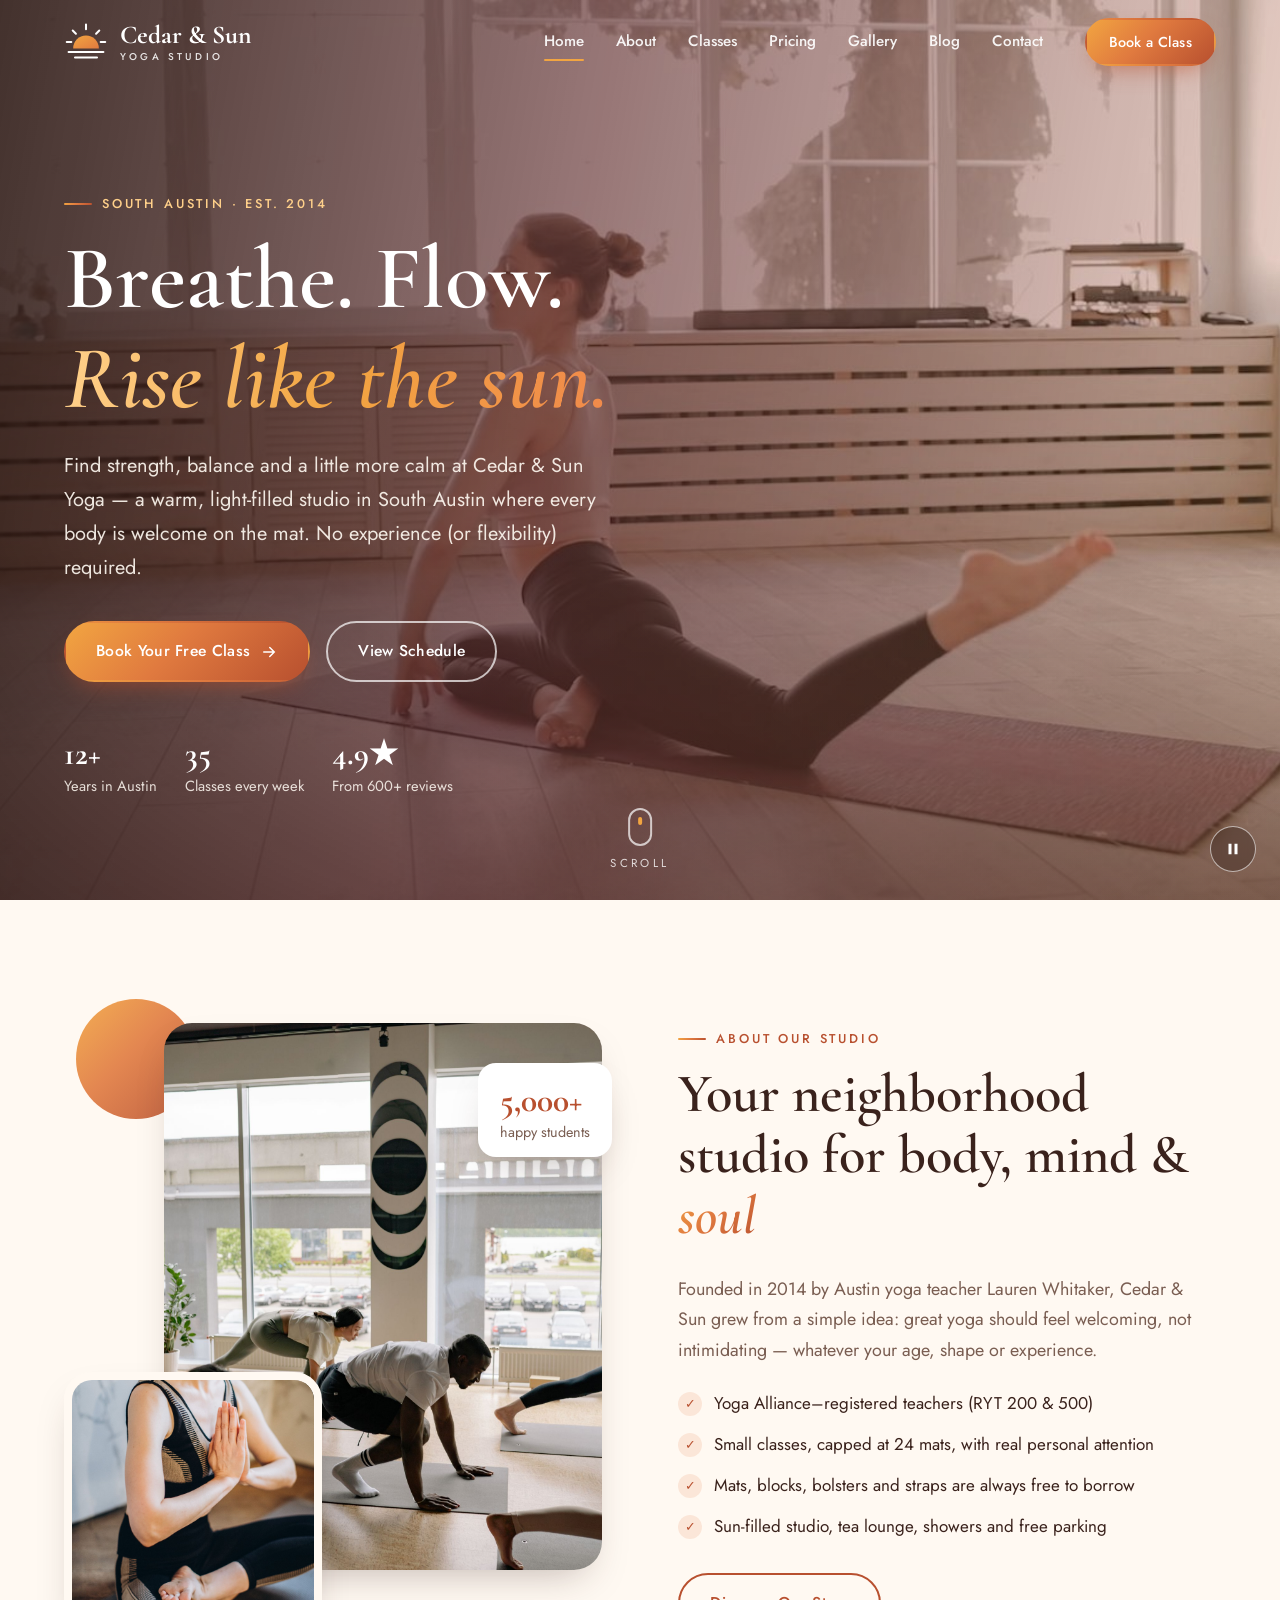
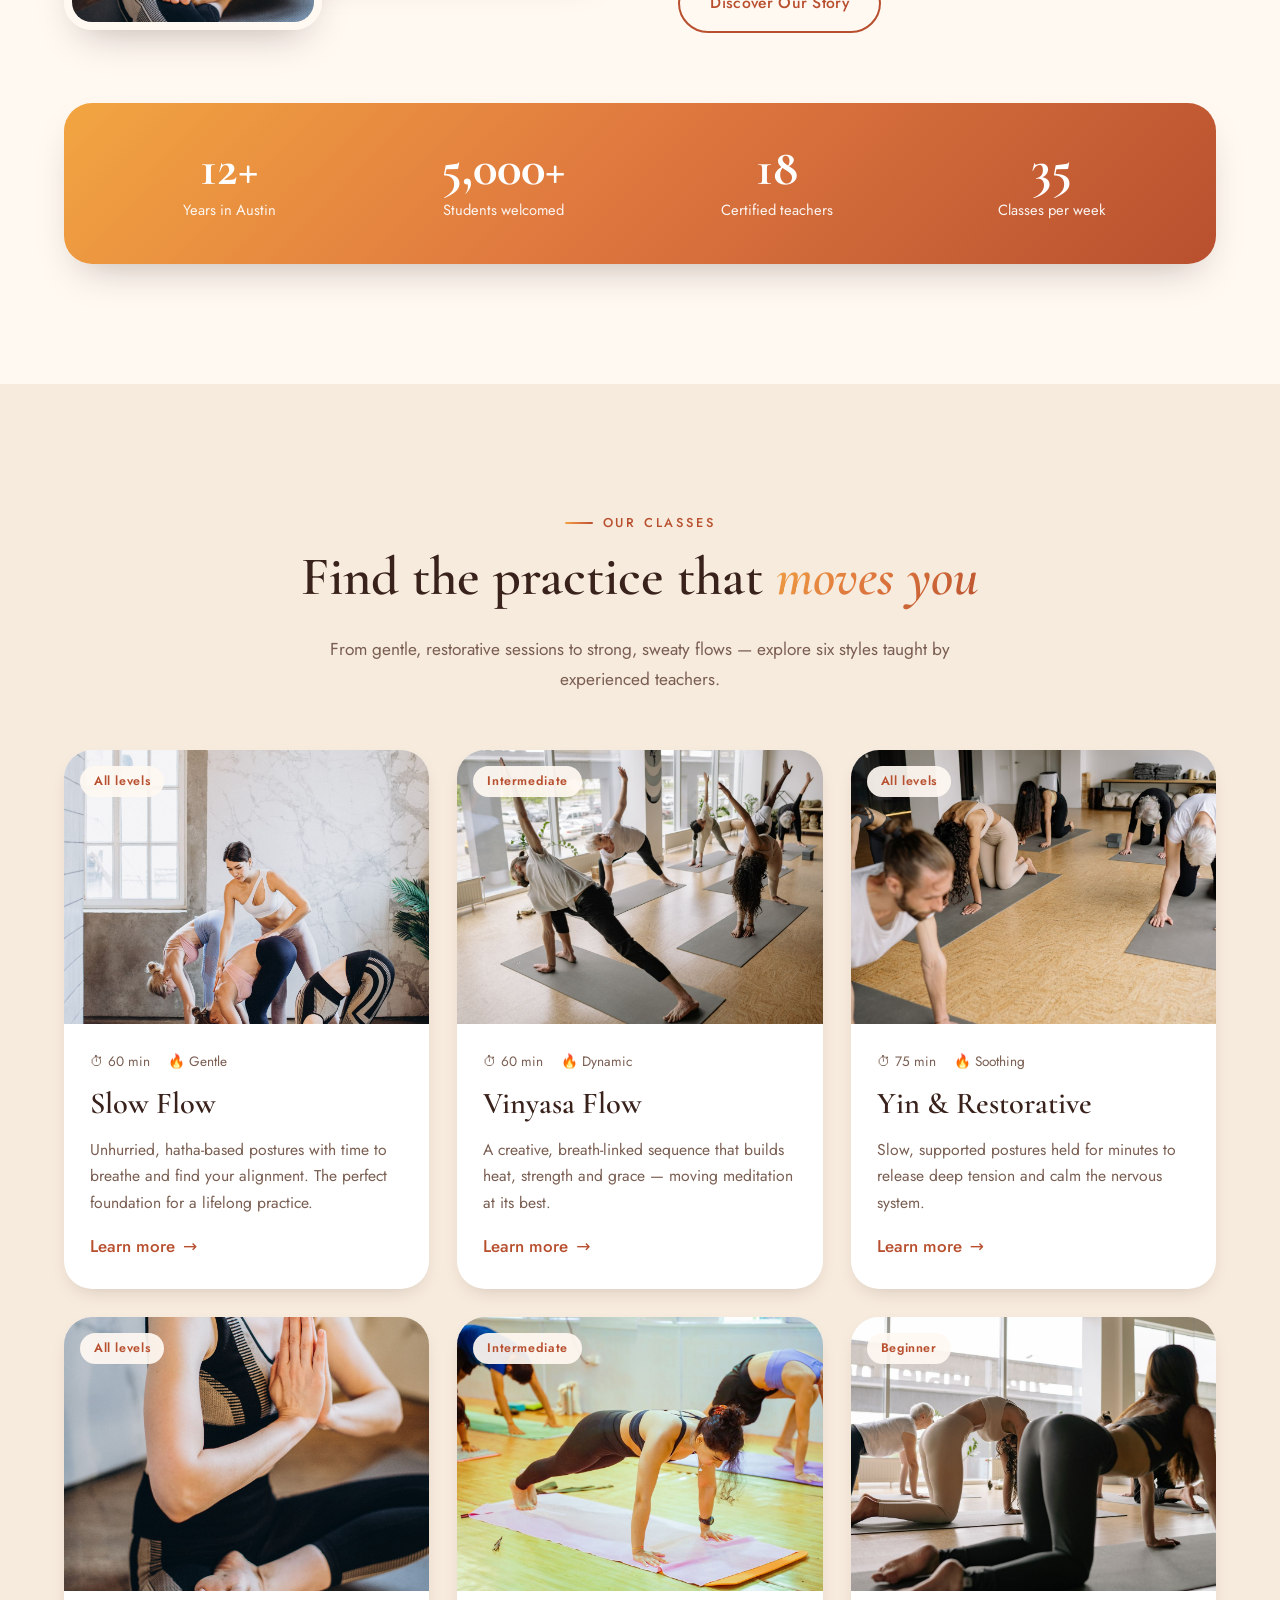
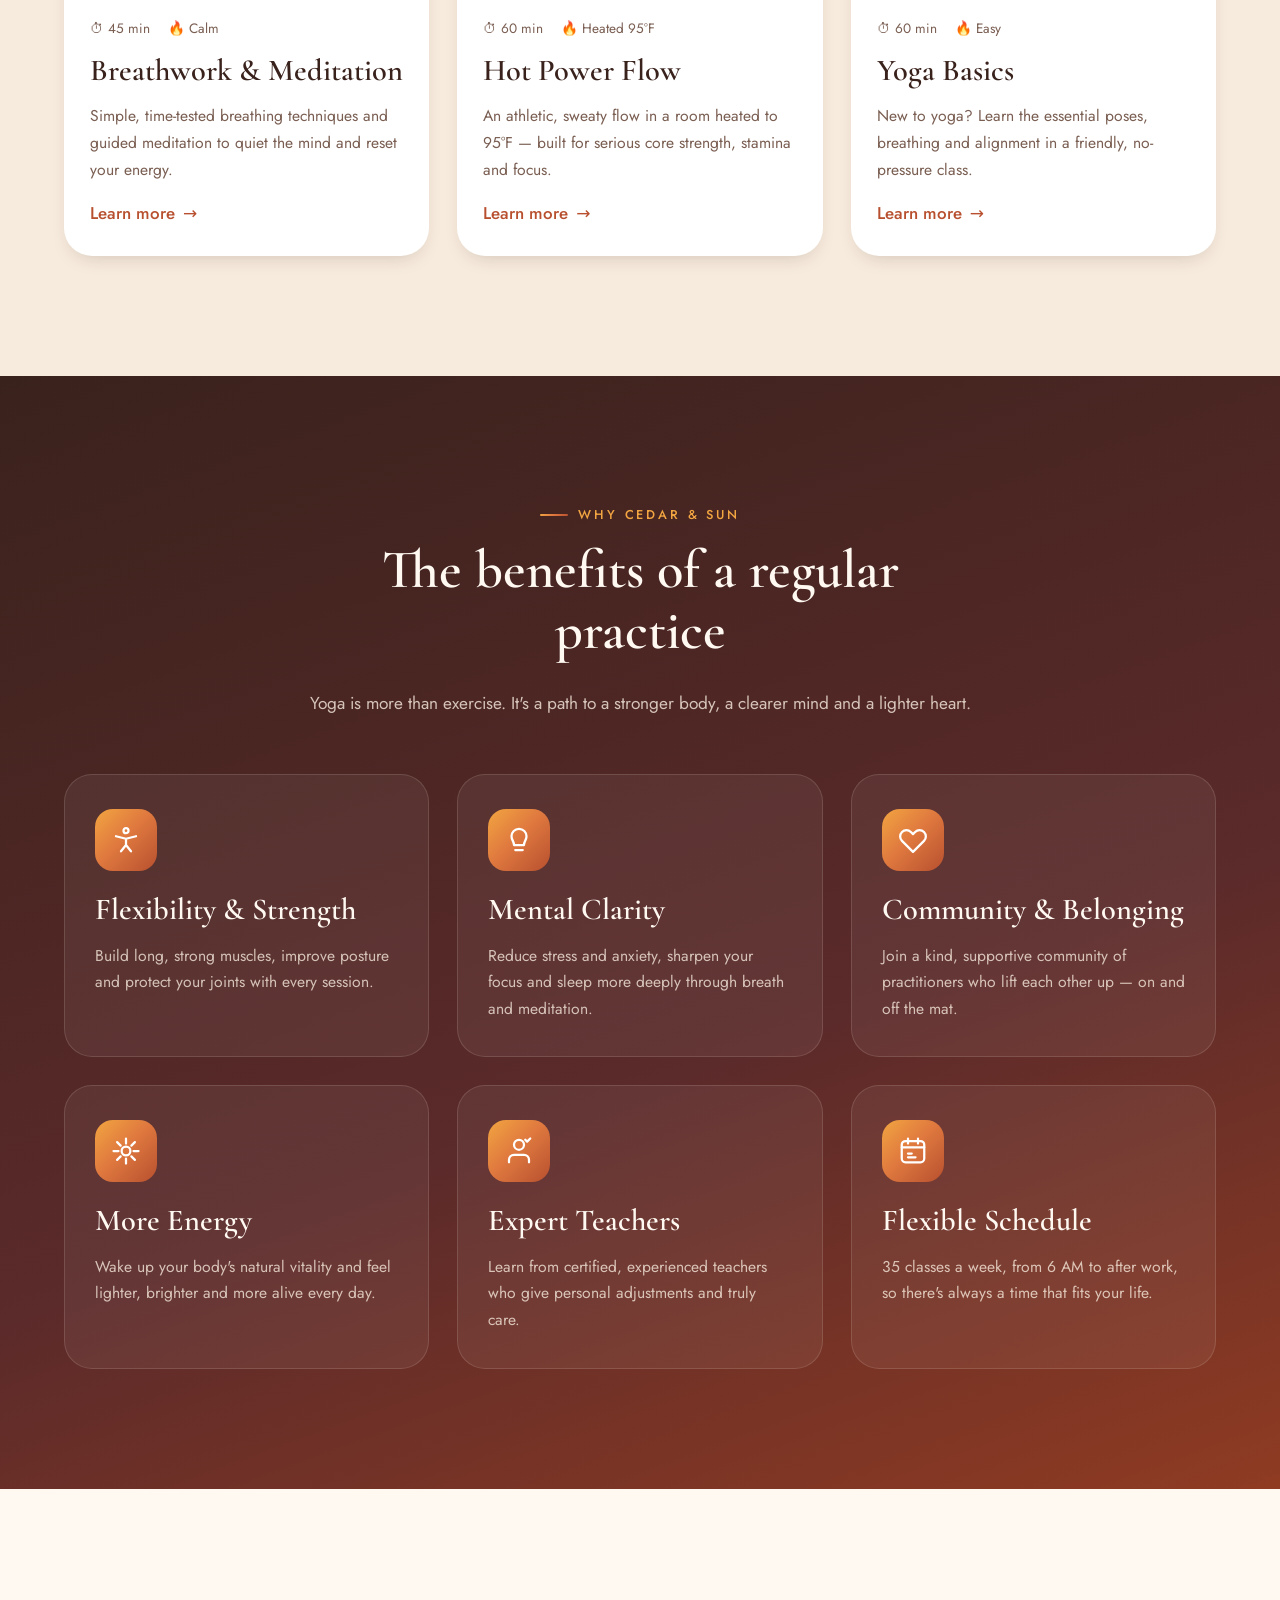
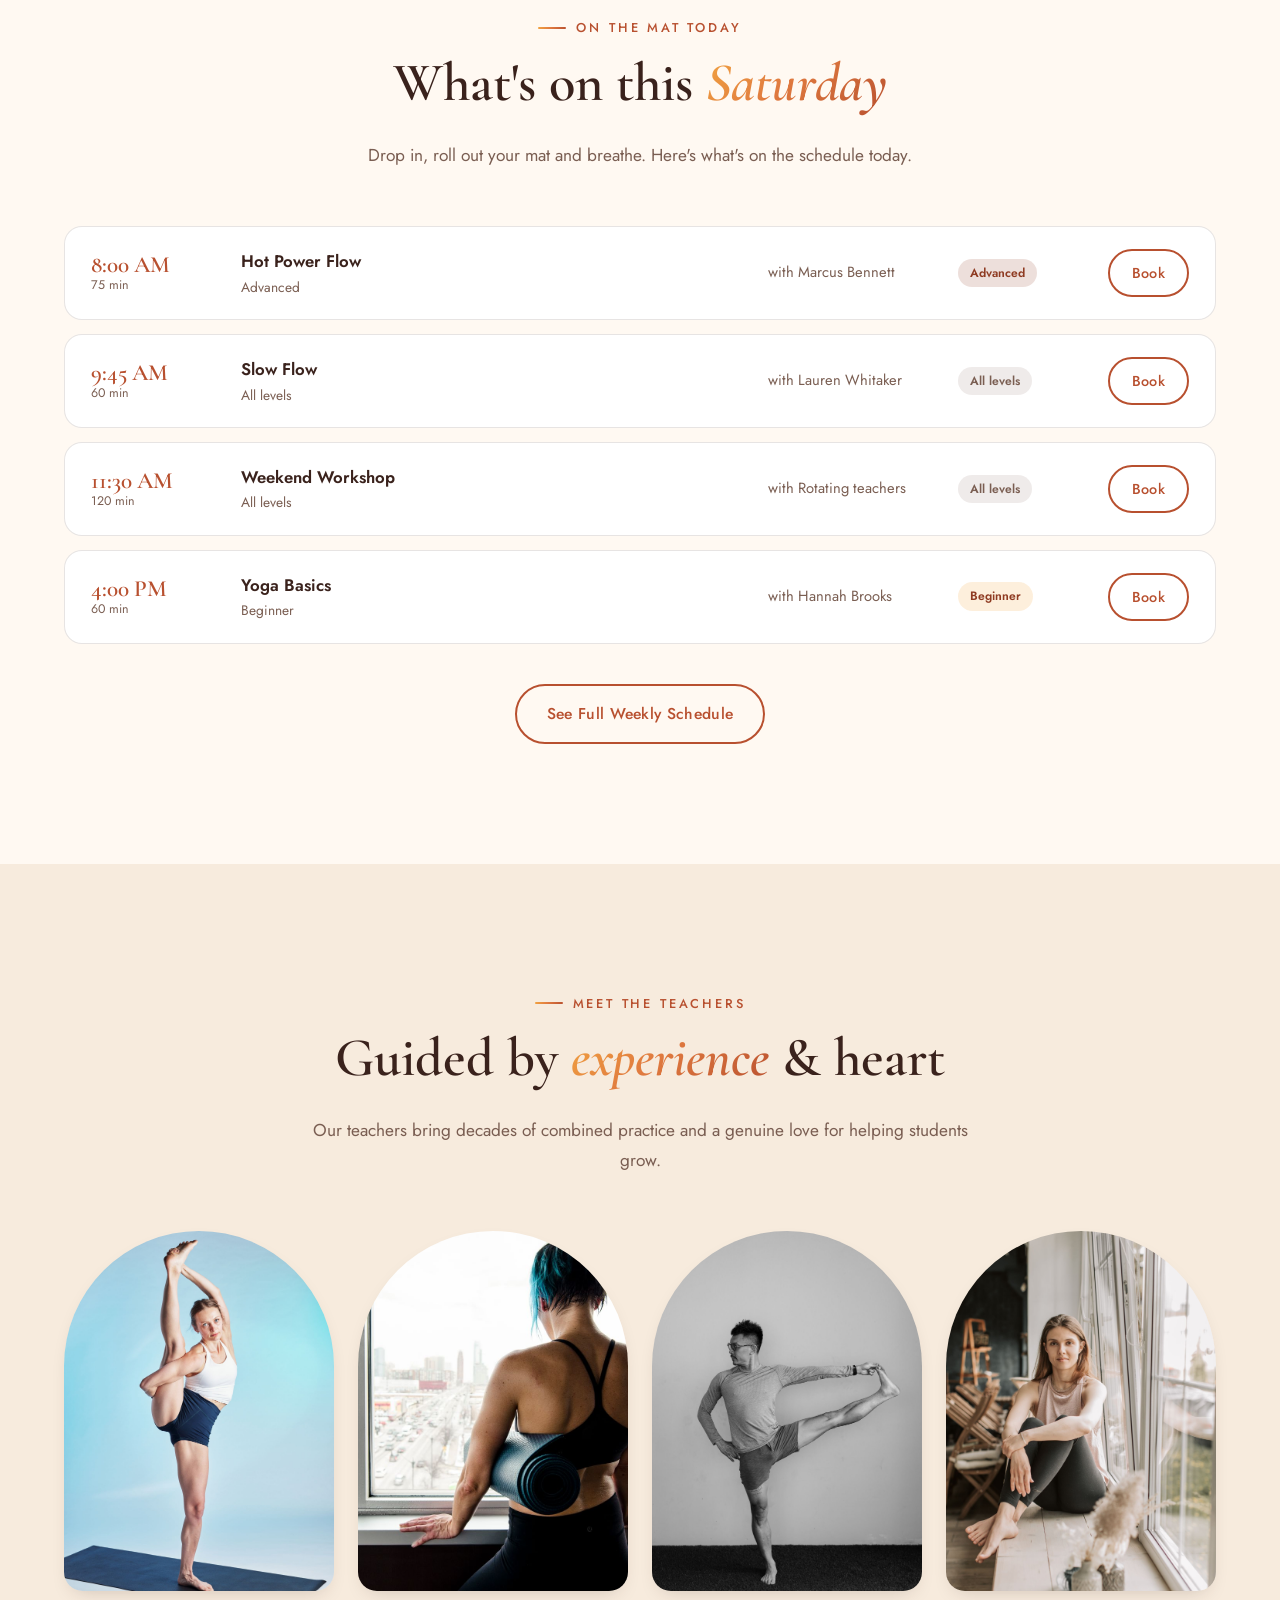
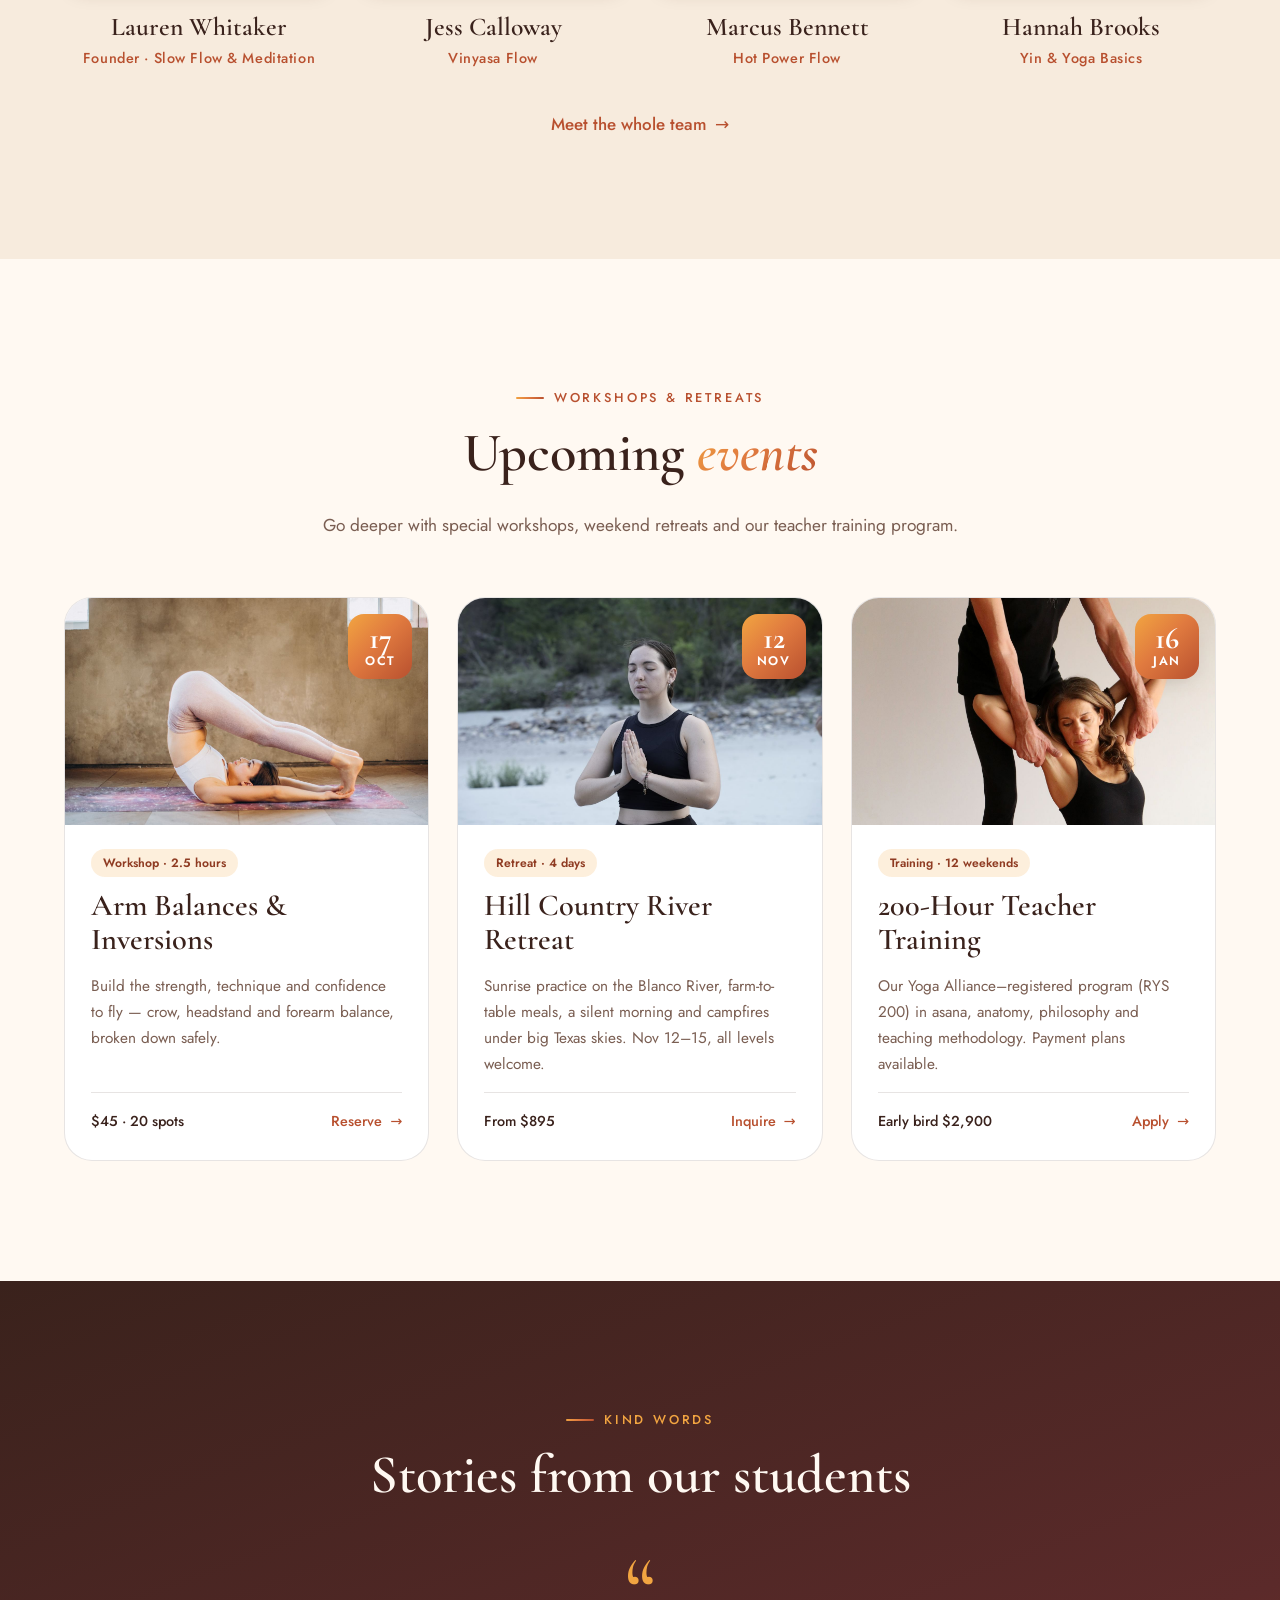
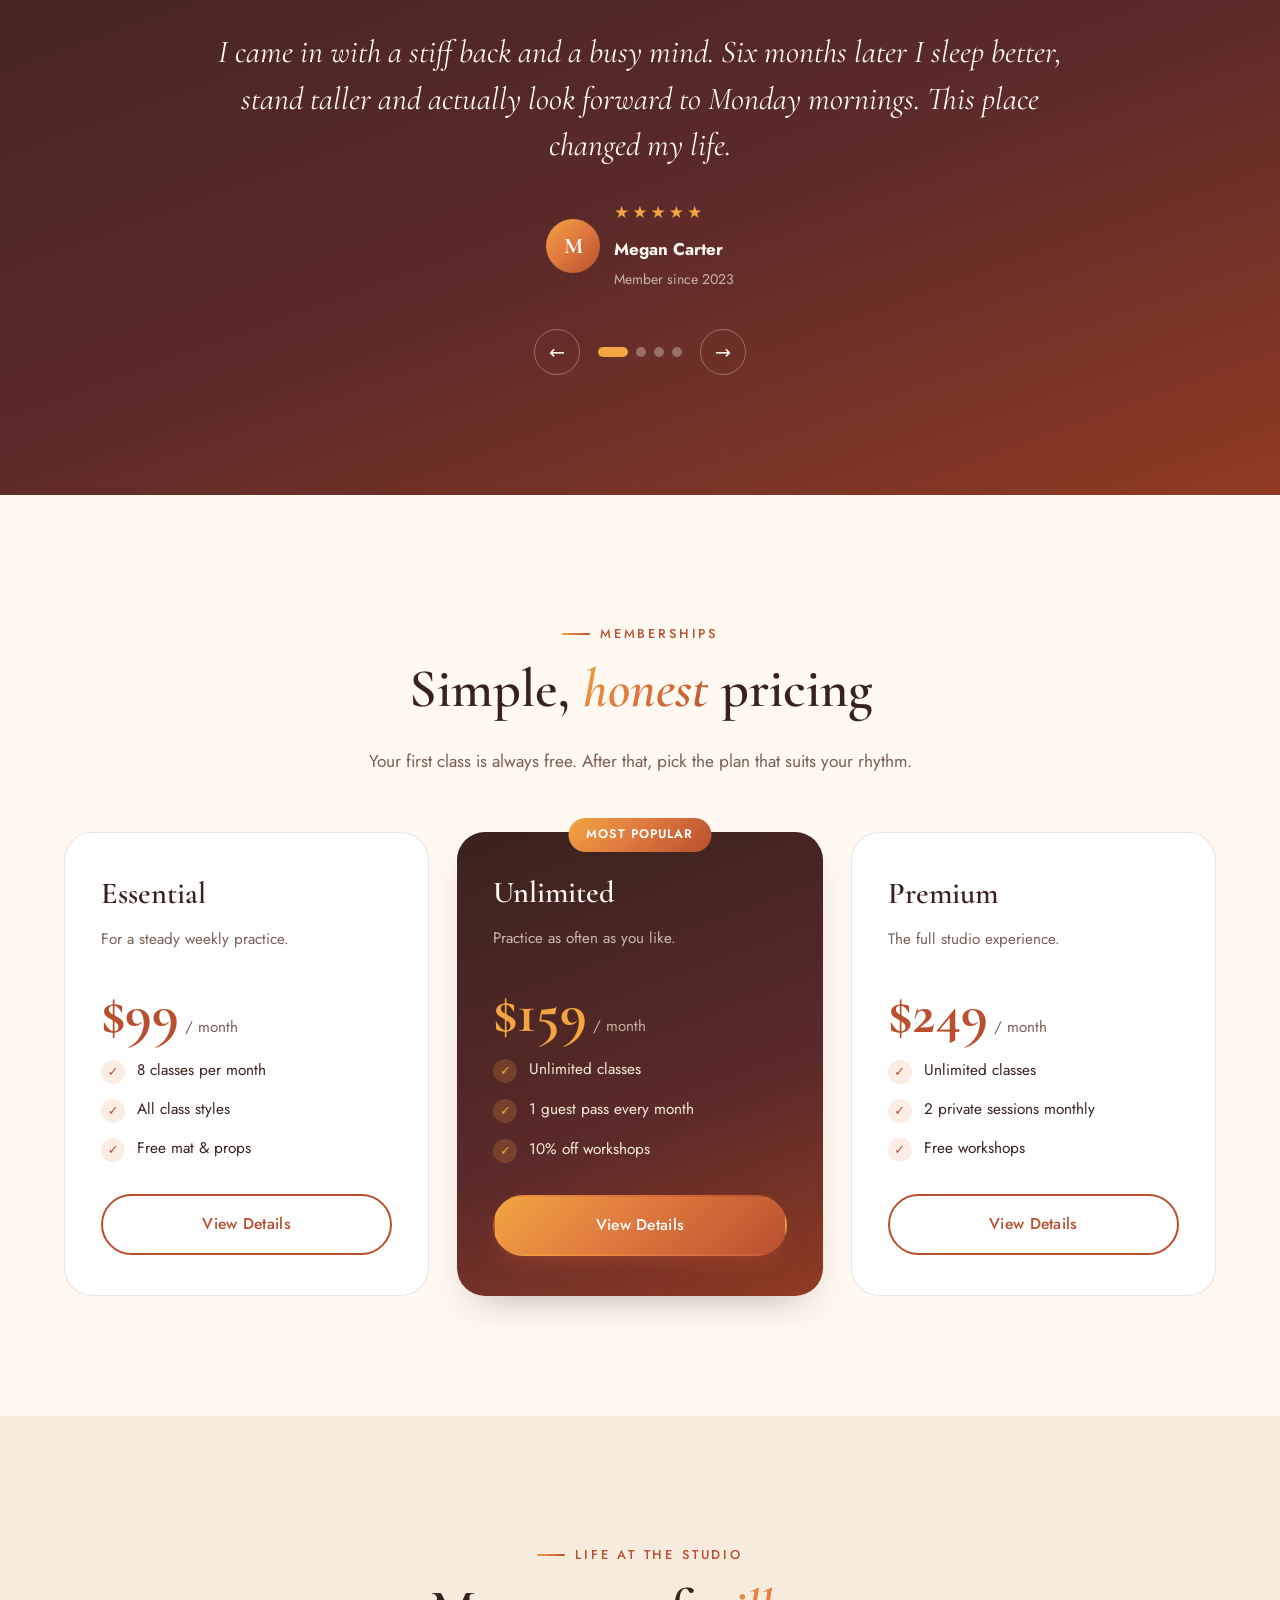
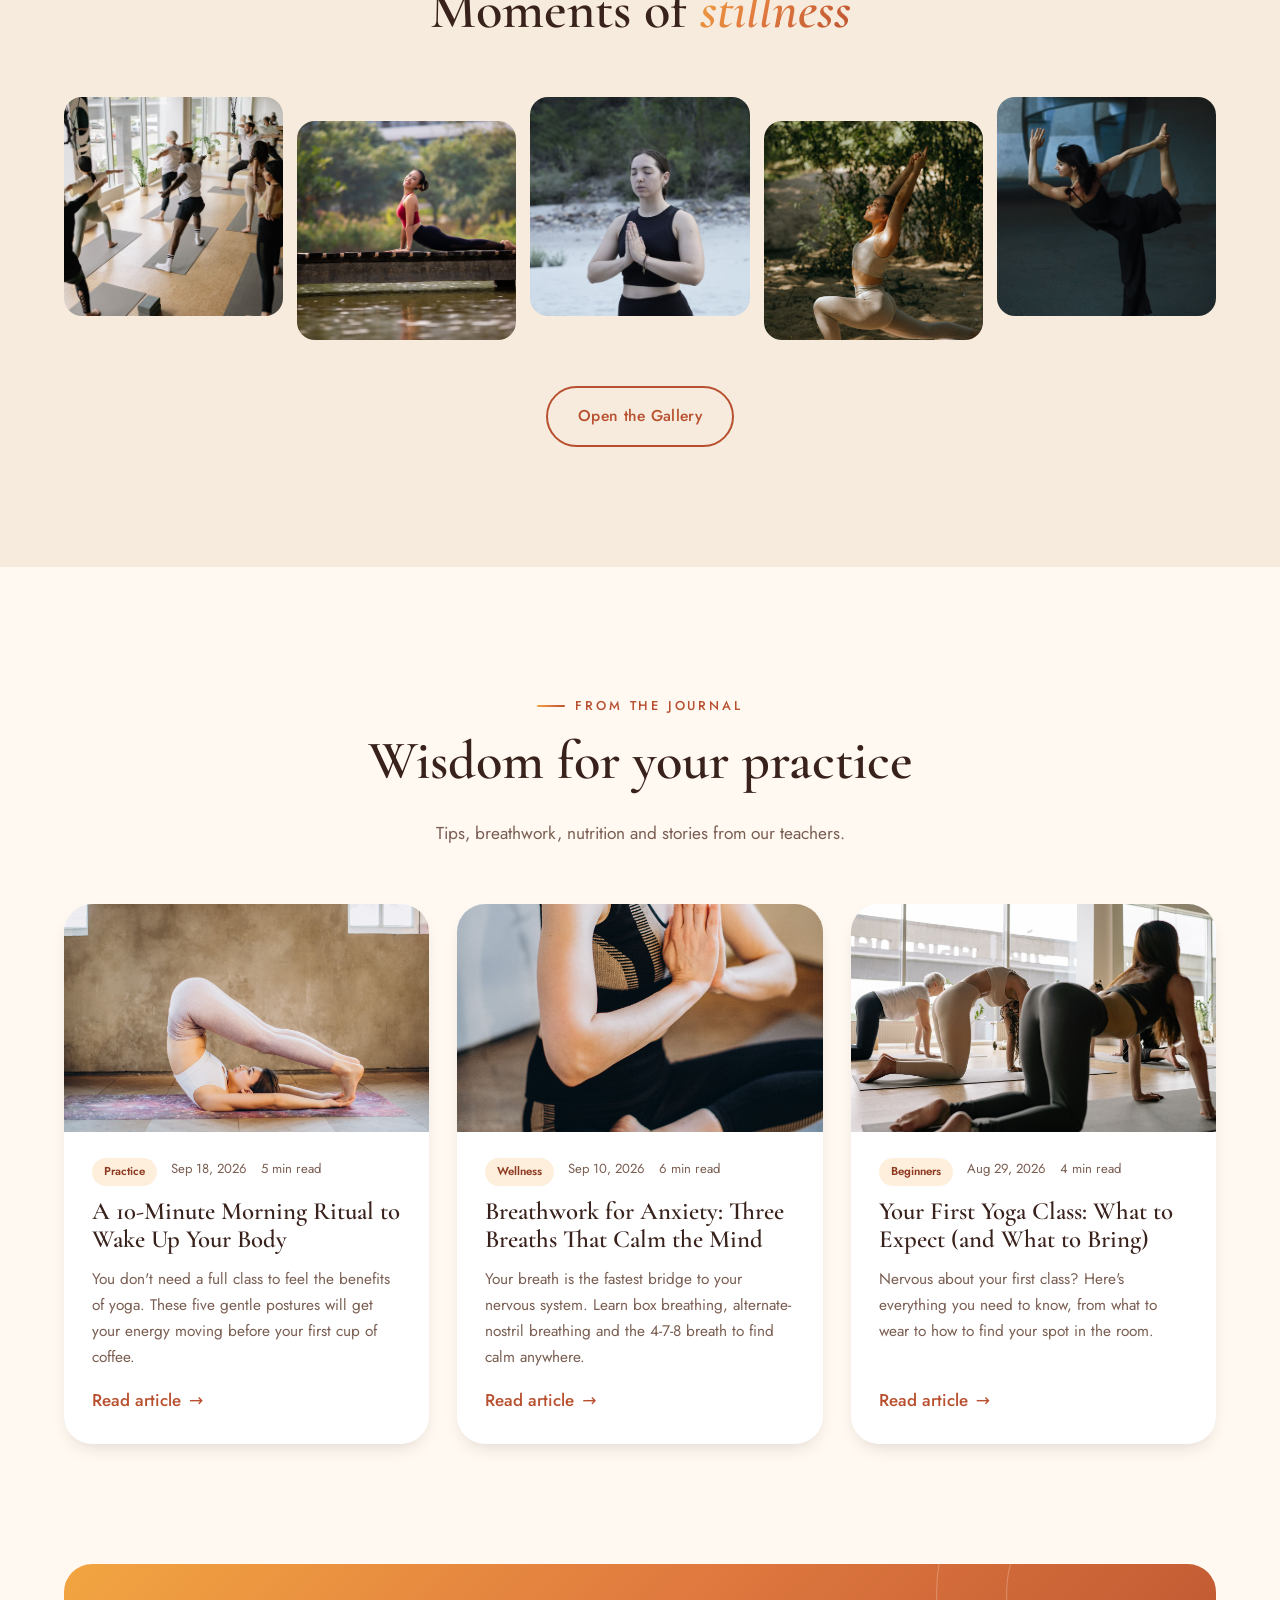
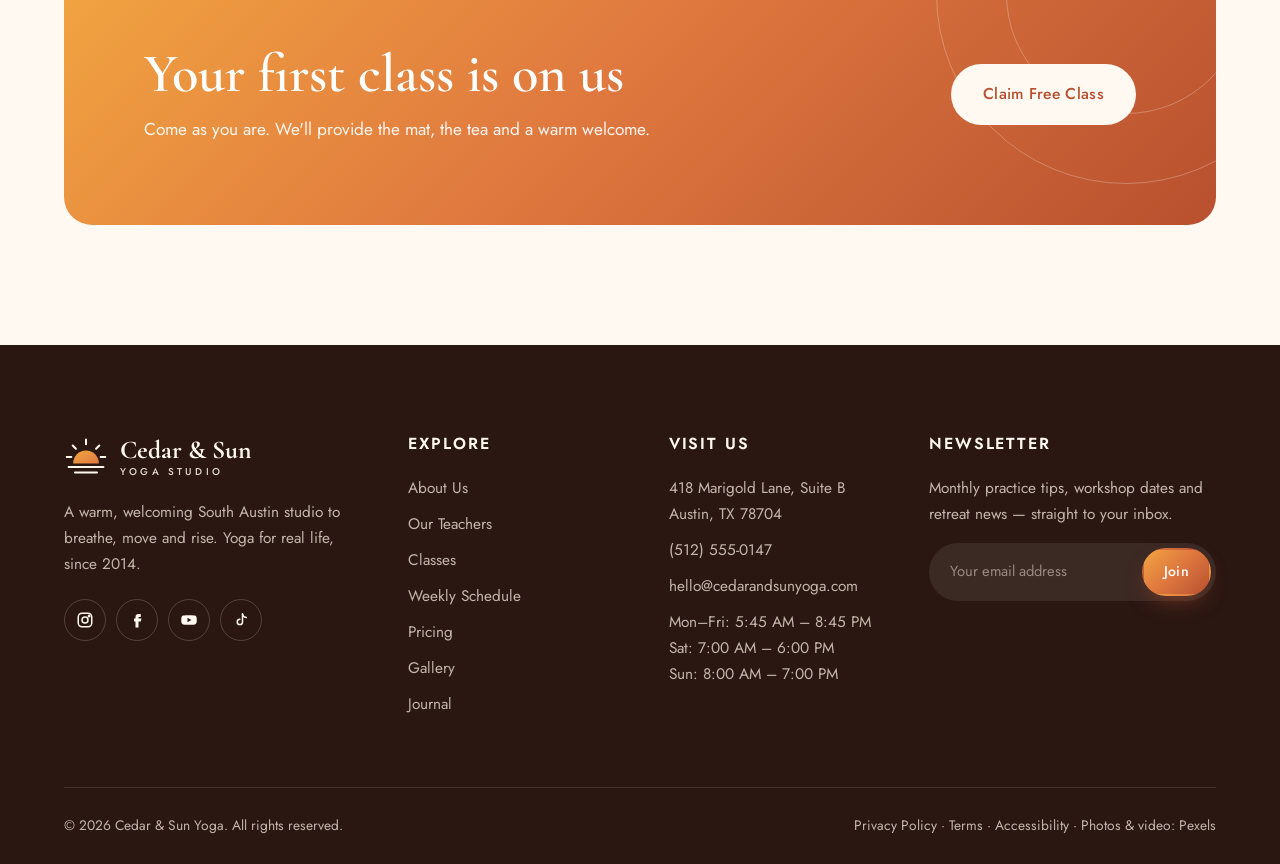
<file: index.html>
<!DOCTYPE html>
<html lang="en-US">
<head>
  <meta charset="UTF-8">
  <meta name="viewport" content="width=device-width, initial-scale=1">
  <meta name="theme-color" content="#B8502F">
  <meta property="og:site_name" content="Cedar &amp; Sun Yoga">
  <meta property="og:type" content="website">
  <meta property="og:locale" content="en_US">
  <meta property="og:image" content="https://images.pexels.com/photos/8436622/pexels-photo-8436622.jpeg?auto=compress&amp;cs=tinysrgb&amp;w=1200">
  <meta name="twitter:card" content="summary_large_image">
  <link rel="preconnect" href="https://fonts.googleapis.com">
  <link rel="preconnect" href="https://fonts.gstatic.com" crossorigin>
  <link href="https://fonts.googleapis.com/css2?family=Cormorant+Garamond:ital,wght@0,500;0,600;0,700;1,500;1,600&family=Jost:wght@300;400;500;600&display=swap" rel="stylesheet">
  <link rel="icon" href="data:image/svg+xml,%3Csvg xmlns='http://www.w3.org/2000/svg' viewBox='0 0 48 48'%3E%3Ccircle cx='24' cy='24' r='24' fill='%23B8502F'/%3E%3Cpath d='M12 30a12 12 0 0 1 24 0z' fill='%23F2A541'/%3E%3Cpath d='M10 34h28' stroke='%23FFF9F2' stroke-width='2.5' stroke-linecap='round'/%3E%3C/svg%3E">
  <link rel="stylesheet" href="css/style.css">
  <title>Cedar &amp; Sun Yoga | Yoga Classes in South Austin, TX</title>
  <meta name="description" content="Cedar &amp; Sun Yoga is a South Austin studio offering Slow Flow, Vinyasa, Hot Power, Yin and breathwork classes for all levels. Your first class is free.">
  <script type="application/ld+json">
  {
    "@context": "https://schema.org",
    "@type": "ExerciseGym",
    "name": "Cedar & Sun Yoga",
    "description": "Slow Flow, Vinyasa, Hot Power, Yin and breathwork classes for all levels in South Austin, Texas.",
    "image": "https://images.pexels.com/photos/8436622/pexels-photo-8436622.jpeg?auto=compress&cs=tinysrgb&w=1200",
    "telephone": "+1-512-555-0147",
    "email": "hello@cedarandsunyoga.com",
    "priceRange": "$$",
    "address": {
      "@type": "PostalAddress",
      "streetAddress": "418 Marigold Lane, Suite B",
      "addressLocality": "Austin",
      "addressRegion": "TX",
      "postalCode": "78704",
      "addressCountry": "US"
    },
    "openingHoursSpecification": [
      { "@type": "OpeningHoursSpecification", "dayOfWeek": ["Monday","Tuesday","Wednesday","Thursday","Friday"], "opens": "05:45", "closes": "20:45" },
      { "@type": "OpeningHoursSpecification", "dayOfWeek": "Saturday", "opens": "07:00", "closes": "18:00" },
      { "@type": "OpeningHoursSpecification", "dayOfWeek": "Sunday", "opens": "08:00", "closes": "19:00" }
    ]
  }
  </script>
</head>
<body class="home">
  <header class="site-header">
    <div class="container nav-wrap">
      <a href="index.html" class="logo" aria-label="Cedar &amp; Sun Yoga home">
        <svg viewBox="0 0 48 48" fill="none" aria-hidden="true">
          <defs><linearGradient id="logoGradH" x1="0" y1="0" x2="1" y2="1"><stop offset="0" stop-color="#F2A541"/><stop offset="1" stop-color="#E07A3F"/></linearGradient></defs>
          <path d="M10 31a14 14 0 0 1 28 0z" fill="url(#logoGradH)"/>
          <g stroke="currentColor" stroke-width="2.2" stroke-linecap="round">
            <path d="M24 5v5M9.5 11.5l3.5 3.5M38.5 11.5L35 15M3 24h5M40 24h5"/>
            <path d="M5 35h38M12 41h24"/>
          </g>
        </svg>
        <span>Cedar &amp; Sun<em>Yoga Studio</em></span>
      </a>
      <nav class="main-nav" aria-label="Main">
        <a href="index.html">Home</a>
        <a href="about.html">About</a>
        <a href="classes.html">Classes</a>
        <a href="pricing.html">Pricing</a>
        <a href="gallery.html">Gallery</a>
        <a href="blog.html">Blog</a>
        <a href="contact.html">Contact</a>
        <a href="contact.html#booking" class="btn mobile-cta">Book Your Free Class</a>
      </nav>
      <a href="contact.html#booking" class="btn btn--sm nav-cta">Book a Class</a>
      <button class="nav-toggle" type="button" aria-label="Open menu" aria-expanded="false"><span></span><span></span><span></span></button>
    </div>
  </header>

  <main>
    <!-- ===== HERO WITH BACKGROUND VIDEO ===== -->
    <section class="hero" aria-label="Welcome">
      <video class="hero__video" autoplay muted loop playsinline preload="auto"
             poster="assets/img/hero-poster.jpg"
             aria-hidden="true">
        <source src="assets/video/hero-1080.mp4" type="video/mp4" media="(min-width: 1100px)">
        <source src="assets/video/hero-720.mp4" type="video/mp4">
      </video>
      <div class="hero__overlay"></div>

      <div class="container">
        <div class="hero__content">
          <span class="eyebrow reveal">South Austin · Est. 2014</span>
          <h1 class="reveal reveal-delay-1">Breathe. Flow.<br><span class="text-grad">Rise like the sun.</span></h1>
          <p class="hero__lead reveal reveal-delay-2">Find strength, balance and a little more calm at Cedar &amp; Sun Yoga — a warm, light-filled studio in South Austin where every body is welcome on the mat. No experience (or flexibility) required.</p>
          <div class="hero__actions reveal reveal-delay-3">
            <a href="contact.html#booking" class="btn">Book Your Free Class
              <svg viewBox="0 0 24 24" fill="none" stroke="currentColor" stroke-width="2" stroke-linecap="round"><path d="M5 12h14M13 6l6 6-6 6"/></svg>
            </a>
            <a href="classes.html#schedule" class="btn btn--ghost">View Schedule</a>
          </div>
          <div class="hero__badges reveal reveal-delay-3">
            <div><strong>12+</strong>Years in Austin</div>
            <div><strong>35</strong>Classes every week</div>
            <div><strong>4.9★</strong>From 600+ reviews</div>
          </div>
        </div>
      </div>

      <div class="scroll-cue" aria-hidden="true"><span></span>Scroll</div>
      <div class="hero__controls">
        <button class="video-toggle" type="button" aria-label="Pause background video"></button>
      </div>
    </section>

    <!-- ===== WELCOME / INTRO ===== -->
    <section class="section">
      <div class="container">
        <div class="split">
          <div class="img-stack reveal">
            <div class="img-stack__sun"></div>
            <img class="img-stack__main" src="assets/img/8436622.jpg" alt="Students practicing yoga together in a bright studio" loading="lazy">
            <img class="img-stack__small" src="assets/img/3822454.jpg" alt="Woman meditating in lotus pose" loading="lazy">
            <div class="img-stack__tag"><strong>5,000+</strong>happy students</div>
          </div>
          <div class="reveal reveal-delay-1">
            <span class="eyebrow">About our studio</span>
            <h2>Your neighborhood studio for body, mind &amp; <span class="text-grad">soul</span></h2>
            <p class="lead">Founded in 2014 by Austin yoga teacher Lauren Whitaker, Cedar &amp; Sun grew from a simple idea: great yoga should feel welcoming, not intimidating — whatever your age, shape or experience.</p>
            <ul class="check-list">
              <li>Yoga Alliance–registered teachers (RYT 200 &amp; 500)</li>
              <li>Small classes, capped at 24 mats, with real personal attention</li>
              <li>Mats, blocks, bolsters and straps are always free to borrow</li>
              <li>Sun-filled studio, tea lounge, showers and free parking</li>
            </ul>
            <a href="about.html" class="btn btn--outline">Discover Our Story</a>
          </div>
        </div>

        <div class="stats reveal">
          <div class="stat"><strong data-count="12" data-suffix="+">12+</strong><span>Years in Austin</span></div>
          <div class="stat"><strong data-count="5000" data-suffix="+">5,000+</strong><span>Students welcomed</span></div>
          <div class="stat"><strong data-count="18">18</strong><span>Certified teachers</span></div>
          <div class="stat"><strong data-count="35">35</strong><span>Classes per week</span></div>
        </div>
      </div>
    </section>

    <!-- ===== CLASSES ===== -->
    <section class="section section--sand">
      <div class="container">
        <div class="section-head reveal">
          <span class="eyebrow">Our classes</span>
          <h2>Find the practice that <span class="text-grad">moves you</span></h2>
          <p>From gentle, restorative sessions to strong, sweaty flows — explore six styles taught by experienced teachers.</p>
        </div>
        <div class="grid-3">
          <article class="class-card reveal">
            <div class="class-card__img"><img src="assets/img/3822668.jpg" alt="Slow Flow yoga class" loading="lazy"><span class="class-card__level">All levels</span></div>
            <div class="class-card__body">
              <div class="class-card__meta"><span>⏱ 60 min</span><span>🔥 Gentle</span></div>
              <h3>Slow Flow</h3>
              <p>Unhurried, hatha-based postures with time to breathe and find your alignment. The perfect foundation for a lifelong practice.</p>
              <a href="classes.html#slowflow" class="link-arrow">Learn more</a>
            </div>
          </article>
          <article class="class-card reveal reveal-delay-1">
            <div class="class-card__img"><img src="assets/img/8436610.jpg" alt="Vinyasa flow class" loading="lazy"><span class="class-card__level">Intermediate</span></div>
            <div class="class-card__body">
              <div class="class-card__meta"><span>⏱ 60 min</span><span>🔥 Dynamic</span></div>
              <h3>Vinyasa Flow</h3>
              <p>A creative, breath-linked sequence that builds heat, strength and grace — moving meditation at its best.</p>
              <a href="classes.html#vinyasa" class="link-arrow">Learn more</a>
            </div>
          </article>
          <article class="class-card reveal reveal-delay-2">
            <div class="class-card__img"><img src="assets/img/8436711.jpg" alt="Yin and restorative yoga" loading="lazy"><span class="class-card__level">All levels</span></div>
            <div class="class-card__body">
              <div class="class-card__meta"><span>⏱ 75 min</span><span>🔥 Soothing</span></div>
              <h3>Yin &amp; Restorative</h3>
              <p>Slow, supported postures held for minutes to release deep tension and calm the nervous system.</p>
              <a href="classes.html#yin" class="link-arrow">Learn more</a>
            </div>
          </article>
          <article class="class-card reveal">
            <div class="class-card__img"><img src="assets/img/3822454.jpg" alt="Breathwork and meditation" loading="lazy"><span class="class-card__level">All levels</span></div>
            <div class="class-card__body">
              <div class="class-card__meta"><span>⏱ 45 min</span><span>🔥 Calm</span></div>
              <h3>Breathwork &amp; Meditation</h3>
              <p>Simple, time-tested breathing techniques and guided meditation to quiet the mind and reset your energy.</p>
              <a href="classes.html#breath" class="link-arrow">Learn more</a>
            </div>
          </article>
          <article class="class-card reveal reveal-delay-1">
            <div class="class-card__img"><img src="assets/img/28821063.jpg" alt="Hot Power Flow class in plank pose" loading="lazy"><span class="class-card__level">Intermediate</span></div>
            <div class="class-card__body">
              <div class="class-card__meta"><span>⏱ 60 min</span><span>🔥 Heated 95°F</span></div>
              <h3>Hot Power Flow</h3>
              <p>An athletic, sweaty flow in a room heated to 95°F — built for serious core strength, stamina and focus.</p>
              <a href="classes.html#power" class="link-arrow">Learn more</a>
            </div>
          </article>
          <article class="class-card reveal reveal-delay-2">
            <div class="class-card__img"><img src="assets/img/8436710.jpg" alt="Yoga Basics class" loading="lazy"><span class="class-card__level">Beginner</span></div>
            <div class="class-card__body">
              <div class="class-card__meta"><span>⏱ 60 min</span><span>🔥 Easy</span></div>
              <h3>Yoga Basics</h3>
              <p>New to yoga? Learn the essential poses, breathing and alignment in a friendly, no-pressure class.</p>
              <a href="classes.html#basics" class="link-arrow">Learn more</a>
            </div>
          </article>
        </div>
      </div>
    </section>

    <!-- ===== WHY US ===== -->
    <section class="section section--dark">
      <div class="container">
        <div class="section-head reveal">
          <span class="eyebrow">Why Cedar &amp; Sun</span>
          <h2>The benefits of a regular practice</h2>
          <p>Yoga is more than exercise. It's a path to a stronger body, a clearer mind and a lighter heart.</p>
        </div>
        <div class="grid-3">
          <div class="feature reveal">
            <div class="feature__icon"><svg viewBox="0 0 24 24" fill="none" stroke="currentColor" stroke-width="1.8" stroke-linecap="round" stroke-linejoin="round"><circle cx="12" cy="4.5" r="2"/><path d="M4 9l8 2 8-2M12 11v5l-4 5M12 16l4 5"/></svg></div>
            <h3>Flexibility &amp; Strength</h3>
            <p>Build long, strong muscles, improve posture and protect your joints with every session.</p>
          </div>
          <div class="feature reveal reveal-delay-1">
            <div class="feature__icon"><svg viewBox="0 0 24 24" fill="none" stroke="currentColor" stroke-width="1.8" stroke-linecap="round" stroke-linejoin="round"><path d="M12 3a6 6 0 0 0-6 6c0 3 2 4 2 7h8c0-3 2-4 2-7a6 6 0 0 0-6-6zM9 20h6"/></svg></div>
            <h3>Mental Clarity</h3>
            <p>Reduce stress and anxiety, sharpen your focus and sleep more deeply through breath and meditation.</p>
          </div>
          <div class="feature reveal reveal-delay-2">
            <div class="feature__icon"><svg viewBox="0 0 24 24" fill="none" stroke="currentColor" stroke-width="1.8" stroke-linecap="round" stroke-linejoin="round"><path d="M20.8 5.6a5 5 0 0 0-7.1 0L12 7.3l-1.7-1.7a5 5 0 1 0-7.1 7.1L12 21.5l8.8-8.8a5 5 0 0 0 0-7.1z"/></svg></div>
            <h3>Community &amp; Belonging</h3>
            <p>Join a kind, supportive community of practitioners who lift each other up — on and off the mat.</p>
          </div>
          <div class="feature reveal">
            <div class="feature__icon"><svg viewBox="0 0 24 24" fill="none" stroke="currentColor" stroke-width="1.8" stroke-linecap="round" stroke-linejoin="round"><path d="M12 2v4M12 18v4M4.9 4.9l2.8 2.8M16.3 16.3l2.8 2.8M2 12h4M18 12h4M4.9 19.1l2.8-2.8M16.3 7.7l2.8-2.8"/><circle cx="12" cy="12" r="3.5"/></svg></div>
            <h3>More Energy</h3>
            <p>Wake up your body's natural vitality and feel lighter, brighter and more alive every day.</p>
          </div>
          <div class="feature reveal reveal-delay-1">
            <div class="feature__icon"><svg viewBox="0 0 24 24" fill="none" stroke="currentColor" stroke-width="1.8" stroke-linecap="round" stroke-linejoin="round"><path d="M20 21v-2a4 4 0 0 0-4-4H8a4 4 0 0 0-4 4v2"/><circle cx="12" cy="7" r="4"/><path d="M17 3l1.5 1.5L21 2"/></svg></div>
            <h3>Expert Teachers</h3>
            <p>Learn from certified, experienced teachers who give personal adjustments and truly care.</p>
          </div>
          <div class="feature reveal reveal-delay-2">
            <div class="feature__icon"><svg viewBox="0 0 24 24" fill="none" stroke="currentColor" stroke-width="1.8" stroke-linecap="round" stroke-linejoin="round"><rect x="3" y="4" width="18" height="17" rx="3"/><path d="M3 9h18M8 2v4M16 2v4M8 14h3M8 17h6"/></svg></div>
            <h3>Flexible Schedule</h3>
            <p>35 classes a week, from 6 AM to after work, so there's always a time that fits your life.</p>
          </div>
        </div>
      </div>
    </section>

    <!-- ===== TODAY'S CLASSES ===== -->
    <section class="section">
      <div class="container">
        <div class="section-head reveal">
          <span class="eyebrow">On the mat today</span>
          <h2>What's on this <span class="text-grad" id="todayLabel">week</span></h2>
          <p>Drop in, roll out your mat and breathe. Here's what's on the schedule today.</p>
        </div>
        <div class="schedule-list" id="todayClasses"></div>
        <div class="text-center mt-40">
          <a href="classes.html#schedule" class="btn btn--outline">See Full Weekly Schedule</a>
        </div>
      </div>
    </section>

    <!-- ===== TEACHERS ===== -->
    <section class="section section--sand">
      <div class="container">
        <div class="section-head reveal">
          <span class="eyebrow">Meet the teachers</span>
          <h2>Guided by <span class="text-grad">experience</span> &amp; heart</h2>
          <p>Our teachers bring decades of combined practice and a genuine love for helping students grow.</p>
        </div>
        <div class="grid-4">
          <div class="teacher reveal">
            <div class="teacher__photo"><img src="assets/img/4083050.jpg" alt="Lauren Whitaker, founder and lead teacher" loading="lazy"></div>
            <h3>Lauren Whitaker</h3>
            <div class="teacher__role">Founder · Slow Flow &amp; Meditation</div>
          </div>
          <div class="teacher reveal reveal-delay-1">
            <div class="teacher__photo"><img src="assets/img/10992807.jpg" alt="Jess Calloway, vinyasa teacher" loading="lazy"></div>
            <h3>Jess Calloway</h3>
            <div class="teacher__role">Vinyasa Flow</div>
          </div>
          <div class="teacher reveal reveal-delay-2">
            <div class="teacher__photo"><img src="assets/img/33379879.jpg" alt="Marcus Bennett, Hot Power Flow teacher" loading="lazy"></div>
            <h3>Marcus Bennett</h3>
            <div class="teacher__role">Hot Power Flow</div>
          </div>
          <div class="teacher reveal reveal-delay-3">
            <div class="teacher__photo"><img src="assets/img/4534878.jpg" alt="Hannah Brooks, yin and basics teacher" loading="lazy"></div>
            <h3>Hannah Brooks</h3>
            <div class="teacher__role">Yin &amp; Yoga Basics</div>
          </div>
        </div>
        <div class="text-center mt-40">
          <a href="about.html#teachers" class="link-arrow">Meet the whole team</a>
        </div>
      </div>
    </section>

    <!-- ===== UPCOMING EVENTS ===== -->
    <section class="section">
      <div class="container">
        <div class="section-head reveal">
          <span class="eyebrow">Workshops &amp; retreats</span>
          <h2>Upcoming <span class="text-grad">events</span></h2>
          <p>Go deeper with special workshops, weekend retreats and our teacher training program.</p>
        </div>
        <div class="grid-3">
          <article class="event-card reveal">
            <div class="event-card__img">
              <img src="assets/img/3822534.jpg" alt="Student practicing a supported inversion" loading="lazy">
              <div class="event-card__date"><strong>17</strong>Oct</div>
            </div>
            <div class="event-card__body">
              <span class="pill">Workshop · 2.5 hours</span>
              <h3>Arm Balances &amp; Inversions</h3>
              <p>Build the strength, technique and confidence to fly — crow, headstand and forearm balance, broken down safely.</p>
              <div class="event-card__foot"><span>$45 · 20 spots</span><a href="contact.html?class=power#booking" class="link-arrow">Reserve</a></div>
            </div>
          </article>
          <article class="event-card reveal reveal-delay-1">
            <div class="event-card__img">
              <img src="assets/img/31196606.jpg" alt="Riverside practice at our Hill Country retreat" loading="lazy">
              <div class="event-card__date"><strong>12</strong>Nov</div>
            </div>
            <div class="event-card__body">
              <span class="pill">Retreat · 4 days</span>
              <h3>Hill Country River Retreat</h3>
              <p>Sunrise practice on the Blanco River, farm-to-table meals, a silent morning and campfires under big Texas skies. Nov 12–15, all levels welcome.</p>
              <div class="event-card__foot"><span>From $895</span><a href="contact.html#booking" class="link-arrow">Inquire</a></div>
            </div>
          </article>
          <article class="event-card reveal reveal-delay-2">
            <div class="event-card__img">
              <img src="assets/img/37182830.jpg" alt="Teacher trainee learning hands-on assists" loading="lazy">
              <div class="event-card__date"><strong>16</strong>Jan</div>
            </div>
            <div class="event-card__body">
              <span class="pill">Training · 12 weekends</span>
              <h3>200-Hour Teacher Training</h3>
              <p>Our Yoga Alliance–registered program (RYS 200) in asana, anatomy, philosophy and teaching methodology. Payment plans available.</p>
              <div class="event-card__foot"><span>Early bird $2,900</span><a href="contact.html#booking" class="link-arrow">Apply</a></div>
            </div>
          </article>
        </div>
      </div>
    </section>

    <!-- ===== TESTIMONIALS ===== -->
    <section class="section section--dark">
      <div class="container">
        <div class="section-head reveal">
          <span class="eyebrow">Kind words</span>
          <h2>Stories from our students</h2>
        </div>
        <div class="testimonials reveal">
          <div class="testimonial-track">
            <div class="testimonial">
              <span class="testimonial__quote-mark">“</span>
              <blockquote>I came in with a stiff back and a busy mind. Six months later I sleep better, stand taller and actually look forward to Monday mornings. This place changed my life.</blockquote>
              <div class="testimonial__person"><div class="testimonial__avatar">M</div><div><div class="stars">★★★★★</div><strong>Megan Carter</strong><span>Member since 2023</span></div></div>
            </div>
            <div class="testimonial">
              <span class="testimonial__quote-mark">“</span>
              <blockquote>The teachers remember your name, your injuries and your progress. It feels less like a studio and more like a second home. The Friday candlelight flow is magical.</blockquote>
              <div class="testimonial__person"><div class="testimonial__avatar">C</div><div><div class="stars">★★★★★</div><strong>Chris Delgado</strong><span>Vinyasa regular</span></div></div>
            </div>
            <div class="testimonial">
              <span class="testimonial__quote-mark">“</span>
              <blockquote>As a complete beginner in my fifties, I was nervous. Hannah's Yoga Basics class made me feel safe and capable from day one. I've never felt more flexible or calm.</blockquote>
              <div class="testimonial__person"><div class="testimonial__avatar">L</div><div><div class="stars">★★★★★</div><strong>Linda Morrison</strong><span>Yoga Basics regular</span></div></div>
            </div>
            <div class="testimonial">
              <span class="testimonial__quote-mark">“</span>
              <blockquote>Marcus's Hot Power Flow is the hardest, most rewarding hour of my week. I run the Lady Bird Lake trail most mornings, and my strength and recovery have never been better.</blockquote>
              <div class="testimonial__person"><div class="testimonial__avatar">J</div><div><div class="stars">★★★★★</div><strong>Jordan Ellis</strong><span>Hot Power Flow member</span></div></div>
            </div>
          </div>
          <div class="slider-nav">
            <button class="slider-btn slider-prev" type="button" aria-label="Previous testimonial">←</button>
            <div class="slider-dots"></div>
            <button class="slider-btn slider-next" type="button" aria-label="Next testimonial">→</button>
          </div>
        </div>
      </div>
    </section>

    <!-- ===== PRICING TEASER ===== -->
    <section class="section">
      <div class="container">
        <div class="section-head reveal">
          <span class="eyebrow">Memberships</span>
          <h2>Simple, <span class="text-grad">honest</span> pricing</h2>
          <p>Your first class is always free. After that, pick the plan that suits your rhythm.</p>
        </div>
        <div class="grid-3">
          <div class="price-card reveal">
            <h3>Essential</h3>
            <p class="price-card__desc">For a steady weekly practice.</p>
            <div class="price"><span class="price__amount">$99</span><span class="price__per">/ month</span></div>
            <ul class="check-list"><li>8 classes per month</li><li>All class styles</li><li>Free mat &amp; props</li></ul>
            <a href="pricing.html" class="btn btn--outline btn--block">View Details</a>
          </div>
          <div class="price-card price-card--featured reveal reveal-delay-1">
            <span class="price-card__badge">Most popular</span>
            <h3>Unlimited</h3>
            <p class="price-card__desc">Practice as often as you like.</p>
            <div class="price"><span class="price__amount">$159</span><span class="price__per">/ month</span></div>
            <ul class="check-list"><li>Unlimited classes</li><li>1 guest pass every month</li><li>10% off workshops</li></ul>
            <a href="pricing.html" class="btn btn--block">View Details</a>
          </div>
          <div class="price-card reveal reveal-delay-2">
            <h3>Premium</h3>
            <p class="price-card__desc">The full studio experience.</p>
            <div class="price"><span class="price__amount">$249</span><span class="price__per">/ month</span></div>
            <ul class="check-list"><li>Unlimited classes</li><li>2 private sessions monthly</li><li>Free workshops</li></ul>
            <a href="pricing.html" class="btn btn--outline btn--block">View Details</a>
          </div>
        </div>
      </div>
    </section>

    <!-- ===== GALLERY STRIP ===== -->
    <section class="section section--sand">
      <div class="container">
        <div class="section-head reveal">
          <span class="eyebrow">Life at the studio</span>
          <h2>Moments of <span class="text-grad">stillness</span></h2>
        </div>
        <div class="gallery-strip reveal">
          <a href="gallery.html"><img src="assets/img/8436627.jpg" alt="Group yoga class" loading="lazy"></a>
          <a href="gallery.html"><img src="assets/img/13849165.jpg" alt="Yoga on the dock" loading="lazy"></a>
          <a href="gallery.html"><img src="assets/img/31196606.jpg" alt="Riverside retreat practice" loading="lazy"></a>
          <a href="gallery.html"><img src="assets/img/8534435.jpg" alt="Yoga in the forest" loading="lazy"></a>
          <a href="gallery.html"><img src="assets/img/12651641.jpg" alt="Woman balancing in tree pose" loading="lazy"></a>
        </div>
        <div class="text-center mt-40" style="margin-top:70px">
          <a href="gallery.html" class="btn btn--outline">Open the Gallery</a>
        </div>
      </div>
    </section>

    <!-- ===== BLOG ===== -->
    <section class="section">
      <div class="container">
        <div class="section-head reveal">
          <span class="eyebrow">From the journal</span>
          <h2>Wisdom for your practice</h2>
          <p>Tips, breathwork, nutrition and stories from our teachers.</p>
        </div>
        <div class="grid-3" id="latestPosts"></div>
      </div>
    </section>

    <!-- ===== CTA ===== -->
    <section class="section" style="padding-top:0">
      <div class="container">
        <div class="cta-band reveal">
          <div>
            <h2>Your first class is on us</h2>
            <p>Come as you are. We'll provide the mat, the tea and a warm welcome.</p>
          </div>
          <a href="contact.html#booking" class="btn btn--light">Claim Free Class</a>
        </div>
      </div>
    </section>
  </main>

  <footer class="site-footer">
    <div class="container">
      <div class="footer-grid">
        <div>
          <a href="index.html" class="logo" aria-label="Cedar &amp; Sun Yoga home">
            <svg viewBox="0 0 48 48" fill="none" aria-hidden="true">
              <defs><linearGradient id="logoGradF" x1="0" y1="0" x2="1" y2="1"><stop offset="0" stop-color="#F2A541"/><stop offset="1" stop-color="#E07A3F"/></linearGradient></defs>
              <path d="M10 31a14 14 0 0 1 28 0z" fill="url(#logoGradF)"/>
              <g stroke="currentColor" stroke-width="2.2" stroke-linecap="round">
                <path d="M24 5v5M9.5 11.5l3.5 3.5M38.5 11.5L35 15M3 24h5M40 24h5"/>
                <path d="M5 35h38M12 41h24"/>
              </g>
            </svg>
            <span>Cedar &amp; Sun<em>Yoga Studio</em></span>
          </a>
          <p>A warm, welcoming South Austin studio to breathe, move and rise. Yoga for real life, since 2014.</p>
          <div class="socials">
            <a href="#" aria-label="Instagram"><svg viewBox="0 0 24 24" fill="none" stroke="currentColor" stroke-width="2"><rect x="3" y="3" width="18" height="18" rx="5"/><circle cx="12" cy="12" r="4"/><circle cx="17.5" cy="6.5" r="1" fill="currentColor"/></svg></a>
            <a href="#" aria-label="Facebook"><svg viewBox="0 0 24 24" fill="currentColor"><path d="M14 8h3V4h-3a4 4 0 0 0-4 4v2H8v4h2v8h4v-8h3l1-4h-4V8z"/></svg></a>
            <a href="#" aria-label="YouTube"><svg viewBox="0 0 24 24" fill="currentColor"><path d="M22 8.2a3 3 0 0 0-2.1-2.1C18 5.6 12 5.6 12 5.6s-6 0-7.9.5A3 3 0 0 0 2 8.2 31 31 0 0 0 1.6 12 31 31 0 0 0 2 15.8a3 3 0 0 0 2.1 2.1c1.9.5 7.9.5 7.9.5s6 0 7.9-.5a3 3 0 0 0 2.1-2.1 31 31 0 0 0 .4-3.8 31 31 0 0 0-.4-3.8zM10 15V9l5.2 3z"/></svg></a>
            <a href="#" aria-label="TikTok"><svg viewBox="0 0 24 24" fill="none" stroke="currentColor" stroke-width="2" stroke-linecap="round" stroke-linejoin="round"><path d="M14 4v10.5a3.5 3.5 0 1 1-3.5-3.5"/><path d="M14 4c.4 2.6 2.2 4.4 5 4.8"/></svg></a>
          </div>
        </div>
        <div>
          <h4>Explore</h4>
          <ul class="footer-links">
            <li><a href="about.html">About Us</a></li>
            <li><a href="about.html#teachers">Our Teachers</a></li>
            <li><a href="classes.html">Classes</a></li>
            <li><a href="classes.html#schedule">Weekly Schedule</a></li>
            <li><a href="pricing.html">Pricing</a></li>
            <li><a href="gallery.html">Gallery</a></li>
            <li><a href="blog.html">Journal</a></li>
          </ul>
        </div>
        <div>
          <h4>Visit Us</h4>
          <ul class="footer-links">
            <li>418 Marigold Lane, Suite B<br>Austin, TX 78704</li>
            <li><a href="tel:+15125550147">(512) 555-0147</a></li>
            <li><a href="mailto:hello@cedarandsunyoga.com">hello@cedarandsunyoga.com</a></li>
            <li>Mon–Fri: 5:45 AM – 8:45 PM<br>Sat: 7:00 AM – 6:00 PM<br>Sun: 8:00 AM – 7:00 PM</li>
          </ul>
        </div>
        <div>
          <h4>Newsletter</h4>
          <p>Monthly practice tips, workshop dates and retreat news — straight to your inbox.</p>
          <form class="newsletter" novalidate>
            <label for="nl-email" class="sr-only">Email address</label>
            <input id="nl-email" type="email" placeholder="Your email address" required>
            <button class="btn" type="submit">Join</button>
          </form>
          <p class="newsletter-msg" aria-live="polite"></p>
        </div>
      </div>
      <div class="footer-bottom">
        <span>© <span class="year">2026</span> Cedar &amp; Sun Yoga. All rights reserved.</span>
        <span><a href="#">Privacy Policy</a> · <a href="#">Terms</a> · <a href="#">Accessibility</a> · Photos &amp; video: <a href="https://www.pexels.com" target="_blank" rel="noopener">Pexels</a></span>
      </div>
    </div>
  </footer>

  <button class="back-to-top" type="button" aria-label="Back to top">↑</button>
  <script src="js/main.js"></script>
</body>
</html>
</file>
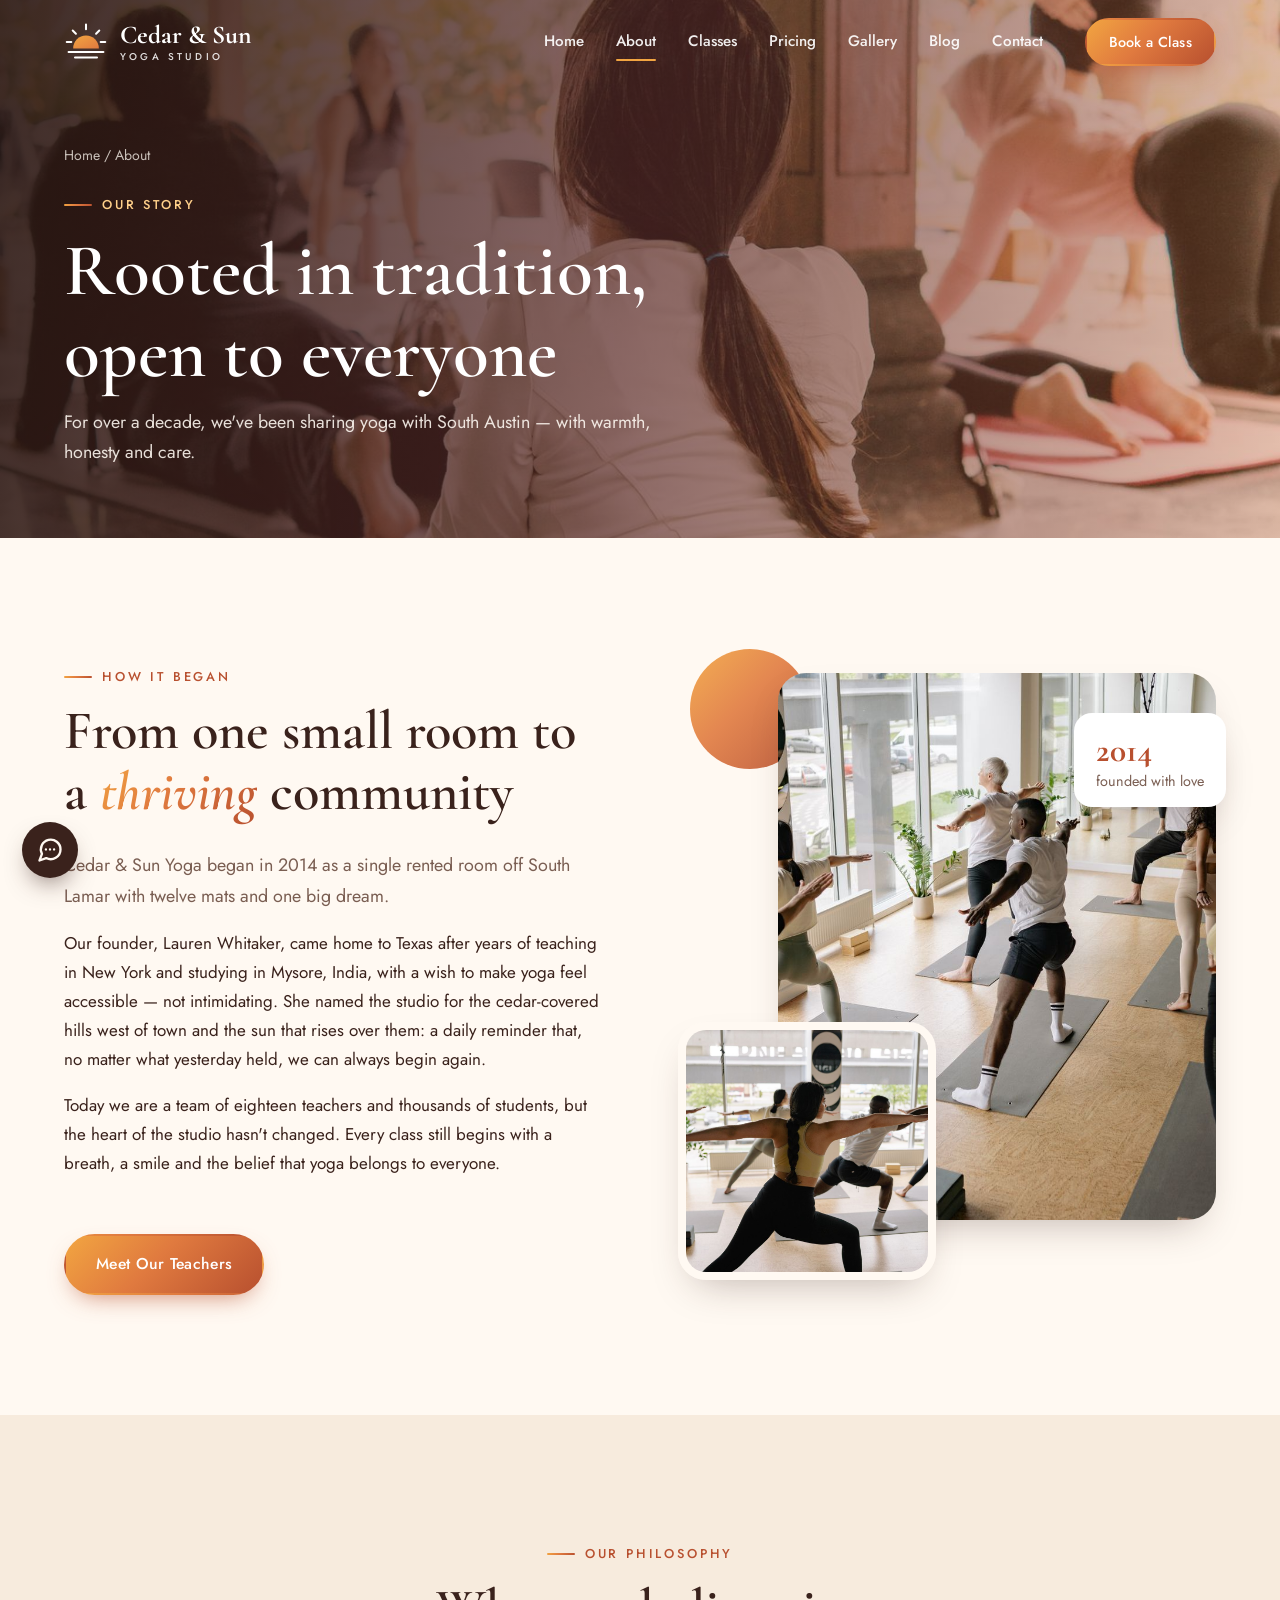
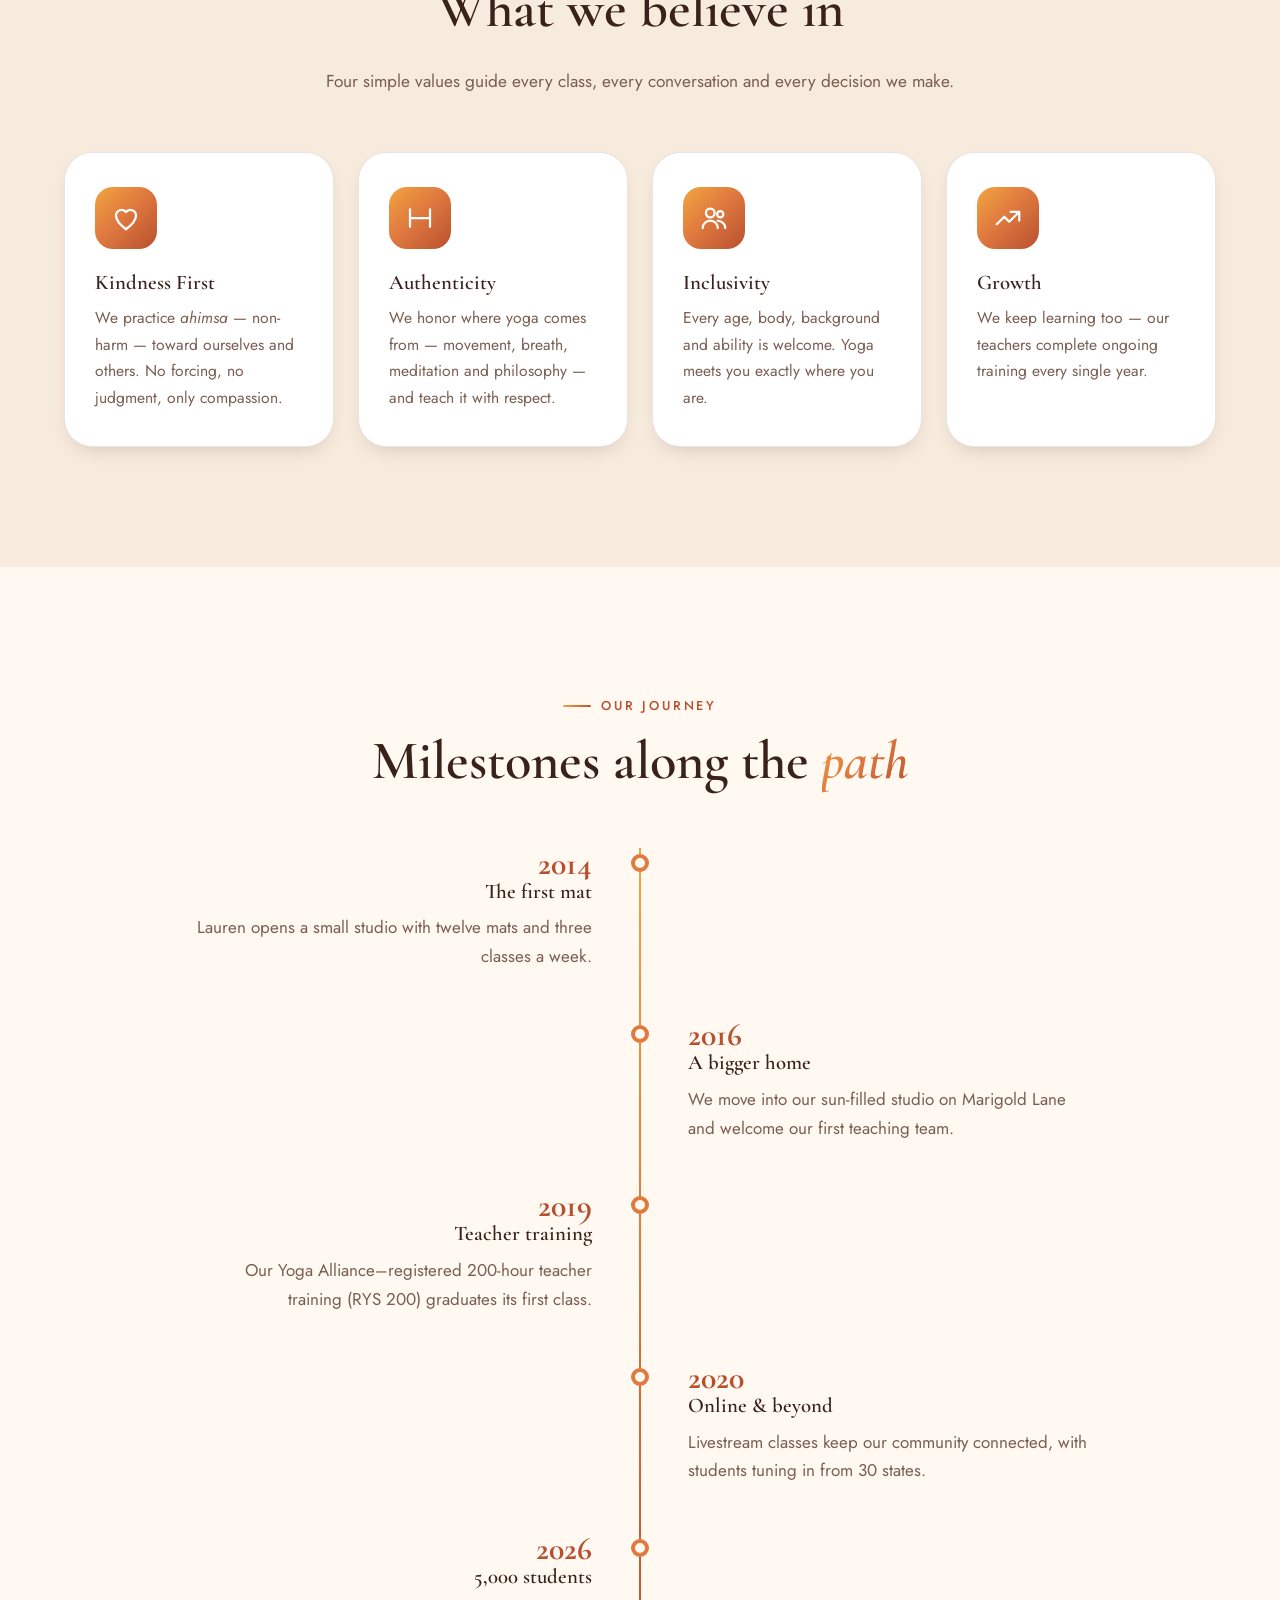
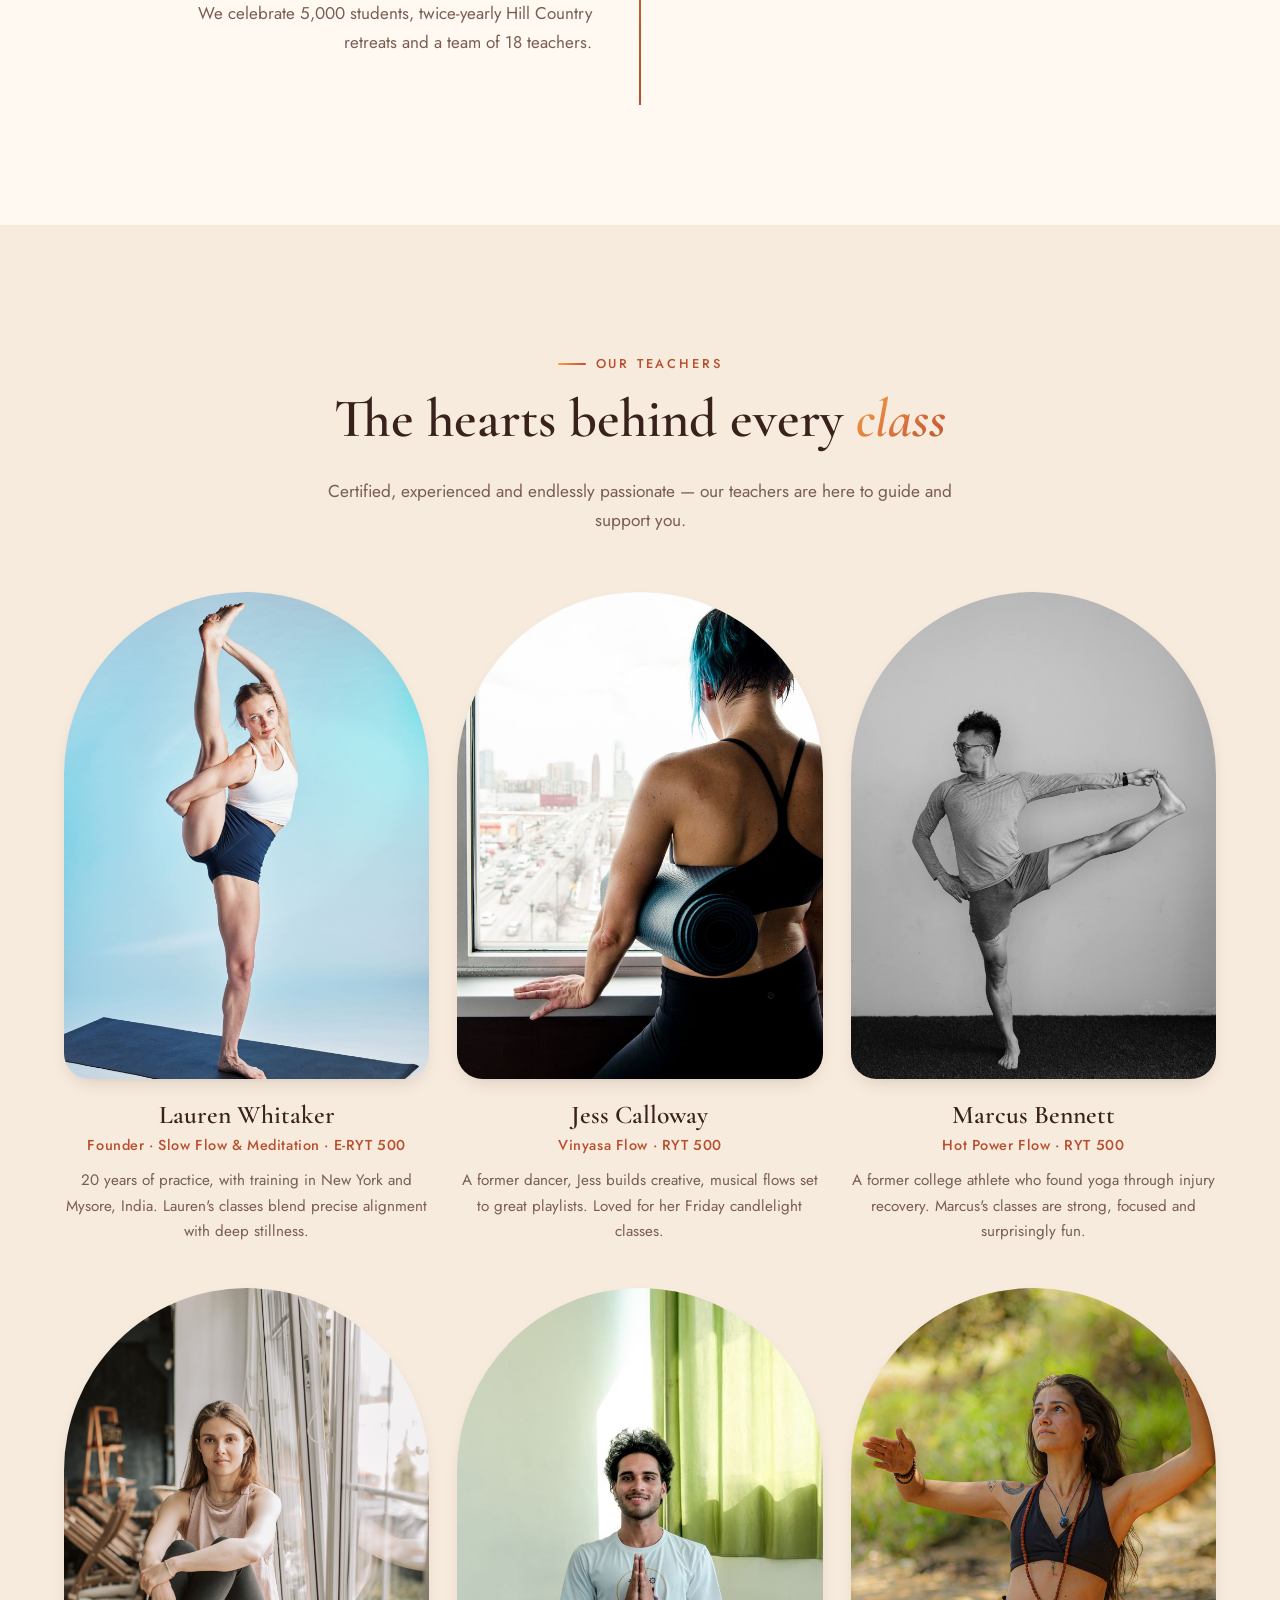
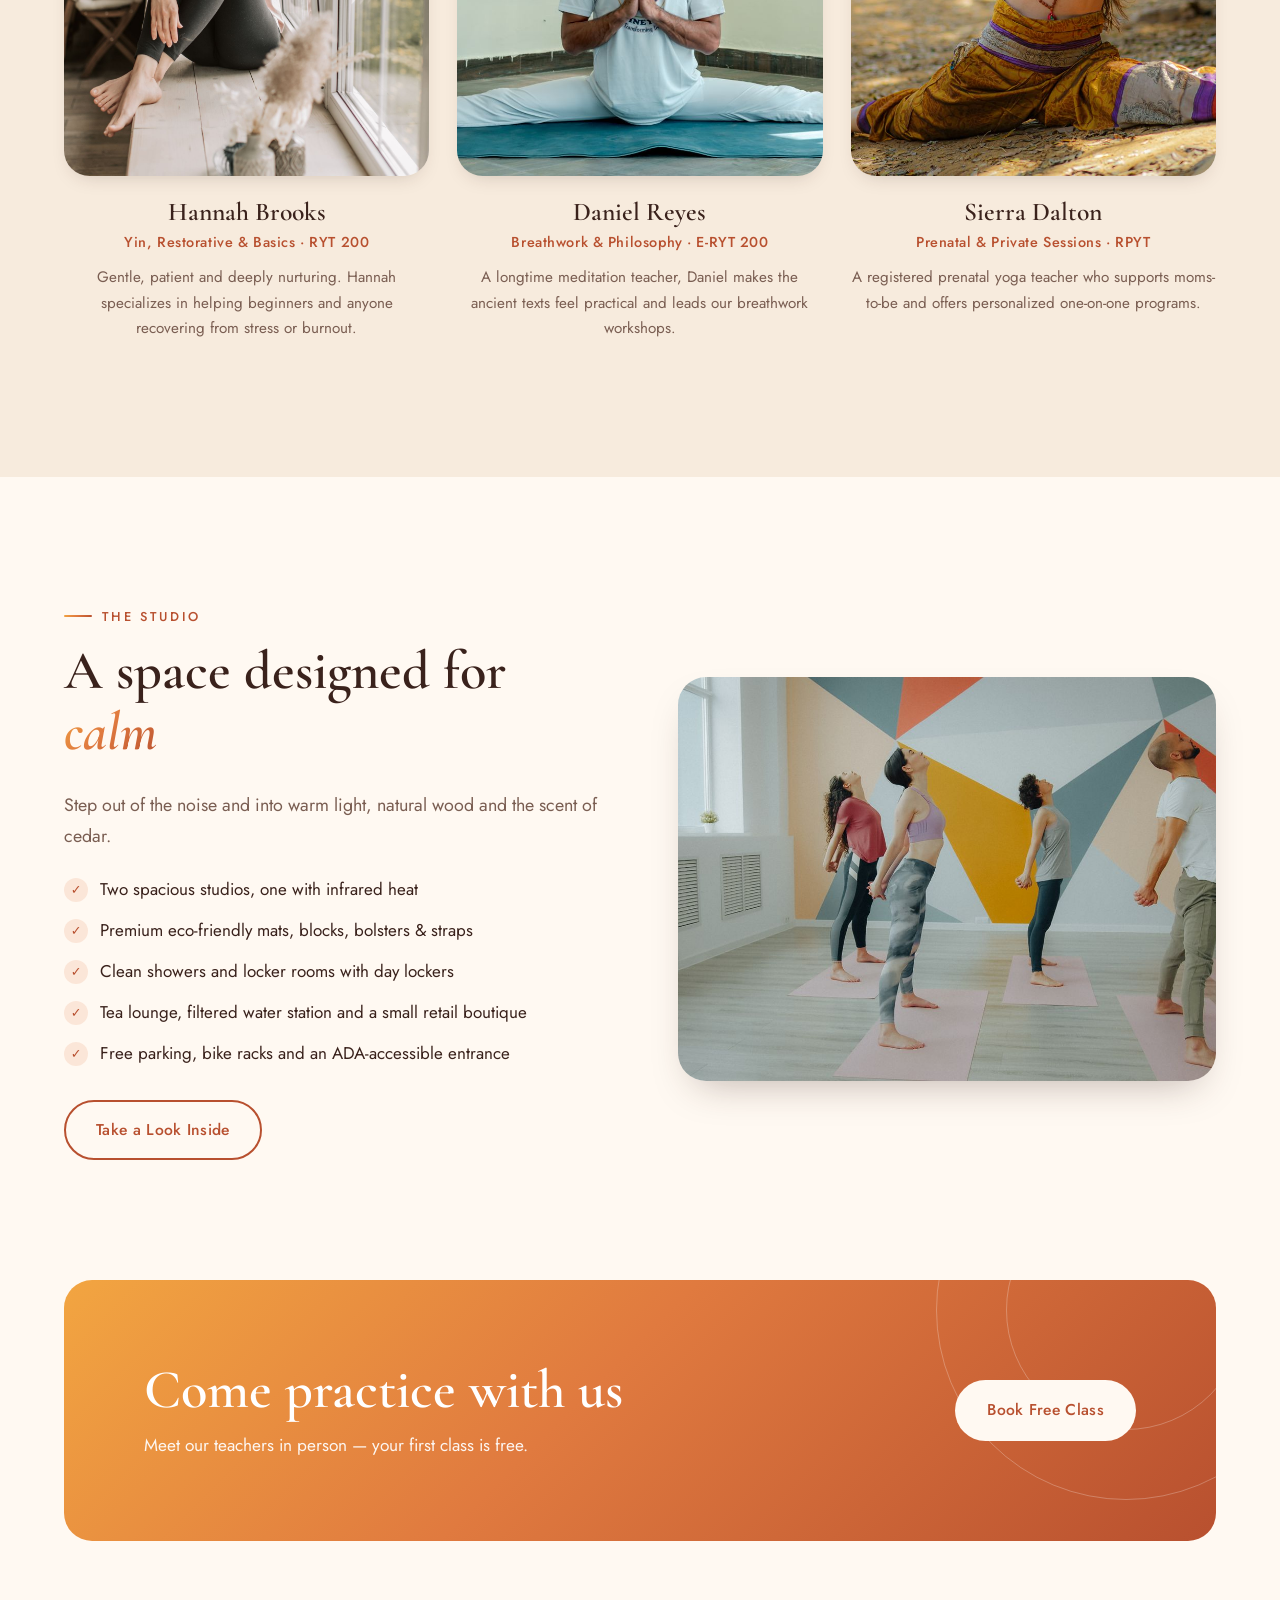
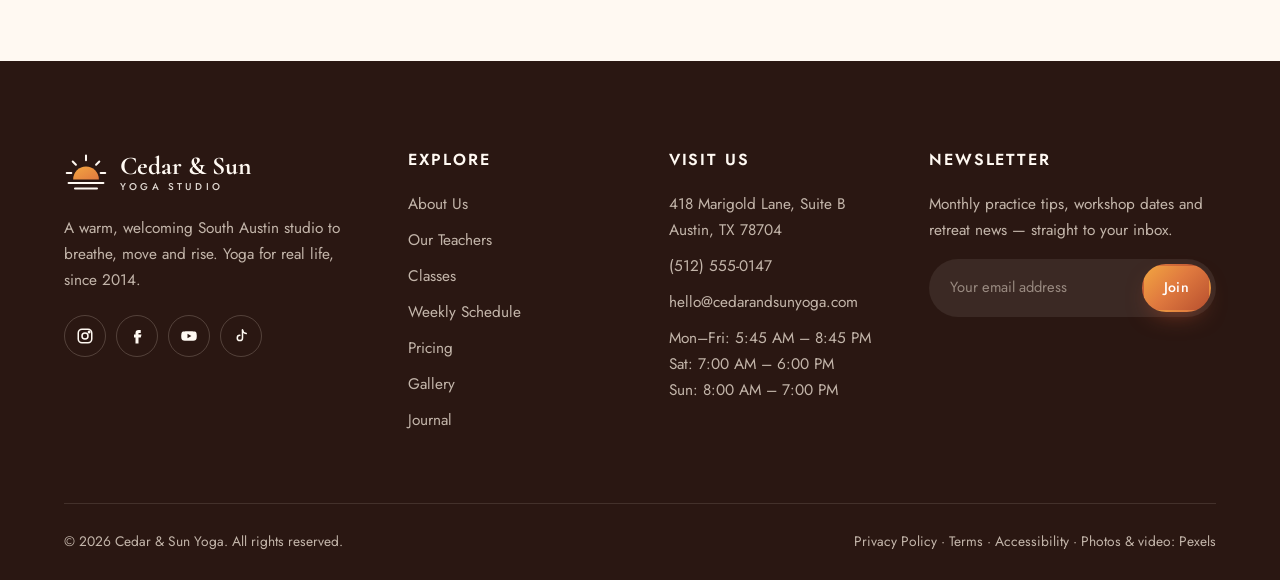
<file: about.html>
<!DOCTYPE html>
<html lang="en-US">
<head>
  <meta charset="UTF-8">
  <meta name="viewport" content="width=device-width, initial-scale=1">
  <meta name="theme-color" content="#B8502F">
  <meta property="og:site_name" content="Cedar &amp; Sun Yoga">
  <meta property="og:type" content="website">
  <meta property="og:locale" content="en_US">
  <meta property="og:image" content="https://images.pexels.com/photos/8436622/pexels-photo-8436622.jpeg?auto=compress&amp;cs=tinysrgb&amp;w=1200">
  <meta name="twitter:card" content="summary_large_image">
  <link rel="preconnect" href="https://fonts.googleapis.com">
  <link rel="preconnect" href="https://fonts.gstatic.com" crossorigin>
  <link href="https://fonts.googleapis.com/css2?family=Cormorant+Garamond:ital,wght@0,500;0,600;0,700;1,500;1,600&family=Jost:wght@300;400;500;600&display=swap" rel="stylesheet">
  <link rel="icon" href="data:image/svg+xml,%3Csvg xmlns='http://www.w3.org/2000/svg' viewBox='0 0 48 48'%3E%3Ccircle cx='24' cy='24' r='24' fill='%23B8502F'/%3E%3Cpath d='M12 30a12 12 0 0 1 24 0z' fill='%23F2A541'/%3E%3Cpath d='M10 34h28' stroke='%23FFF9F2' stroke-width='2.5' stroke-linecap='round'/%3E%3C/svg%3E">
  <link rel="stylesheet" href="css/style.css">
  <title>About Us &amp; Teachers | Cedar &amp; Sun Yoga</title>
  <meta name="description" content="Our story, philosophy and the certified teachers behind Cedar &amp; Sun Yoga in South Austin, Texas.">
</head>
<body>
  <header class="site-header">
    <div class="container nav-wrap">
      <a href="index.html" class="logo" aria-label="Cedar &amp; Sun Yoga home">
        <svg viewBox="0 0 48 48" fill="none" aria-hidden="true">
          <defs><linearGradient id="logoGradH" x1="0" y1="0" x2="1" y2="1"><stop offset="0" stop-color="#F2A541"/><stop offset="1" stop-color="#E07A3F"/></linearGradient></defs>
          <path d="M10 31a14 14 0 0 1 28 0z" fill="url(#logoGradH)"/>
          <g stroke="currentColor" stroke-width="2.2" stroke-linecap="round">
            <path d="M24 5v5M9.5 11.5l3.5 3.5M38.5 11.5L35 15M3 24h5M40 24h5"/>
            <path d="M5 35h38M12 41h24"/>
          </g>
        </svg>
        <span>Cedar &amp; Sun<em>Yoga Studio</em></span>
      </a>
      <nav class="main-nav" aria-label="Main">
        <a href="index.html">Home</a>
        <a href="about.html">About</a>
        <a href="classes.html">Classes</a>
        <a href="pricing.html">Pricing</a>
        <a href="gallery.html">Gallery</a>
        <a href="blog.html">Blog</a>
        <a href="contact.html">Contact</a>
        <a href="contact.html#booking" class="btn mobile-cta">Book Your Free Class</a>
      </nav>
      <a href="contact.html#booking" class="btn btn--sm nav-cta">Book a Class</a>
      <button class="nav-toggle" type="button" aria-label="Open menu" aria-expanded="false"><span></span><span></span><span></span></button>
    </div>
  </header>

  <main>
    <section class="page-banner" style="background-image:url('assets/img/35978212.jpg')">
      <div class="container">
        <div class="breadcrumb"><a href="index.html">Home</a> / About</div>
        <span class="eyebrow">Our story</span>
        <h1>Rooted in tradition,<br>open to everyone</h1>
        <p>For over a decade, we've been sharing yoga with South Austin — with warmth, honesty and care.</p>
      </div>
    </section>

    <!-- Story -->
    <section class="section">
      <div class="container">
        <div class="split">
          <div class="reveal">
            <span class="eyebrow">How it began</span>
            <h2>From one small room to a <span class="text-grad">thriving</span> community</h2>
            <p class="lead">Cedar &amp; Sun Yoga began in 2014 as a single rented room off South Lamar with twelve mats and one big dream.</p>
            <p>Our founder, Lauren Whitaker, came home to Texas after years of teaching in New York and studying in Mysore, India, with a wish to make yoga feel accessible — not intimidating. She named the studio for the cedar-covered hills west of town and the sun that rises over them: a daily reminder that, no matter what yesterday held, we can always begin again.</p>
            <p>Today we are a team of eighteen teachers and thousands of students, but the heart of the studio hasn't changed. Every class still begins with a breath, a smile and the belief that yoga belongs to everyone.</p>
            <a href="#teachers" class="btn mt-40">Meet Our Teachers</a>
          </div>
          <div class="img-stack reveal reveal-delay-1">
            <div class="img-stack__sun"></div>
            <img class="img-stack__main" src="assets/img/8436627.jpg" alt="Students flowing together in our main studio" loading="lazy">
            <img class="img-stack__small" src="assets/img/8436617.jpg" alt="Students meditating in class" loading="lazy">
            <div class="img-stack__tag"><strong>2014</strong>founded with love</div>
          </div>
        </div>
      </div>
    </section>

    <!-- Values -->
    <section class="section section--sand">
      <div class="container">
        <div class="section-head reveal">
          <span class="eyebrow">Our philosophy</span>
          <h2>What we believe in</h2>
          <p>Four simple values guide every class, every conversation and every decision we make.</p>
        </div>
        <div class="grid-4">
          <div class="feature reveal">
            <div class="feature__icon"><svg viewBox="0 0 24 24" fill="none" stroke="currentColor" stroke-width="1.8" stroke-linecap="round" stroke-linejoin="round"><path d="M12 21c-4-3-8-6.5-8-11a4.5 4.5 0 0 1 8-2.8A4.5 4.5 0 0 1 20 10c0 4.5-4 8-8 11z"/></svg></div>
            <h4>Kindness First</h4>
            <p>We practice <em>ahimsa</em> — non-harm — toward ourselves and others. No forcing, no judgment, only compassion.</p>
          </div>
          <div class="feature reveal reveal-delay-1">
            <div class="feature__icon"><svg viewBox="0 0 24 24" fill="none" stroke="currentColor" stroke-width="1.8" stroke-linecap="round" stroke-linejoin="round"><path d="M4 19V5M4 12h16M20 5v14"/></svg></div>
            <h4>Authenticity</h4>
            <p>We honor where yoga comes from — movement, breath, meditation and philosophy — and teach it with respect.</p>
          </div>
          <div class="feature reveal reveal-delay-2">
            <div class="feature__icon"><svg viewBox="0 0 24 24" fill="none" stroke="currentColor" stroke-width="1.8" stroke-linecap="round" stroke-linejoin="round"><circle cx="9" cy="8" r="3.5"/><circle cx="17" cy="9" r="2.5"/><path d="M3 20c0-3.3 2.7-6 6-6s6 2.7 6 6M15 14.2c3 .2 6 2.2 6 5.8"/></svg></div>
            <h4>Inclusivity</h4>
            <p>Every age, body, background and ability is welcome. Yoga meets you exactly where you are.</p>
          </div>
          <div class="feature reveal reveal-delay-3">
            <div class="feature__icon"><svg viewBox="0 0 24 24" fill="none" stroke="currentColor" stroke-width="1.8" stroke-linecap="round" stroke-linejoin="round"><path d="M3 17l6-6 4 4 8-8M14 7h7v7"/></svg></div>
            <h4>Growth</h4>
            <p>We keep learning too — our teachers complete ongoing training every single year.</p>
          </div>
        </div>
      </div>
    </section>

    <!-- Timeline -->
    <section class="section">
      <div class="container">
        <div class="section-head reveal">
          <span class="eyebrow">Our journey</span>
          <h2>Milestones along the <span class="text-grad">path</span></h2>
        </div>
        <div class="timeline">
          <div class="timeline__item reveal"><div class="timeline__year">2014</div><h4>The first mat</h4><p>Lauren opens a small studio with twelve mats and three classes a week.</p></div>
          <div class="timeline__item reveal"><div class="timeline__year">2016</div><h4>A bigger home</h4><p>We move into our sun-filled studio on Marigold Lane and welcome our first teaching team.</p></div>
          <div class="timeline__item reveal"><div class="timeline__year">2019</div><h4>Teacher training</h4><p>Our Yoga Alliance–registered 200-hour teacher training (RYS 200) graduates its first class.</p></div>
          <div class="timeline__item reveal"><div class="timeline__year">2020</div><h4>Online &amp; beyond</h4><p>Livestream classes keep our community connected, with students tuning in from 30 states.</p></div>
          <div class="timeline__item reveal"><div class="timeline__year">2026</div><h4>5,000 students</h4><p>We celebrate 5,000 students, twice-yearly Hill Country retreats and a team of 18 teachers.</p></div>
        </div>
      </div>
    </section>

    <!-- Teachers -->
    <section class="section section--sand" id="teachers">
      <div class="container">
        <div class="section-head reveal">
          <span class="eyebrow">Our teachers</span>
          <h2>The hearts behind every <span class="text-grad">class</span></h2>
          <p>Certified, experienced and endlessly passionate — our teachers are here to guide and support you.</p>
        </div>
        <div class="grid-3">
          <div class="teacher reveal">
            <div class="teacher__photo">
              <img src="assets/img/4083050.jpg" alt="Lauren Whitaker" loading="lazy">
              <div class="teacher__social"><a href="#" aria-label="Lauren on Instagram"><svg viewBox="0 0 24 24" fill="none" stroke="currentColor" stroke-width="2"><rect x="3" y="3" width="18" height="18" rx="5"/><circle cx="12" cy="12" r="4"/></svg></a><a href="#" aria-label="Email Lauren"><svg viewBox="0 0 24 24" fill="none" stroke="currentColor" stroke-width="2"><rect x="3" y="5" width="18" height="14" rx="2"/><path d="M3 7l9 6 9-6"/></svg></a></div>
            </div>
            <h3>Lauren Whitaker</h3>
            <div class="teacher__role">Founder · Slow Flow &amp; Meditation · E-RYT 500</div>
            <p class="teacher__bio">20 years of practice, with training in New York and Mysore, India. Lauren's classes blend precise alignment with deep stillness.</p>
          </div>
          <div class="teacher reveal reveal-delay-1">
            <div class="teacher__photo">
              <img src="assets/img/10992807.jpg" alt="Jess Calloway" loading="lazy">
              <div class="teacher__social"><a href="#" aria-label="Jess on Instagram"><svg viewBox="0 0 24 24" fill="none" stroke="currentColor" stroke-width="2"><rect x="3" y="3" width="18" height="18" rx="5"/><circle cx="12" cy="12" r="4"/></svg></a><a href="#" aria-label="Email Jess"><svg viewBox="0 0 24 24" fill="none" stroke="currentColor" stroke-width="2"><rect x="3" y="5" width="18" height="14" rx="2"/><path d="M3 7l9 6 9-6"/></svg></a></div>
            </div>
            <h3>Jess Calloway</h3>
            <div class="teacher__role">Vinyasa Flow · RYT 500</div>
            <p class="teacher__bio">A former dancer, Jess builds creative, musical flows set to great playlists. Loved for her Friday candlelight classes.</p>
          </div>
          <div class="teacher reveal reveal-delay-2">
            <div class="teacher__photo">
              <img src="assets/img/33379879.jpg" alt="Marcus Bennett" loading="lazy">
              <div class="teacher__social"><a href="#" aria-label="Marcus on Instagram"><svg viewBox="0 0 24 24" fill="none" stroke="currentColor" stroke-width="2"><rect x="3" y="3" width="18" height="18" rx="5"/><circle cx="12" cy="12" r="4"/></svg></a><a href="#" aria-label="Email Marcus"><svg viewBox="0 0 24 24" fill="none" stroke="currentColor" stroke-width="2"><rect x="3" y="5" width="18" height="14" rx="2"/><path d="M3 7l9 6 9-6"/></svg></a></div>
            </div>
            <h3>Marcus Bennett</h3>
            <div class="teacher__role">Hot Power Flow · RYT 500</div>
            <p class="teacher__bio">A former college athlete who found yoga through injury recovery. Marcus's classes are strong, focused and surprisingly fun.</p>
          </div>
          <div class="teacher reveal">
            <div class="teacher__photo">
              <img src="assets/img/4534878.jpg" alt="Hannah Brooks" loading="lazy">
              <div class="teacher__social"><a href="#" aria-label="Hannah on Instagram"><svg viewBox="0 0 24 24" fill="none" stroke="currentColor" stroke-width="2"><rect x="3" y="3" width="18" height="18" rx="5"/><circle cx="12" cy="12" r="4"/></svg></a><a href="#" aria-label="Email Hannah"><svg viewBox="0 0 24 24" fill="none" stroke="currentColor" stroke-width="2"><rect x="3" y="5" width="18" height="14" rx="2"/><path d="M3 7l9 6 9-6"/></svg></a></div>
            </div>
            <h3>Hannah Brooks</h3>
            <div class="teacher__role">Yin, Restorative &amp; Basics · RYT 200</div>
            <p class="teacher__bio">Gentle, patient and deeply nurturing. Hannah specializes in helping beginners and anyone recovering from stress or burnout.</p>
          </div>
          <div class="teacher reveal reveal-delay-1">
            <div class="teacher__photo">
              <img src="assets/img/5624524.jpg" alt="Daniel Reyes" loading="lazy">
              <div class="teacher__social"><a href="#" aria-label="Daniel on Instagram"><svg viewBox="0 0 24 24" fill="none" stroke="currentColor" stroke-width="2"><rect x="3" y="3" width="18" height="18" rx="5"/><circle cx="12" cy="12" r="4"/></svg></a><a href="#" aria-label="Email Daniel"><svg viewBox="0 0 24 24" fill="none" stroke="currentColor" stroke-width="2"><rect x="3" y="5" width="18" height="14" rx="2"/><path d="M3 7l9 6 9-6"/></svg></a></div>
            </div>
            <h3>Daniel Reyes</h3>
            <div class="teacher__role">Breathwork &amp; Philosophy · E-RYT 200</div>
            <p class="teacher__bio">A longtime meditation teacher, Daniel makes the ancient texts feel practical and leads our breathwork workshops.</p>
          </div>
          <div class="teacher reveal reveal-delay-2">
            <div class="teacher__photo">
              <img src="assets/img/6355631.jpg" alt="Sierra Dalton" loading="lazy">
              <div class="teacher__social"><a href="#" aria-label="Sierra on Instagram"><svg viewBox="0 0 24 24" fill="none" stroke="currentColor" stroke-width="2"><rect x="3" y="3" width="18" height="18" rx="5"/><circle cx="12" cy="12" r="4"/></svg></a><a href="#" aria-label="Email Sierra"><svg viewBox="0 0 24 24" fill="none" stroke="currentColor" stroke-width="2"><rect x="3" y="5" width="18" height="14" rx="2"/><path d="M3 7l9 6 9-6"/></svg></a></div>
            </div>
            <h3>Sierra Dalton</h3>
            <div class="teacher__role">Prenatal &amp; Private Sessions · RPYT</div>
            <p class="teacher__bio">A registered prenatal yoga teacher who supports moms-to-be and offers personalized one-on-one programs.</p>
          </div>
        </div>
      </div>
    </section>

    <!-- Facilities -->
    <section class="section">
      <div class="container">
        <div class="split split--reverse">
          <div class="reveal">
            <img src="assets/img/39190418.jpg" alt="Our bright, modern yoga studio" style="border-radius:28px;box-shadow:var(--shadow);aspect-ratio:4/3;object-fit:cover;width:100%" loading="lazy">
          </div>
          <div class="reveal reveal-delay-1">
            <span class="eyebrow">The studio</span>
            <h2>A space designed for <span class="text-grad">calm</span></h2>
            <p class="lead">Step out of the noise and into warm light, natural wood and the scent of cedar.</p>
            <ul class="check-list">
              <li>Two spacious studios, one with infrared heat</li>
              <li>Premium eco-friendly mats, blocks, bolsters &amp; straps</li>
              <li>Clean showers and locker rooms with day lockers</li>
              <li>Tea lounge, filtered water station and a small retail boutique</li>
              <li>Free parking, bike racks and an ADA-accessible entrance</li>
            </ul>
            <a href="gallery.html" class="btn btn--outline">Take a Look Inside</a>
          </div>
        </div>
      </div>
    </section>

    <section class="section" style="padding-top:0">
      <div class="container">
        <div class="cta-band reveal">
          <div>
            <h2>Come practice with us</h2>
            <p>Meet our teachers in person — your first class is free.</p>
          </div>
          <a href="contact.html#booking" class="btn btn--light">Book Free Class</a>
        </div>
      </div>
    </section>
  </main>

  <footer class="site-footer">
    <div class="container">
      <div class="footer-grid">
        <div>
          <a href="index.html" class="logo" aria-label="Cedar &amp; Sun Yoga home">
            <svg viewBox="0 0 48 48" fill="none" aria-hidden="true">
              <defs><linearGradient id="logoGradF" x1="0" y1="0" x2="1" y2="1"><stop offset="0" stop-color="#F2A541"/><stop offset="1" stop-color="#E07A3F"/></linearGradient></defs>
              <path d="M10 31a14 14 0 0 1 28 0z" fill="url(#logoGradF)"/>
              <g stroke="currentColor" stroke-width="2.2" stroke-linecap="round">
                <path d="M24 5v5M9.5 11.5l3.5 3.5M38.5 11.5L35 15M3 24h5M40 24h5"/>
                <path d="M5 35h38M12 41h24"/>
              </g>
            </svg>
            <span>Cedar &amp; Sun<em>Yoga Studio</em></span>
          </a>
          <p>A warm, welcoming South Austin studio to breathe, move and rise. Yoga for real life, since 2014.</p>
          <div class="socials">
            <a href="#" aria-label="Instagram"><svg viewBox="0 0 24 24" fill="none" stroke="currentColor" stroke-width="2"><rect x="3" y="3" width="18" height="18" rx="5"/><circle cx="12" cy="12" r="4"/><circle cx="17.5" cy="6.5" r="1" fill="currentColor"/></svg></a>
            <a href="#" aria-label="Facebook"><svg viewBox="0 0 24 24" fill="currentColor"><path d="M14 8h3V4h-3a4 4 0 0 0-4 4v2H8v4h2v8h4v-8h3l1-4h-4V8z"/></svg></a>
            <a href="#" aria-label="YouTube"><svg viewBox="0 0 24 24" fill="currentColor"><path d="M22 8.2a3 3 0 0 0-2.1-2.1C18 5.6 12 5.6 12 5.6s-6 0-7.9.5A3 3 0 0 0 2 8.2 31 31 0 0 0 1.6 12 31 31 0 0 0 2 15.8a3 3 0 0 0 2.1 2.1c1.9.5 7.9.5 7.9.5s6 0 7.9-.5a3 3 0 0 0 2.1-2.1 31 31 0 0 0 .4-3.8 31 31 0 0 0-.4-3.8zM10 15V9l5.2 3z"/></svg></a>
            <a href="#" aria-label="TikTok"><svg viewBox="0 0 24 24" fill="none" stroke="currentColor" stroke-width="2" stroke-linecap="round" stroke-linejoin="round"><path d="M14 4v10.5a3.5 3.5 0 1 1-3.5-3.5"/><path d="M14 4c.4 2.6 2.2 4.4 5 4.8"/></svg></a>
          </div>
        </div>
        <div>
          <h4>Explore</h4>
          <ul class="footer-links">
            <li><a href="about.html">About Us</a></li>
            <li><a href="about.html#teachers">Our Teachers</a></li>
            <li><a href="classes.html">Classes</a></li>
            <li><a href="classes.html#schedule">Weekly Schedule</a></li>
            <li><a href="pricing.html">Pricing</a></li>
            <li><a href="gallery.html">Gallery</a></li>
            <li><a href="blog.html">Journal</a></li>
          </ul>
        </div>
        <div>
          <h4>Visit Us</h4>
          <ul class="footer-links">
            <li>418 Marigold Lane, Suite B<br>Austin, TX 78704</li>
            <li><a href="tel:+15125550147">(512) 555-0147</a></li>
            <li><a href="mailto:hello@cedarandsunyoga.com">hello@cedarandsunyoga.com</a></li>
            <li>Mon–Fri: 5:45 AM – 8:45 PM<br>Sat: 7:00 AM – 6:00 PM<br>Sun: 8:00 AM – 7:00 PM</li>
          </ul>
        </div>
        <div>
          <h4>Newsletter</h4>
          <p>Monthly practice tips, workshop dates and retreat news — straight to your inbox.</p>
          <form class="newsletter" novalidate>
            <label for="nl-email" class="sr-only">Email address</label>
            <input id="nl-email" type="email" placeholder="Your email address" required>
            <button class="btn" type="submit">Join</button>
          </form>
          <p class="newsletter-msg" aria-live="polite"></p>
        </div>
      </div>
      <div class="footer-bottom">
        <span>© <span class="year">2026</span> Cedar &amp; Sun Yoga. All rights reserved.</span>
        <span><a href="#">Privacy Policy</a> · <a href="#">Terms</a> · <a href="#">Accessibility</a> · Photos &amp; video: <a href="https://www.pexels.com" target="_blank" rel="noopener">Pexels</a></span>
      </div>
    </div>
  </footer>

  <button class="back-to-top" type="button" aria-label="Back to top">↑</button>
  <script src="js/main.js"></script>
</body>
</html>
</file>
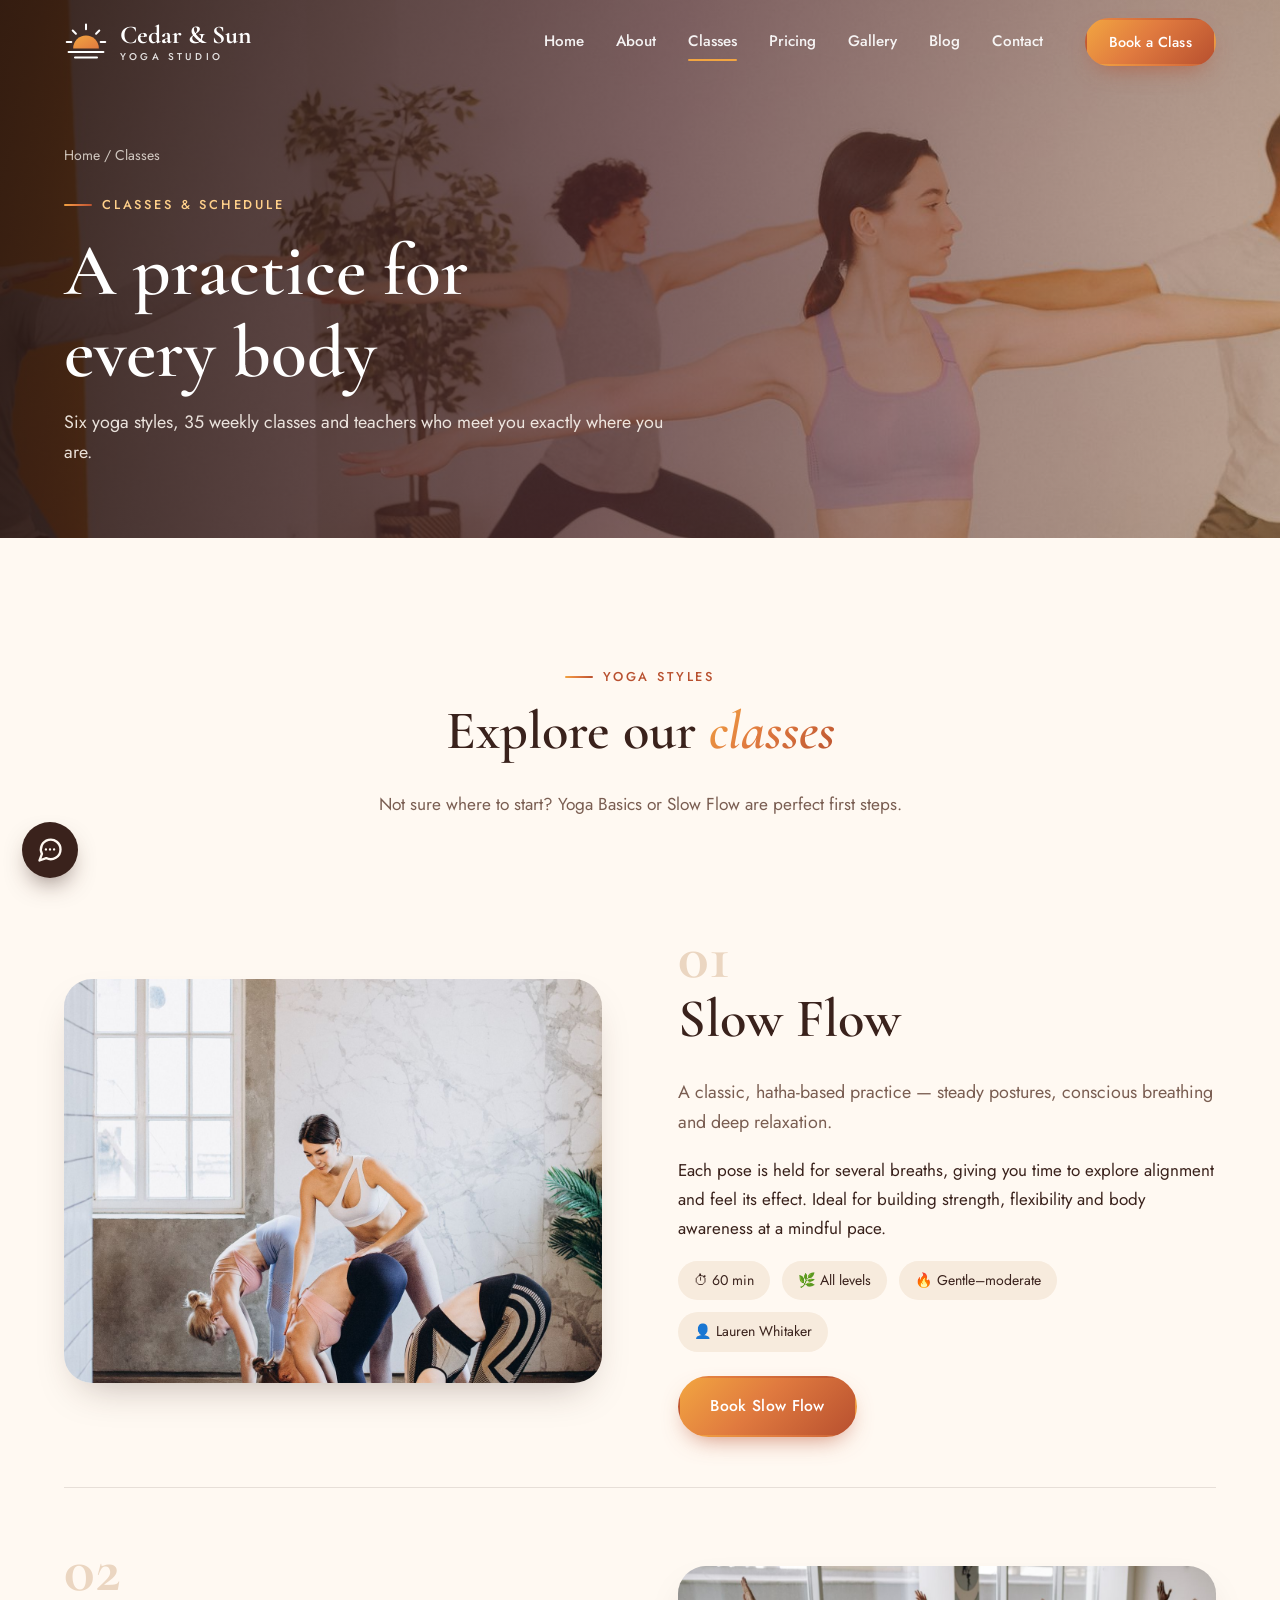
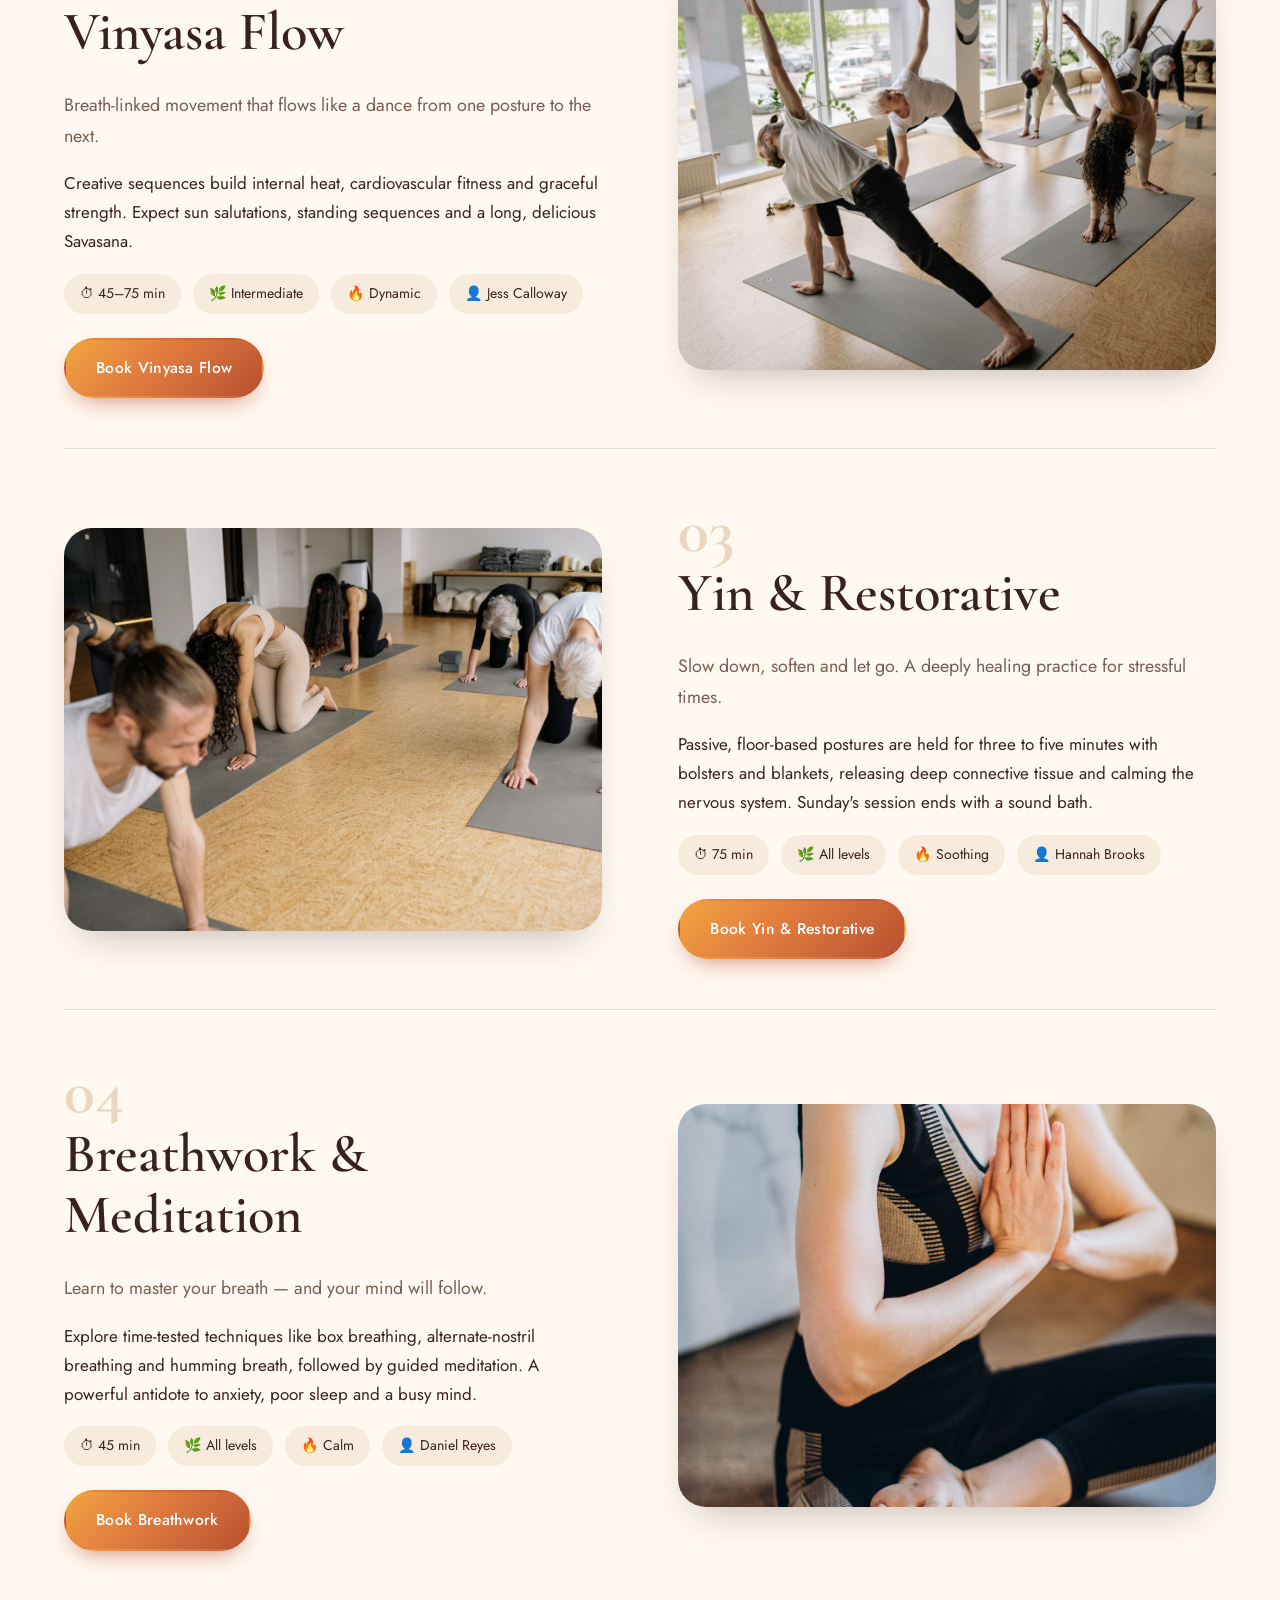
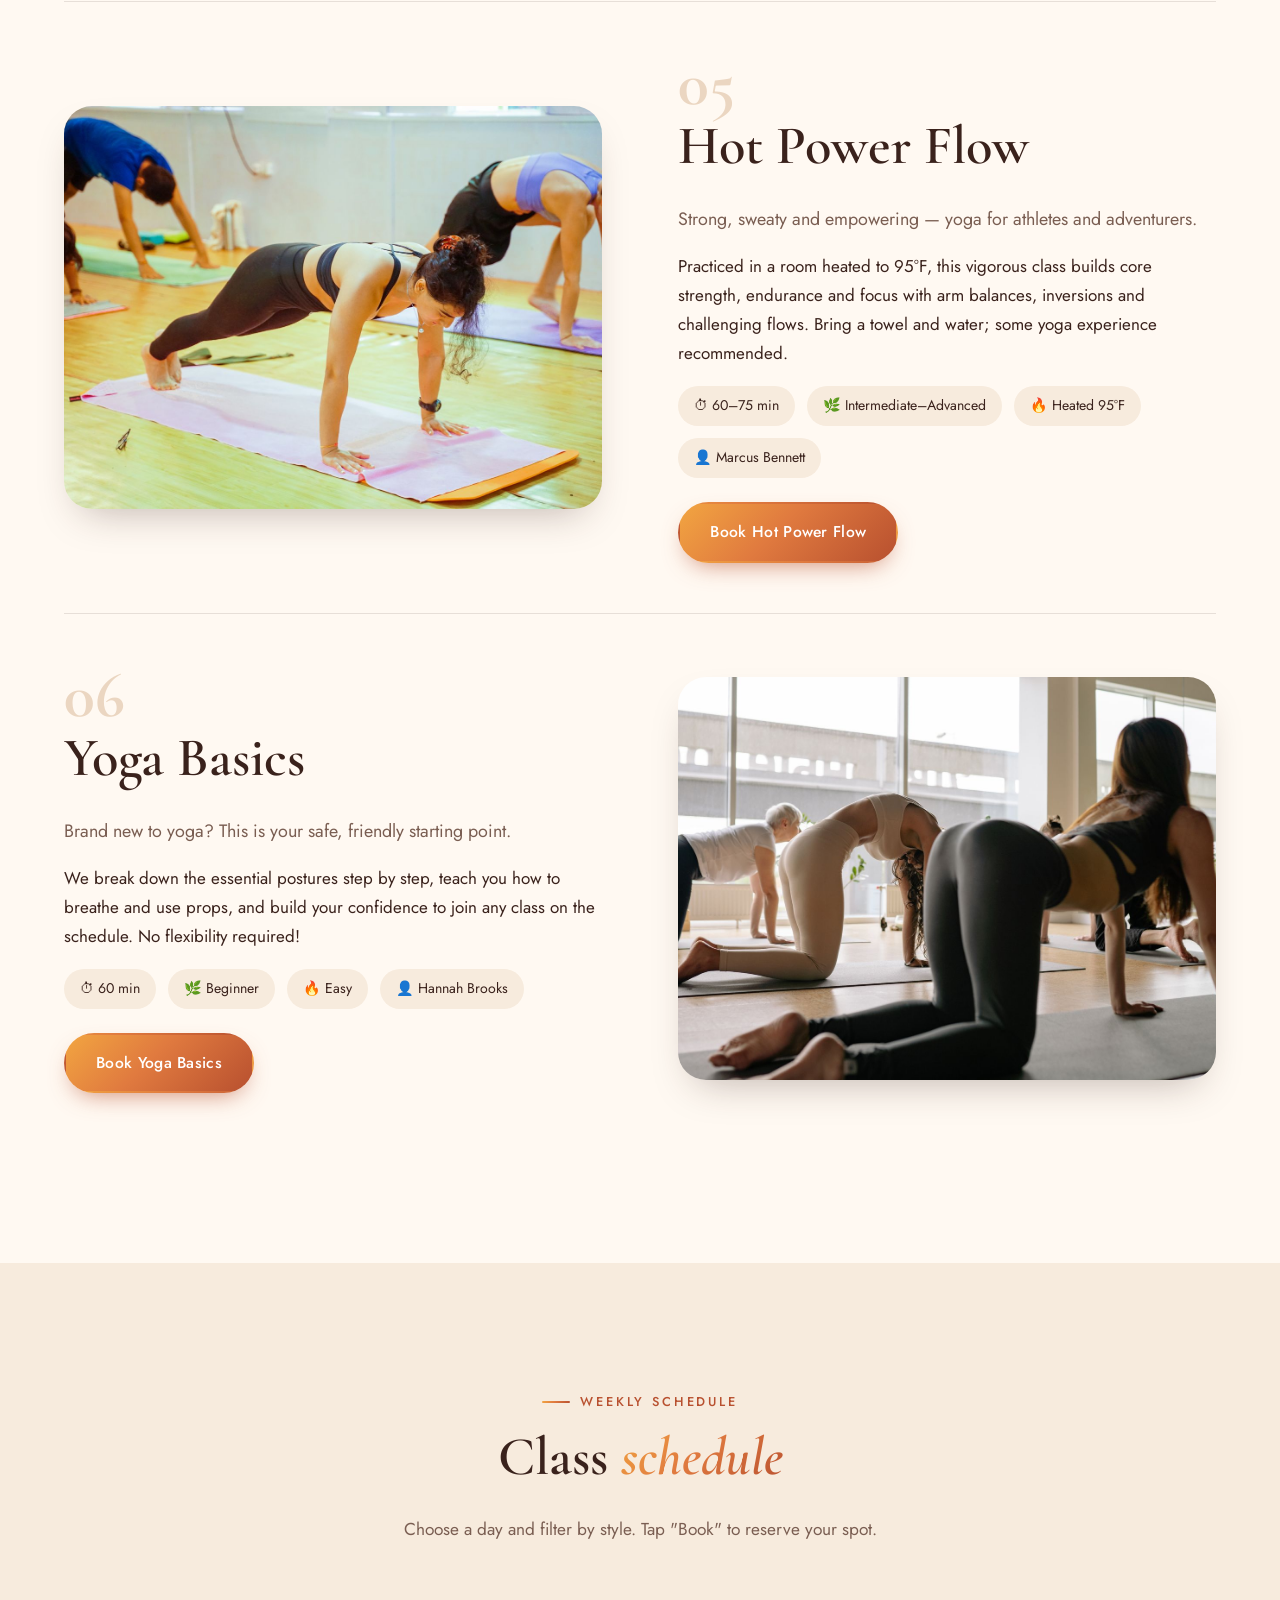
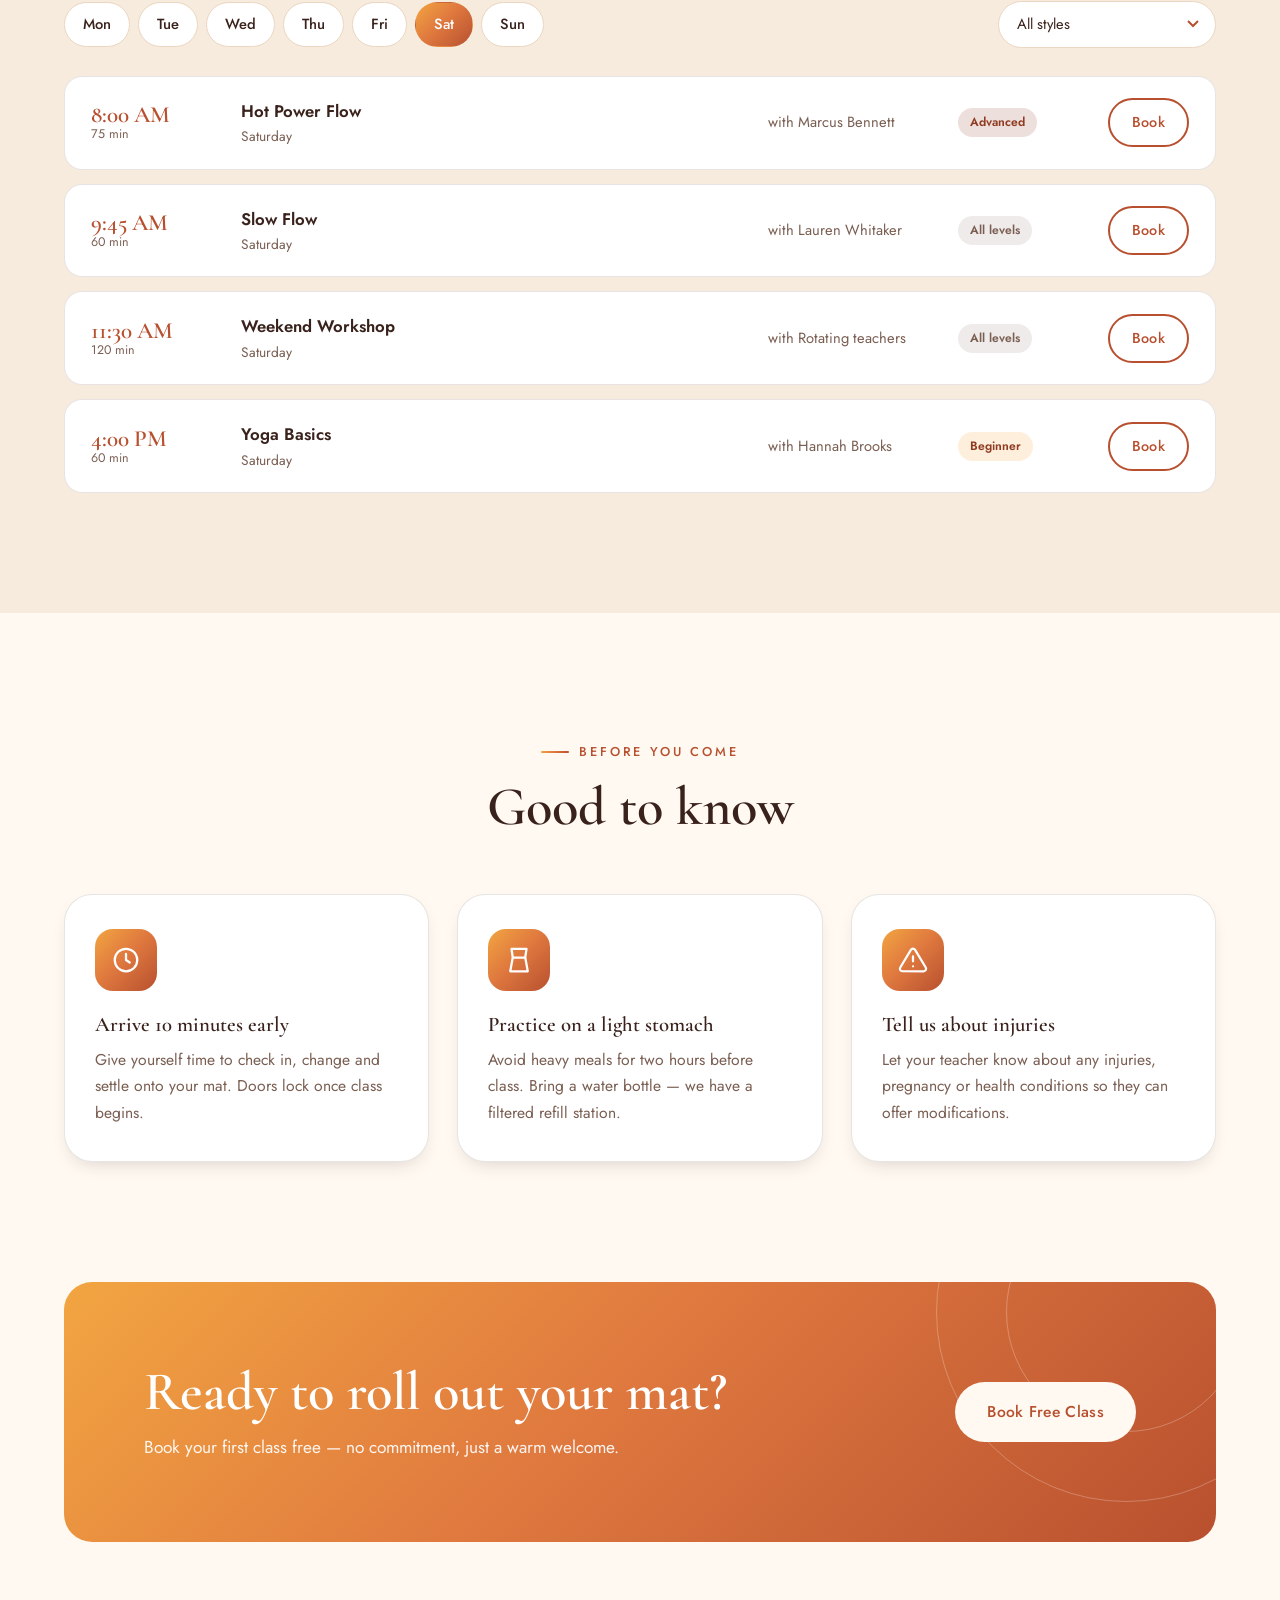
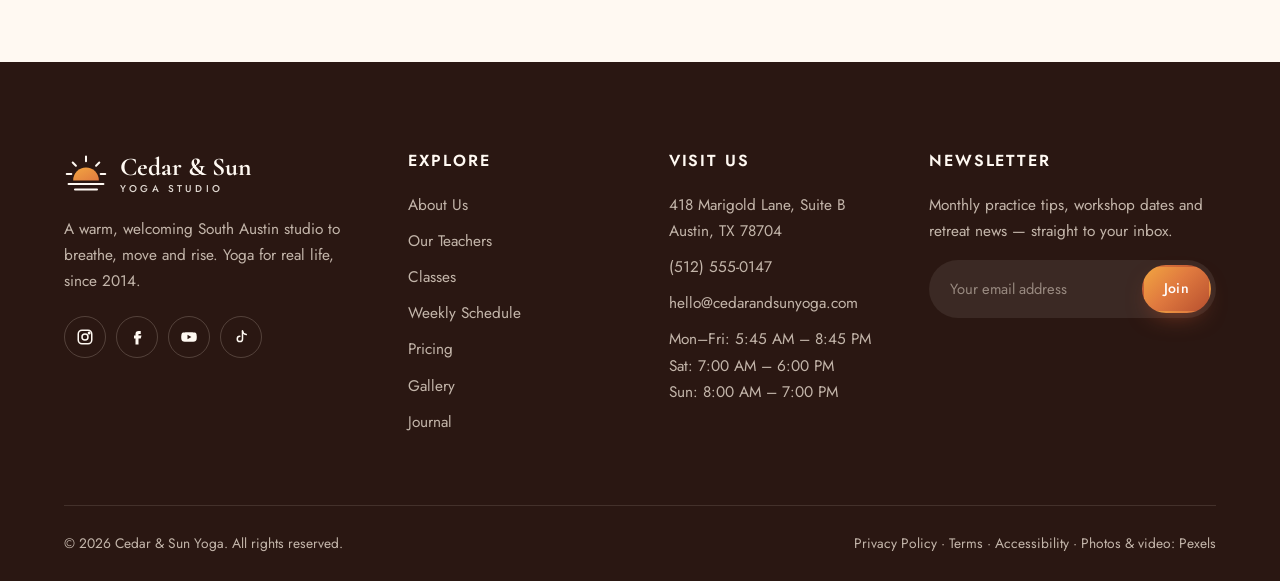
<file: classes.html>
<!DOCTYPE html>
<html lang="en-US">
<head>
  <meta charset="UTF-8">
  <meta name="viewport" content="width=device-width, initial-scale=1">
  <meta name="theme-color" content="#B8502F">
  <meta property="og:site_name" content="Cedar &amp; Sun Yoga">
  <meta property="og:type" content="website">
  <meta property="og:locale" content="en_US">
  <meta property="og:image" content="https://images.pexels.com/photos/8436622/pexels-photo-8436622.jpeg?auto=compress&amp;cs=tinysrgb&amp;w=1200">
  <meta name="twitter:card" content="summary_large_image">
  <link rel="preconnect" href="https://fonts.googleapis.com">
  <link rel="preconnect" href="https://fonts.gstatic.com" crossorigin>
  <link href="https://fonts.googleapis.com/css2?family=Cormorant+Garamond:ital,wght@0,500;0,600;0,700;1,500;1,600&family=Jost:wght@300;400;500;600&display=swap" rel="stylesheet">
  <link rel="icon" href="data:image/svg+xml,%3Csvg xmlns='http://www.w3.org/2000/svg' viewBox='0 0 48 48'%3E%3Ccircle cx='24' cy='24' r='24' fill='%23B8502F'/%3E%3Cpath d='M12 30a12 12 0 0 1 24 0z' fill='%23F2A541'/%3E%3Cpath d='M10 34h28' stroke='%23FFF9F2' stroke-width='2.5' stroke-linecap='round'/%3E%3C/svg%3E">
  <link rel="stylesheet" href="css/style.css">
  <title>Classes &amp; Weekly Schedule | Cedar &amp; Sun Yoga</title>
  <meta name="description" content="Explore Slow Flow, Vinyasa, Yin, Hot Power, Breathwork and Yoga Basics classes at Cedar &amp; Sun Yoga in Austin, and see the full weekly schedule.">
</head>
<body>
  <header class="site-header">
    <div class="container nav-wrap">
      <a href="index.html" class="logo" aria-label="Cedar &amp; Sun Yoga home">
        <svg viewBox="0 0 48 48" fill="none" aria-hidden="true">
          <defs><linearGradient id="logoGradH" x1="0" y1="0" x2="1" y2="1"><stop offset="0" stop-color="#F2A541"/><stop offset="1" stop-color="#E07A3F"/></linearGradient></defs>
          <path d="M10 31a14 14 0 0 1 28 0z" fill="url(#logoGradH)"/>
          <g stroke="currentColor" stroke-width="2.2" stroke-linecap="round">
            <path d="M24 5v5M9.5 11.5l3.5 3.5M38.5 11.5L35 15M3 24h5M40 24h5"/>
            <path d="M5 35h38M12 41h24"/>
          </g>
        </svg>
        <span>Cedar &amp; Sun<em>Yoga Studio</em></span>
      </a>
      <nav class="main-nav" aria-label="Main">
        <a href="index.html">Home</a>
        <a href="about.html">About</a>
        <a href="classes.html">Classes</a>
        <a href="pricing.html">Pricing</a>
        <a href="gallery.html">Gallery</a>
        <a href="blog.html">Blog</a>
        <a href="contact.html">Contact</a>
        <a href="contact.html#booking" class="btn mobile-cta">Book Your Free Class</a>
      </nav>
      <a href="contact.html#booking" class="btn btn--sm nav-cta">Book a Class</a>
      <button class="nav-toggle" type="button" aria-label="Open menu" aria-expanded="false"><span></span><span></span><span></span></button>
    </div>
  </header>

  <main>
    <section class="page-banner" style="background-image:url('assets/img/39190415.jpg')">
      <div class="container">
        <div class="breadcrumb"><a href="index.html">Home</a> / Classes</div>
        <span class="eyebrow">Classes &amp; schedule</span>
        <h1>A practice for<br>every body</h1>
        <p>Six yoga styles, 35 weekly classes and teachers who meet you exactly where you are.</p>
      </div>
    </section>

    <!-- Class details -->
    <section class="section">
      <div class="container">
        <div class="section-head reveal">
          <span class="eyebrow">Yoga styles</span>
          <h2>Explore our <span class="text-grad">classes</span></h2>
          <p>Not sure where to start? Yoga Basics or Slow Flow are perfect first steps.</p>
        </div>

        <div class="class-detail" id="slowflow">
          <div class="split">
            <img class="reveal" src="assets/img/3822668.jpg" alt="Slow Flow class" loading="lazy">
            <div class="reveal reveal-delay-1">
              <div class="class-detail__num">01</div>
              <h2>Slow Flow</h2>
              <p class="lead">A classic, hatha-based practice — steady postures, conscious breathing and deep relaxation.</p>
              <p>Each pose is held for several breaths, giving you time to explore alignment and feel its effect. Ideal for building strength, flexibility and body awareness at a mindful pace.</p>
              <div class="class-detail__facts"><span>⏱ 60 min</span><span>🌿 All levels</span><span>🔥 Gentle–moderate</span><span>👤 Lauren Whitaker</span></div>
              <a href="contact.html?class=slowflow#booking" class="btn">Book Slow Flow</a>
            </div>
          </div>
        </div>

        <div class="class-detail" id="vinyasa">
          <div class="split split--reverse">
            <img class="reveal" src="assets/img/8436610.jpg" alt="Vinyasa Flow class" loading="lazy">
            <div class="reveal reveal-delay-1">
              <div class="class-detail__num">02</div>
              <h2>Vinyasa Flow</h2>
              <p class="lead">Breath-linked movement that flows like a dance from one posture to the next.</p>
              <p>Creative sequences build internal heat, cardiovascular fitness and graceful strength. Expect sun salutations, standing sequences and a long, delicious Savasana.</p>
              <div class="class-detail__facts"><span>⏱ 45–75 min</span><span>🌿 Intermediate</span><span>🔥 Dynamic</span><span>👤 Jess Calloway</span></div>
              <a href="contact.html?class=vinyasa#booking" class="btn">Book Vinyasa Flow</a>
            </div>
          </div>
        </div>

        <div class="class-detail" id="yin">
          <div class="split">
            <img class="reveal" src="assets/img/8436711.jpg" alt="Yin and Restorative class" loading="lazy">
            <div class="reveal reveal-delay-1">
              <div class="class-detail__num">03</div>
              <h2>Yin &amp; Restorative</h2>
              <p class="lead">Slow down, soften and let go. A deeply healing practice for stressful times.</p>
              <p>Passive, floor-based postures are held for three to five minutes with bolsters and blankets, releasing deep connective tissue and calming the nervous system. Sunday's session ends with a sound bath.</p>
              <div class="class-detail__facts"><span>⏱ 75 min</span><span>🌿 All levels</span><span>🔥 Soothing</span><span>👤 Hannah Brooks</span></div>
              <a href="contact.html?class=yin#booking" class="btn">Book Yin &amp; Restorative</a>
            </div>
          </div>
        </div>

        <div class="class-detail" id="breath">
          <div class="split split--reverse">
            <img class="reveal" src="assets/img/3822454.jpg" alt="Breathwork and Meditation class" loading="lazy">
            <div class="reveal reveal-delay-1">
              <div class="class-detail__num">04</div>
              <h2>Breathwork &amp; Meditation</h2>
              <p class="lead">Learn to master your breath — and your mind will follow.</p>
              <p>Explore time-tested techniques like box breathing, alternate-nostril breathing and humming breath, followed by guided meditation. A powerful antidote to anxiety, poor sleep and a busy mind.</p>
              <div class="class-detail__facts"><span>⏱ 45 min</span><span>🌿 All levels</span><span>🔥 Calm</span><span>👤 Daniel Reyes</span></div>
              <a href="contact.html?class=breath#booking" class="btn">Book Breathwork</a>
            </div>
          </div>
        </div>

        <div class="class-detail" id="power">
          <div class="split">
            <img class="reveal" src="assets/img/28821063.jpg" alt="Hot Power Flow class" loading="lazy">
            <div class="reveal reveal-delay-1">
              <div class="class-detail__num">05</div>
              <h2>Hot Power Flow</h2>
              <p class="lead">Strong, sweaty and empowering — yoga for athletes and adventurers.</p>
              <p>Practiced in a room heated to 95°F, this vigorous class builds core strength, endurance and focus with arm balances, inversions and challenging flows. Bring a towel and water; some yoga experience recommended.</p>
              <div class="class-detail__facts"><span>⏱ 60–75 min</span><span>🌿 Intermediate–Advanced</span><span>🔥 Heated 95°F</span><span>👤 Marcus Bennett</span></div>
              <a href="contact.html?class=power#booking" class="btn">Book Hot Power Flow</a>
            </div>
          </div>
        </div>

        <div class="class-detail" id="basics">
          <div class="split split--reverse">
            <img class="reveal" src="assets/img/8436710.jpg" alt="Yoga Basics class" loading="lazy">
            <div class="reveal reveal-delay-1">
              <div class="class-detail__num">06</div>
              <h2>Yoga Basics</h2>
              <p class="lead">Brand new to yoga? This is your safe, friendly starting point.</p>
              <p>We break down the essential postures step by step, teach you how to breathe and use props, and build your confidence to join any class on the schedule. No flexibility required!</p>
              <div class="class-detail__facts"><span>⏱ 60 min</span><span>🌿 Beginner</span><span>🔥 Easy</span><span>👤 Hannah Brooks</span></div>
              <a href="contact.html?class=basics#booking" class="btn">Book Yoga Basics</a>
            </div>
          </div>
        </div>
      </div>
    </section>

    <!-- Schedule -->
    <section class="section section--sand" id="schedule">
      <div class="container">
        <div class="section-head reveal">
          <span class="eyebrow">Weekly schedule</span>
          <h2>Class <span class="text-grad">schedule</span></h2>
          <p>Choose a day and filter by style. Tap "Book" to reserve your spot.</p>
        </div>
        <div class="schedule-tools">
          <div class="day-tabs" id="dayTabs" role="tablist" aria-label="Choose a day"></div>
          <label>
            <span class="sr-only">Filter by style</span>
            <select class="select" id="styleFilter">
              <option value="all">All styles</option>
              <option value="slowflow">Slow Flow</option>
              <option value="vinyasa">Vinyasa</option>
              <option value="yin">Yin &amp; Restorative</option>
              <option value="breath">Breathwork &amp; Meditation</option>
              <option value="power">Hot Power Flow</option>
              <option value="basics">Yoga Basics</option>
            </select>
          </label>
        </div>
        <div class="schedule-list" id="scheduleList" aria-live="polite"></div>
      </div>
    </section>

    <!-- Levels -->
    <section class="section">
      <div class="container">
        <div class="section-head reveal">
          <span class="eyebrow">Before you come</span>
          <h2>Good to know</h2>
        </div>
        <div class="grid-3">
          <div class="feature reveal">
            <div class="feature__icon"><svg viewBox="0 0 24 24" fill="none" stroke="currentColor" stroke-width="1.8" stroke-linecap="round" stroke-linejoin="round"><circle cx="12" cy="12" r="9"/><path d="M12 7v5l3 2"/></svg></div>
            <h4>Arrive 10 minutes early</h4>
            <p>Give yourself time to check in, change and settle onto your mat. Doors lock once class begins.</p>
          </div>
          <div class="feature reveal reveal-delay-1">
            <div class="feature__icon"><svg viewBox="0 0 24 24" fill="none" stroke="currentColor" stroke-width="1.8" stroke-linecap="round" stroke-linejoin="round"><path d="M6 3h12l-1 7H7zM7 10l-2 11h14l-2-11"/></svg></div>
            <h4>Practice on a light stomach</h4>
            <p>Avoid heavy meals for two hours before class. Bring a water bottle — we have a filtered refill station.</p>
          </div>
          <div class="feature reveal reveal-delay-2">
            <div class="feature__icon"><svg viewBox="0 0 24 24" fill="none" stroke="currentColor" stroke-width="1.8" stroke-linecap="round" stroke-linejoin="round"><path d="M12 9v4M12 17h.01"/><path d="M10.3 3.9L1.8 18a2 2 0 0 0 1.7 3h17a2 2 0 0 0 1.7-3L13.7 3.9a2 2 0 0 0-3.4 0z"/></svg></div>
            <h4>Tell us about injuries</h4>
            <p>Let your teacher know about any injuries, pregnancy or health conditions so they can offer modifications.</p>
          </div>
        </div>
      </div>
    </section>

    <section class="section" style="padding-top:0">
      <div class="container">
        <div class="cta-band reveal">
          <div>
            <h2>Ready to roll out your mat?</h2>
            <p>Book your first class free — no commitment, just a warm welcome.</p>
          </div>
          <a href="contact.html#booking" class="btn btn--light">Book Free Class</a>
        </div>
      </div>
    </section>
  </main>

  <footer class="site-footer">
    <div class="container">
      <div class="footer-grid">
        <div>
          <a href="index.html" class="logo" aria-label="Cedar &amp; Sun Yoga home">
            <svg viewBox="0 0 48 48" fill="none" aria-hidden="true">
              <defs><linearGradient id="logoGradF" x1="0" y1="0" x2="1" y2="1"><stop offset="0" stop-color="#F2A541"/><stop offset="1" stop-color="#E07A3F"/></linearGradient></defs>
              <path d="M10 31a14 14 0 0 1 28 0z" fill="url(#logoGradF)"/>
              <g stroke="currentColor" stroke-width="2.2" stroke-linecap="round">
                <path d="M24 5v5M9.5 11.5l3.5 3.5M38.5 11.5L35 15M3 24h5M40 24h5"/>
                <path d="M5 35h38M12 41h24"/>
              </g>
            </svg>
            <span>Cedar &amp; Sun<em>Yoga Studio</em></span>
          </a>
          <p>A warm, welcoming South Austin studio to breathe, move and rise. Yoga for real life, since 2014.</p>
          <div class="socials">
            <a href="#" aria-label="Instagram"><svg viewBox="0 0 24 24" fill="none" stroke="currentColor" stroke-width="2"><rect x="3" y="3" width="18" height="18" rx="5"/><circle cx="12" cy="12" r="4"/><circle cx="17.5" cy="6.5" r="1" fill="currentColor"/></svg></a>
            <a href="#" aria-label="Facebook"><svg viewBox="0 0 24 24" fill="currentColor"><path d="M14 8h3V4h-3a4 4 0 0 0-4 4v2H8v4h2v8h4v-8h3l1-4h-4V8z"/></svg></a>
            <a href="#" aria-label="YouTube"><svg viewBox="0 0 24 24" fill="currentColor"><path d="M22 8.2a3 3 0 0 0-2.1-2.1C18 5.6 12 5.6 12 5.6s-6 0-7.9.5A3 3 0 0 0 2 8.2 31 31 0 0 0 1.6 12 31 31 0 0 0 2 15.8a3 3 0 0 0 2.1 2.1c1.9.5 7.9.5 7.9.5s6 0 7.9-.5a3 3 0 0 0 2.1-2.1 31 31 0 0 0 .4-3.8 31 31 0 0 0-.4-3.8zM10 15V9l5.2 3z"/></svg></a>
            <a href="#" aria-label="TikTok"><svg viewBox="0 0 24 24" fill="none" stroke="currentColor" stroke-width="2" stroke-linecap="round" stroke-linejoin="round"><path d="M14 4v10.5a3.5 3.5 0 1 1-3.5-3.5"/><path d="M14 4c.4 2.6 2.2 4.4 5 4.8"/></svg></a>
          </div>
        </div>
        <div>
          <h4>Explore</h4>
          <ul class="footer-links">
            <li><a href="about.html">About Us</a></li>
            <li><a href="about.html#teachers">Our Teachers</a></li>
            <li><a href="classes.html">Classes</a></li>
            <li><a href="classes.html#schedule">Weekly Schedule</a></li>
            <li><a href="pricing.html">Pricing</a></li>
            <li><a href="gallery.html">Gallery</a></li>
            <li><a href="blog.html">Journal</a></li>
          </ul>
        </div>
        <div>
          <h4>Visit Us</h4>
          <ul class="footer-links">
            <li>418 Marigold Lane, Suite B<br>Austin, TX 78704</li>
            <li><a href="tel:+15125550147">(512) 555-0147</a></li>
            <li><a href="mailto:hello@cedarandsunyoga.com">hello@cedarandsunyoga.com</a></li>
            <li>Mon–Fri: 5:45 AM – 8:45 PM<br>Sat: 7:00 AM – 6:00 PM<br>Sun: 8:00 AM – 7:00 PM</li>
          </ul>
        </div>
        <div>
          <h4>Newsletter</h4>
          <p>Monthly practice tips, workshop dates and retreat news — straight to your inbox.</p>
          <form class="newsletter" novalidate>
            <label for="nl-email" class="sr-only">Email address</label>
            <input id="nl-email" type="email" placeholder="Your email address" required>
            <button class="btn" type="submit">Join</button>
          </form>
          <p class="newsletter-msg" aria-live="polite"></p>
        </div>
      </div>
      <div class="footer-bottom">
        <span>© <span class="year">2026</span> Cedar &amp; Sun Yoga. All rights reserved.</span>
        <span><a href="#">Privacy Policy</a> · <a href="#">Terms</a> · <a href="#">Accessibility</a> · Photos &amp; video: <a href="https://www.pexels.com" target="_blank" rel="noopener">Pexels</a></span>
      </div>
    </div>
  </footer>

  <button class="back-to-top" type="button" aria-label="Back to top">↑</button>
  <script src="js/main.js"></script>
</body>
</html>
</file>
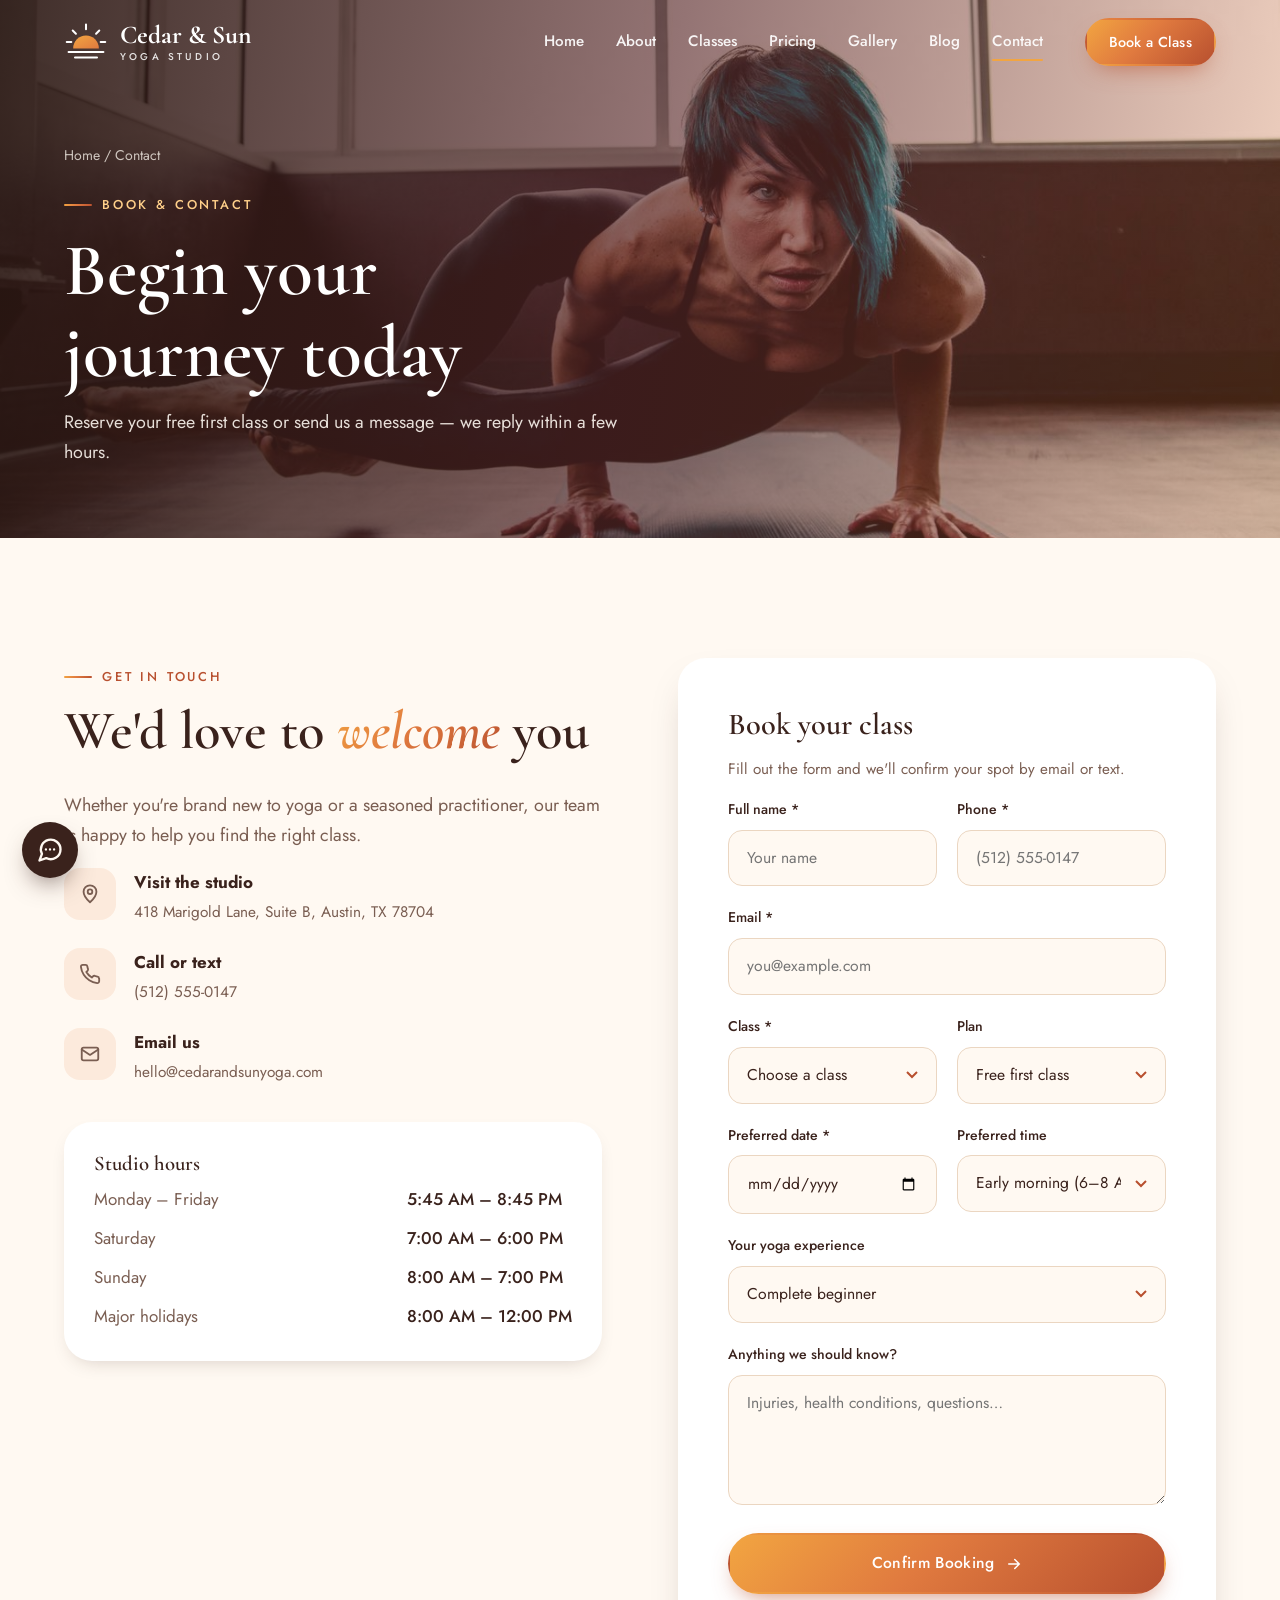
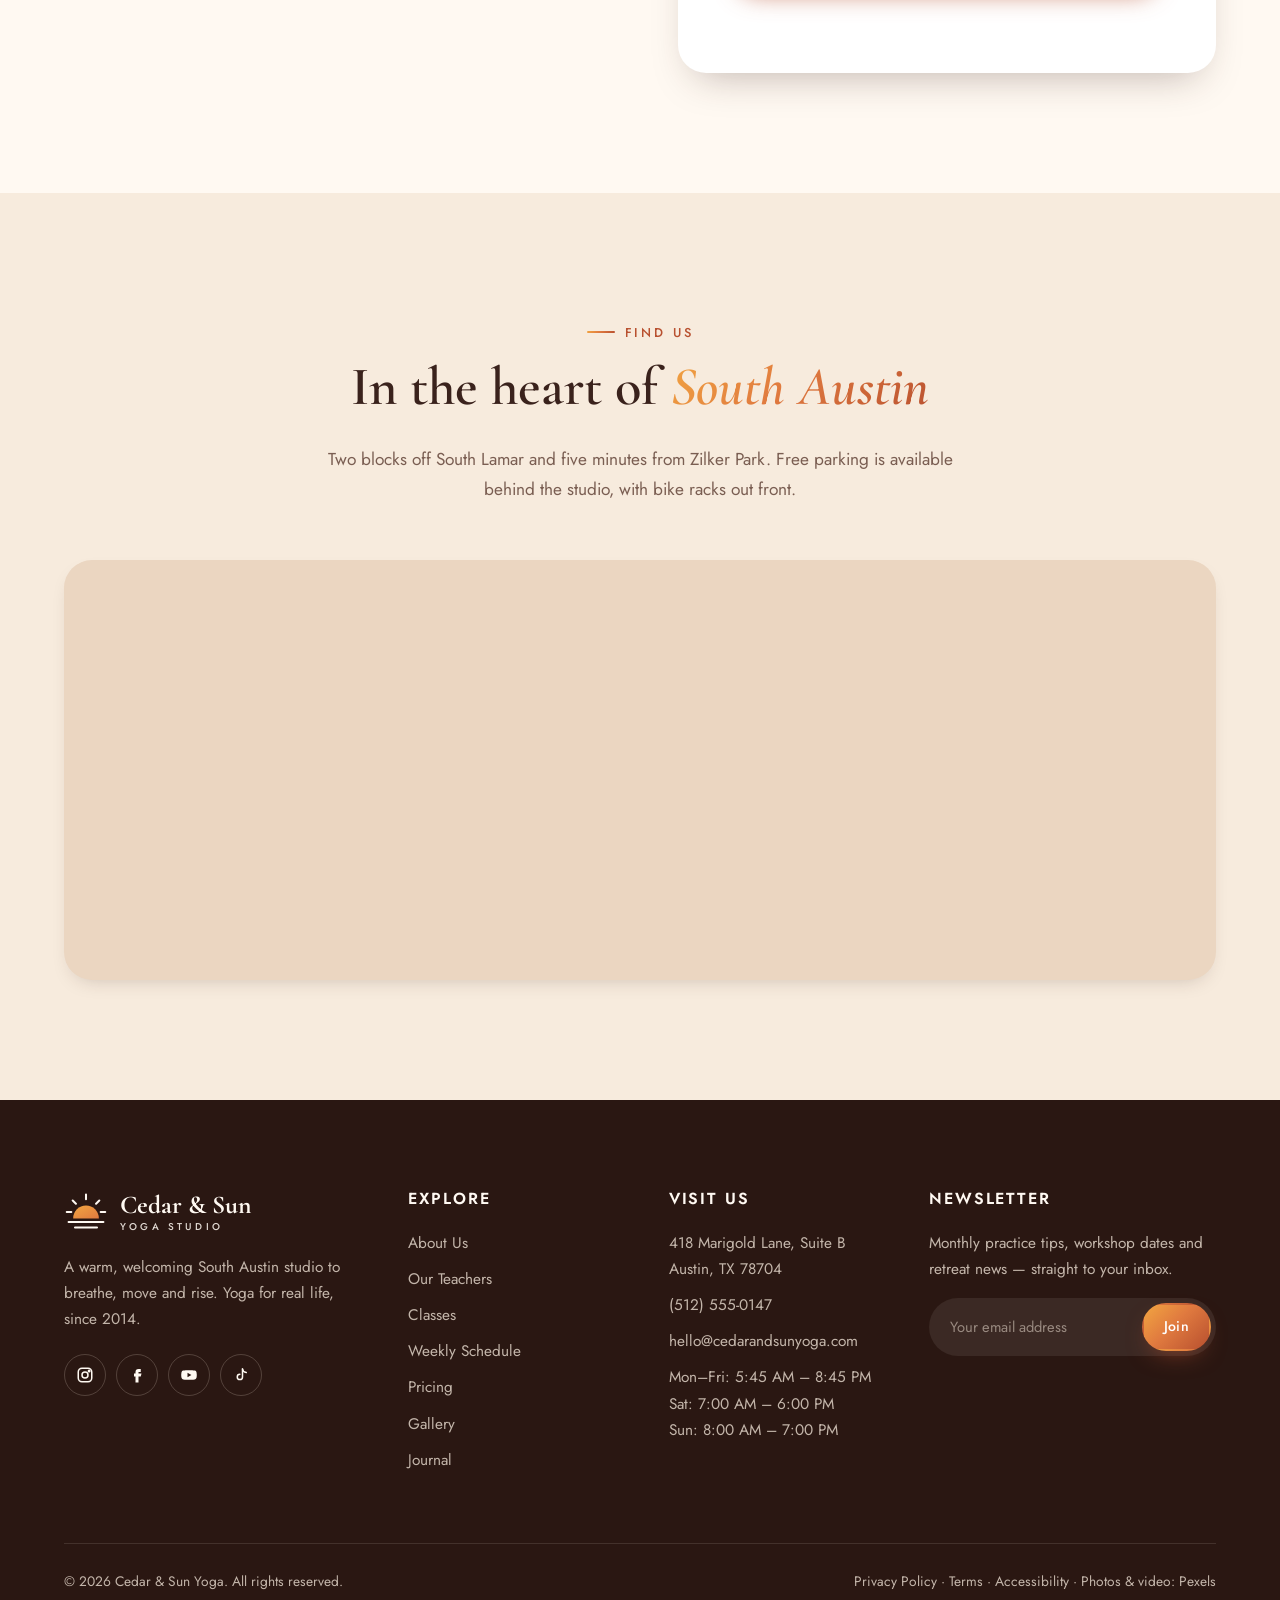
<file: contact.html>
<!DOCTYPE html>
<html lang="en-US">
<head>
  <meta charset="UTF-8">
  <meta name="viewport" content="width=device-width, initial-scale=1">
  <meta name="theme-color" content="#B8502F">
  <meta property="og:site_name" content="Cedar &amp; Sun Yoga">
  <meta property="og:type" content="website">
  <meta property="og:locale" content="en_US">
  <meta property="og:image" content="https://images.pexels.com/photos/8436622/pexels-photo-8436622.jpeg?auto=compress&amp;cs=tinysrgb&amp;w=1200">
  <meta name="twitter:card" content="summary_large_image">
  <link rel="preconnect" href="https://fonts.googleapis.com">
  <link rel="preconnect" href="https://fonts.gstatic.com" crossorigin>
  <link href="https://fonts.googleapis.com/css2?family=Cormorant+Garamond:ital,wght@0,500;0,600;0,700;1,500;1,600&family=Jost:wght@300;400;500;600&display=swap" rel="stylesheet">
  <link rel="icon" href="data:image/svg+xml,%3Csvg xmlns='http://www.w3.org/2000/svg' viewBox='0 0 48 48'%3E%3Ccircle cx='24' cy='24' r='24' fill='%23B8502F'/%3E%3Cpath d='M12 30a12 12 0 0 1 24 0z' fill='%23F2A541'/%3E%3Cpath d='M10 34h28' stroke='%23FFF9F2' stroke-width='2.5' stroke-linecap='round'/%3E%3C/svg%3E">
  <link rel="stylesheet" href="css/style.css">
  <title>Book a Class &amp; Contact | Cedar &amp; Sun Yoga</title>
  <meta name="description" content="Book your free yoga class, ask a question or visit Cedar &amp; Sun Yoga in South Austin, Texas.">
</head>
<body>
  <header class="site-header">
    <div class="container nav-wrap">
      <a href="index.html" class="logo" aria-label="Cedar &amp; Sun Yoga home">
        <svg viewBox="0 0 48 48" fill="none" aria-hidden="true">
          <defs><linearGradient id="logoGradH" x1="0" y1="0" x2="1" y2="1"><stop offset="0" stop-color="#F2A541"/><stop offset="1" stop-color="#E07A3F"/></linearGradient></defs>
          <path d="M10 31a14 14 0 0 1 28 0z" fill="url(#logoGradH)"/>
          <g stroke="currentColor" stroke-width="2.2" stroke-linecap="round">
            <path d="M24 5v5M9.5 11.5l3.5 3.5M38.5 11.5L35 15M3 24h5M40 24h5"/>
            <path d="M5 35h38M12 41h24"/>
          </g>
        </svg>
        <span>Cedar &amp; Sun<em>Yoga Studio</em></span>
      </a>
      <nav class="main-nav" aria-label="Main">
        <a href="index.html">Home</a>
        <a href="about.html">About</a>
        <a href="classes.html">Classes</a>
        <a href="pricing.html">Pricing</a>
        <a href="gallery.html">Gallery</a>
        <a href="blog.html">Blog</a>
        <a href="contact.html">Contact</a>
        <a href="contact.html#booking" class="btn mobile-cta">Book Your Free Class</a>
      </nav>
      <a href="contact.html#booking" class="btn btn--sm nav-cta">Book a Class</a>
      <button class="nav-toggle" type="button" aria-label="Open menu" aria-expanded="false"><span></span><span></span><span></span></button>
    </div>
  </header>

  <main>
    <section class="page-banner" style="background-image:url('assets/img/10992805.jpg')">
      <div class="container">
        <div class="breadcrumb"><a href="index.html">Home</a> / Contact</div>
        <span class="eyebrow">Book &amp; contact</span>
        <h1>Begin your<br>journey today</h1>
        <p>Reserve your free first class or send us a message — we reply within a few hours.</p>
      </div>
    </section>

    <section class="section" id="booking">
      <div class="container">
        <div class="split" style="align-items:start">
          <div class="reveal">
            <span class="eyebrow">Get in touch</span>
            <h2>We'd love to <span class="text-grad">welcome</span> you</h2>
            <p class="lead">Whether you're brand new to yoga or a seasoned practitioner, our team is happy to help you find the right class.</p>

            <ul class="info-list">
              <li>
                <span class="info-list__icon"><svg viewBox="0 0 24 24" fill="none" stroke="currentColor" stroke-width="2" stroke-linecap="round" stroke-linejoin="round"><path d="M12 21s-7-6.2-7-11.5a7 7 0 0 1 14 0C19 14.8 12 21 12 21z"/><circle cx="12" cy="9.5" r="2.5"/></svg></span>
                <div><strong>Visit the studio</strong><span>418 Marigold Lane, Suite B, Austin, TX 78704</span></div>
              </li>
              <li>
                <span class="info-list__icon"><svg viewBox="0 0 24 24" fill="none" stroke="currentColor" stroke-width="2" stroke-linecap="round" stroke-linejoin="round"><path d="M22 16.9v3a2 2 0 0 1-2.2 2 19.8 19.8 0 0 1-8.6-3.1 19.5 19.5 0 0 1-6-6A19.8 19.8 0 0 1 2.1 4.2 2 2 0 0 1 4.1 2h3a2 2 0 0 1 2 1.7c.1.9.4 1.8.7 2.7a2 2 0 0 1-.5 2.1L8 9.8a16 16 0 0 0 6 6l1.3-1.3a2 2 0 0 1 2.1-.4c.9.3 1.8.6 2.7.7a2 2 0 0 1 1.7 2z"/></svg></span>
                <div><strong>Call or text</strong><span><a href="tel:+15125550147">(512) 555-0147</a></span></div>
              </li>
              <li>
                <span class="info-list__icon"><svg viewBox="0 0 24 24" fill="none" stroke="currentColor" stroke-width="2" stroke-linecap="round" stroke-linejoin="round"><rect x="3" y="5" width="18" height="14" rx="2"/><path d="M3 7l9 6 9-6"/></svg></span>
                <div><strong>Email us</strong><span><a href="mailto:hello@cedarandsunyoga.com">hello@cedarandsunyoga.com</a></span></div>
              </li>
            </ul>

            <div class="hours">
              <h4>Studio hours</h4>
              <dl>
                <dt>Monday – Friday</dt><dd>5:45 AM – 8:45 PM</dd>
                <dt>Saturday</dt><dd>7:00 AM – 6:00 PM</dd>
                <dt>Sunday</dt><dd>8:00 AM – 7:00 PM</dd>
                <dt>Major holidays</dt><dd>8:00 AM – 12:00 PM</dd>
              </dl>
            </div>
          </div>

          <div class="form-card reveal reveal-delay-1">
            <form id="bookingForm" novalidate>
              <h3>Book your class</h3>
              <p class="muted" style="font-size:.95rem">Fill out the form and we'll confirm your spot by email or text.</p>
              <div class="form-grid">
                <div class="field">
                  <label for="name">Full name *</label>
                  <input id="name" name="name" type="text" autocomplete="name" placeholder="Your name">
                  <div class="error-msg"></div>
                </div>
                <div class="field">
                  <label for="phone">Phone *</label>
                  <input id="phone" name="phone" type="tel" autocomplete="tel" placeholder="(512) 555-0147">
                  <div class="error-msg"></div>
                </div>
                <div class="field full">
                  <label for="email">Email *</label>
                  <input id="email" name="email" type="email" autocomplete="email" placeholder="you@example.com">
                  <div class="error-msg"></div>
                </div>
                <div class="field">
                  <label for="classType">Class *</label>
                  <select id="classType" name="classType">
                    <option value="">Choose a class</option>
                    <option value="slowflow">Slow Flow</option>
                    <option value="vinyasa">Vinyasa Flow</option>
                    <option value="yin">Yin &amp; Restorative</option>
                    <option value="breath">Breathwork &amp; Meditation</option>
                    <option value="power">Hot Power Flow</option>
                    <option value="basics">Yoga Basics</option>
                    <option value="private">Private 1:1 session</option>
                  </select>
                  <div class="error-msg"></div>
                </div>
                <div class="field">
                  <label for="plan">Plan</label>
                  <select id="plan" name="plan">
                    <option value="trial">Free first class</option>
                    <option value="dropin">Drop-in class</option>
                    <option value="essential">Essential membership</option>
                    <option value="unlimited">Unlimited membership</option>
                    <option value="premium">Premium membership</option>
                  </select>
                </div>
                <div class="field">
                  <label for="date">Preferred date *</label>
                  <input id="date" name="date" type="date">
                  <div class="error-msg"></div>
                </div>
                <div class="field">
                  <label for="time">Preferred time</label>
                  <select id="time" name="time">
                    <option>Early morning (6–8 AM)</option>
                    <option>Morning (8–11 AM)</option>
                    <option>Lunch hour (12–1 PM)</option>
                    <option>Evening (5–8:30 PM)</option>
                  </select>
                </div>
                <div class="field full">
                  <label for="experience">Your yoga experience</label>
                  <select id="experience" name="experience">
                    <option>Complete beginner</option>
                    <option>Some experience (under 1 year)</option>
                    <option>Regular practitioner (1–3 years)</option>
                    <option>Advanced (3+ years)</option>
                  </select>
                </div>
                <div class="field full">
                  <label for="message">Anything we should know?</label>
                  <textarea id="message" name="message" placeholder="Injuries, health conditions, questions…"></textarea>
                </div>
                <div class="full">
                  <button type="submit" class="btn btn--block">Confirm Booking
                    <svg viewBox="0 0 24 24" fill="none" stroke="currentColor" stroke-width="2" stroke-linecap="round"><path d="M5 12h14M13 6l6 6-6 6"/></svg>
                  </button>
                  <p class="form-error" id="bookingError" role="alert"></p>
                </div>
              </div>
            </form>

            <div class="form-success" id="bookingSuccess" aria-live="polite">
              <div class="form-success__icon">✓</div>
              <h3>You're all set, <span id="successName">friend</span>!</h3>
              <p class="muted">Your booking request has been received. We'll confirm your spot within a few hours. Please arrive 10 minutes early — we can't wait to meet you.</p>
              <div class="success-actions">
                <a class="btn" id="successText" href="#" hidden>Text Us a Question</a>
                <button type="button" class="btn btn--outline" id="bookAgain">Book Another Class</button>
              </div>
            </div>
          </div>
        </div>
      </div>
    </section>

    <section class="section section--sand">
      <div class="container">
        <div class="section-head reveal">
          <span class="eyebrow">Find us</span>
          <h2>In the heart of <span class="text-grad">South Austin</span></h2>
          <p>Two blocks off South Lamar and five minutes from Zilker Park. Free parking is available behind the studio, with bike racks out front.</p>
        </div>
        <div class="map-frame reveal">
          <iframe title="Map showing the Cedar &amp; Sun Yoga neighborhood" src="https://www.google.com/maps?q=South+Lamar,+Austin,+TX+78704&output=embed" loading="lazy" referrerpolicy="no-referrer-when-downgrade"></iframe>
        </div>
      </div>
    </section>
  </main>

  <footer class="site-footer">
    <div class="container">
      <div class="footer-grid">
        <div>
          <a href="index.html" class="logo" aria-label="Cedar &amp; Sun Yoga home">
            <svg viewBox="0 0 48 48" fill="none" aria-hidden="true">
              <defs><linearGradient id="logoGradF" x1="0" y1="0" x2="1" y2="1"><stop offset="0" stop-color="#F2A541"/><stop offset="1" stop-color="#E07A3F"/></linearGradient></defs>
              <path d="M10 31a14 14 0 0 1 28 0z" fill="url(#logoGradF)"/>
              <g stroke="currentColor" stroke-width="2.2" stroke-linecap="round">
                <path d="M24 5v5M9.5 11.5l3.5 3.5M38.5 11.5L35 15M3 24h5M40 24h5"/>
                <path d="M5 35h38M12 41h24"/>
              </g>
            </svg>
            <span>Cedar &amp; Sun<em>Yoga Studio</em></span>
          </a>
          <p>A warm, welcoming South Austin studio to breathe, move and rise. Yoga for real life, since 2014.</p>
          <div class="socials">
            <a href="#" aria-label="Instagram"><svg viewBox="0 0 24 24" fill="none" stroke="currentColor" stroke-width="2"><rect x="3" y="3" width="18" height="18" rx="5"/><circle cx="12" cy="12" r="4"/><circle cx="17.5" cy="6.5" r="1" fill="currentColor"/></svg></a>
            <a href="#" aria-label="Facebook"><svg viewBox="0 0 24 24" fill="currentColor"><path d="M14 8h3V4h-3a4 4 0 0 0-4 4v2H8v4h2v8h4v-8h3l1-4h-4V8z"/></svg></a>
            <a href="#" aria-label="YouTube"><svg viewBox="0 0 24 24" fill="currentColor"><path d="M22 8.2a3 3 0 0 0-2.1-2.1C18 5.6 12 5.6 12 5.6s-6 0-7.9.5A3 3 0 0 0 2 8.2 31 31 0 0 0 1.6 12 31 31 0 0 0 2 15.8a3 3 0 0 0 2.1 2.1c1.9.5 7.9.5 7.9.5s6 0 7.9-.5a3 3 0 0 0 2.1-2.1 31 31 0 0 0 .4-3.8 31 31 0 0 0-.4-3.8zM10 15V9l5.2 3z"/></svg></a>
            <a href="#" aria-label="TikTok"><svg viewBox="0 0 24 24" fill="none" stroke="currentColor" stroke-width="2" stroke-linecap="round" stroke-linejoin="round"><path d="M14 4v10.5a3.5 3.5 0 1 1-3.5-3.5"/><path d="M14 4c.4 2.6 2.2 4.4 5 4.8"/></svg></a>
          </div>
        </div>
        <div>
          <h4>Explore</h4>
          <ul class="footer-links">
            <li><a href="about.html">About Us</a></li>
            <li><a href="about.html#teachers">Our Teachers</a></li>
            <li><a href="classes.html">Classes</a></li>
            <li><a href="classes.html#schedule">Weekly Schedule</a></li>
            <li><a href="pricing.html">Pricing</a></li>
            <li><a href="gallery.html">Gallery</a></li>
            <li><a href="blog.html">Journal</a></li>
          </ul>
        </div>
        <div>
          <h4>Visit Us</h4>
          <ul class="footer-links">
            <li>418 Marigold Lane, Suite B<br>Austin, TX 78704</li>
            <li><a href="tel:+15125550147">(512) 555-0147</a></li>
            <li><a href="mailto:hello@cedarandsunyoga.com">hello@cedarandsunyoga.com</a></li>
            <li>Mon–Fri: 5:45 AM – 8:45 PM<br>Sat: 7:00 AM – 6:00 PM<br>Sun: 8:00 AM – 7:00 PM</li>
          </ul>
        </div>
        <div>
          <h4>Newsletter</h4>
          <p>Monthly practice tips, workshop dates and retreat news — straight to your inbox.</p>
          <form class="newsletter" novalidate>
            <label for="nl-email" class="sr-only">Email address</label>
            <input id="nl-email" type="email" placeholder="Your email address" required>
            <button class="btn" type="submit">Join</button>
          </form>
          <p class="newsletter-msg" aria-live="polite"></p>
        </div>
      </div>
      <div class="footer-bottom">
        <span>© <span class="year">2026</span> Cedar &amp; Sun Yoga. All rights reserved.</span>
        <span><a href="#">Privacy Policy</a> · <a href="#">Terms</a> · <a href="#">Accessibility</a> · Photos &amp; video: <a href="https://www.pexels.com" target="_blank" rel="noopener">Pexels</a></span>
      </div>
    </div>
  </footer>

  <button class="back-to-top" type="button" aria-label="Back to top">↑</button>
  <script src="js/main.js"></script>
</body>
</html>
</file>
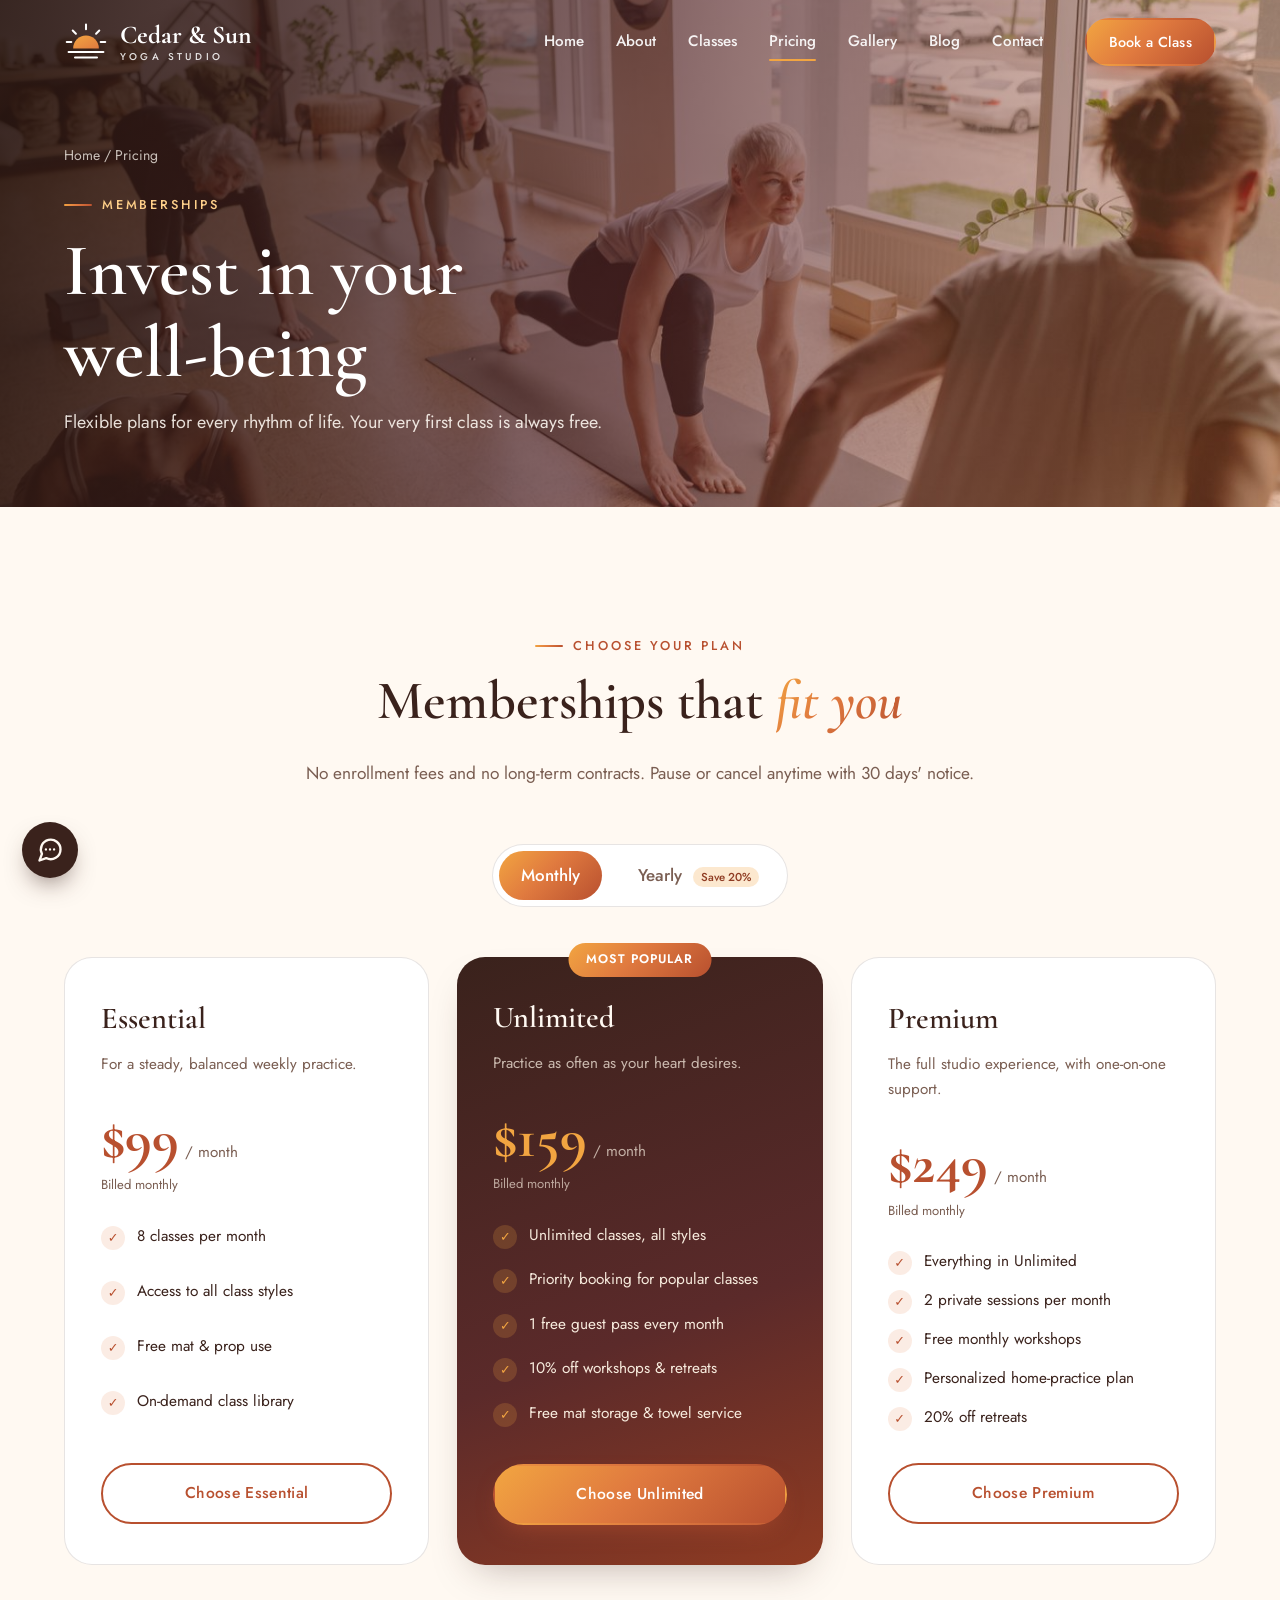
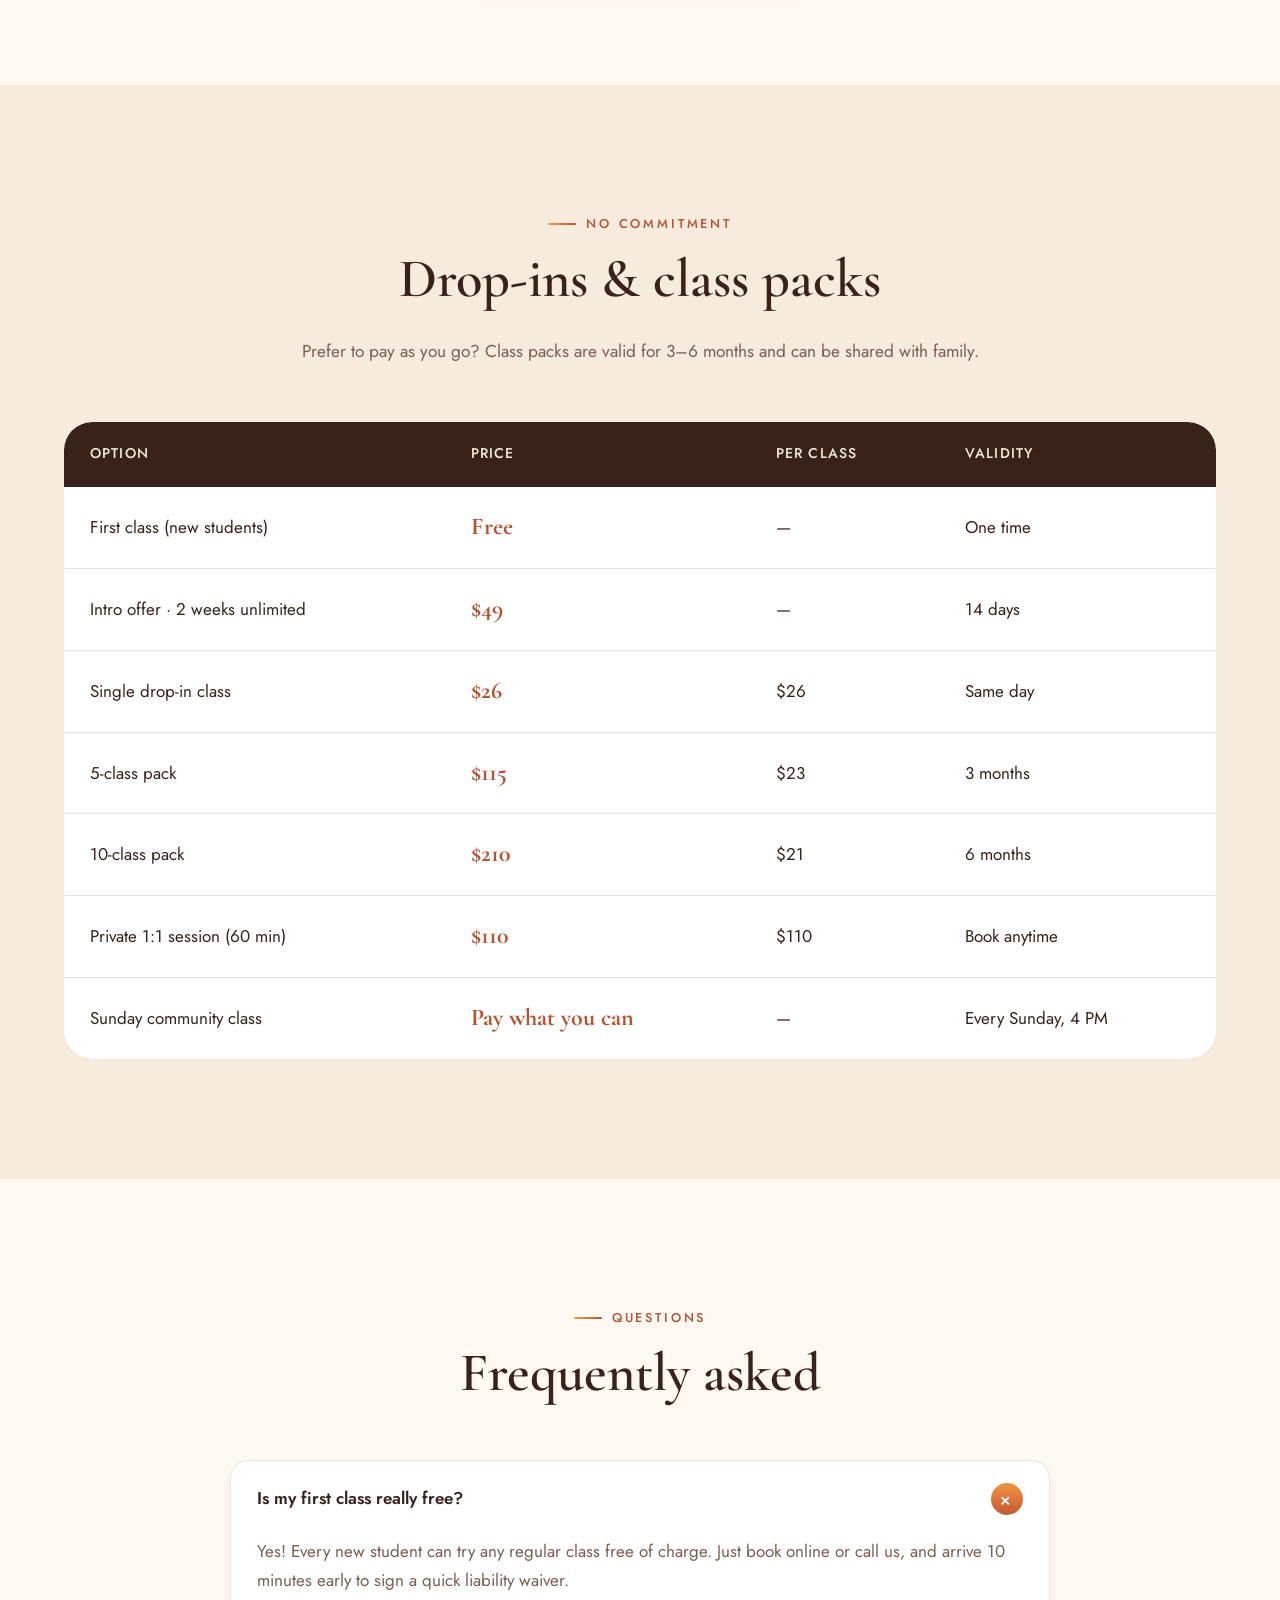
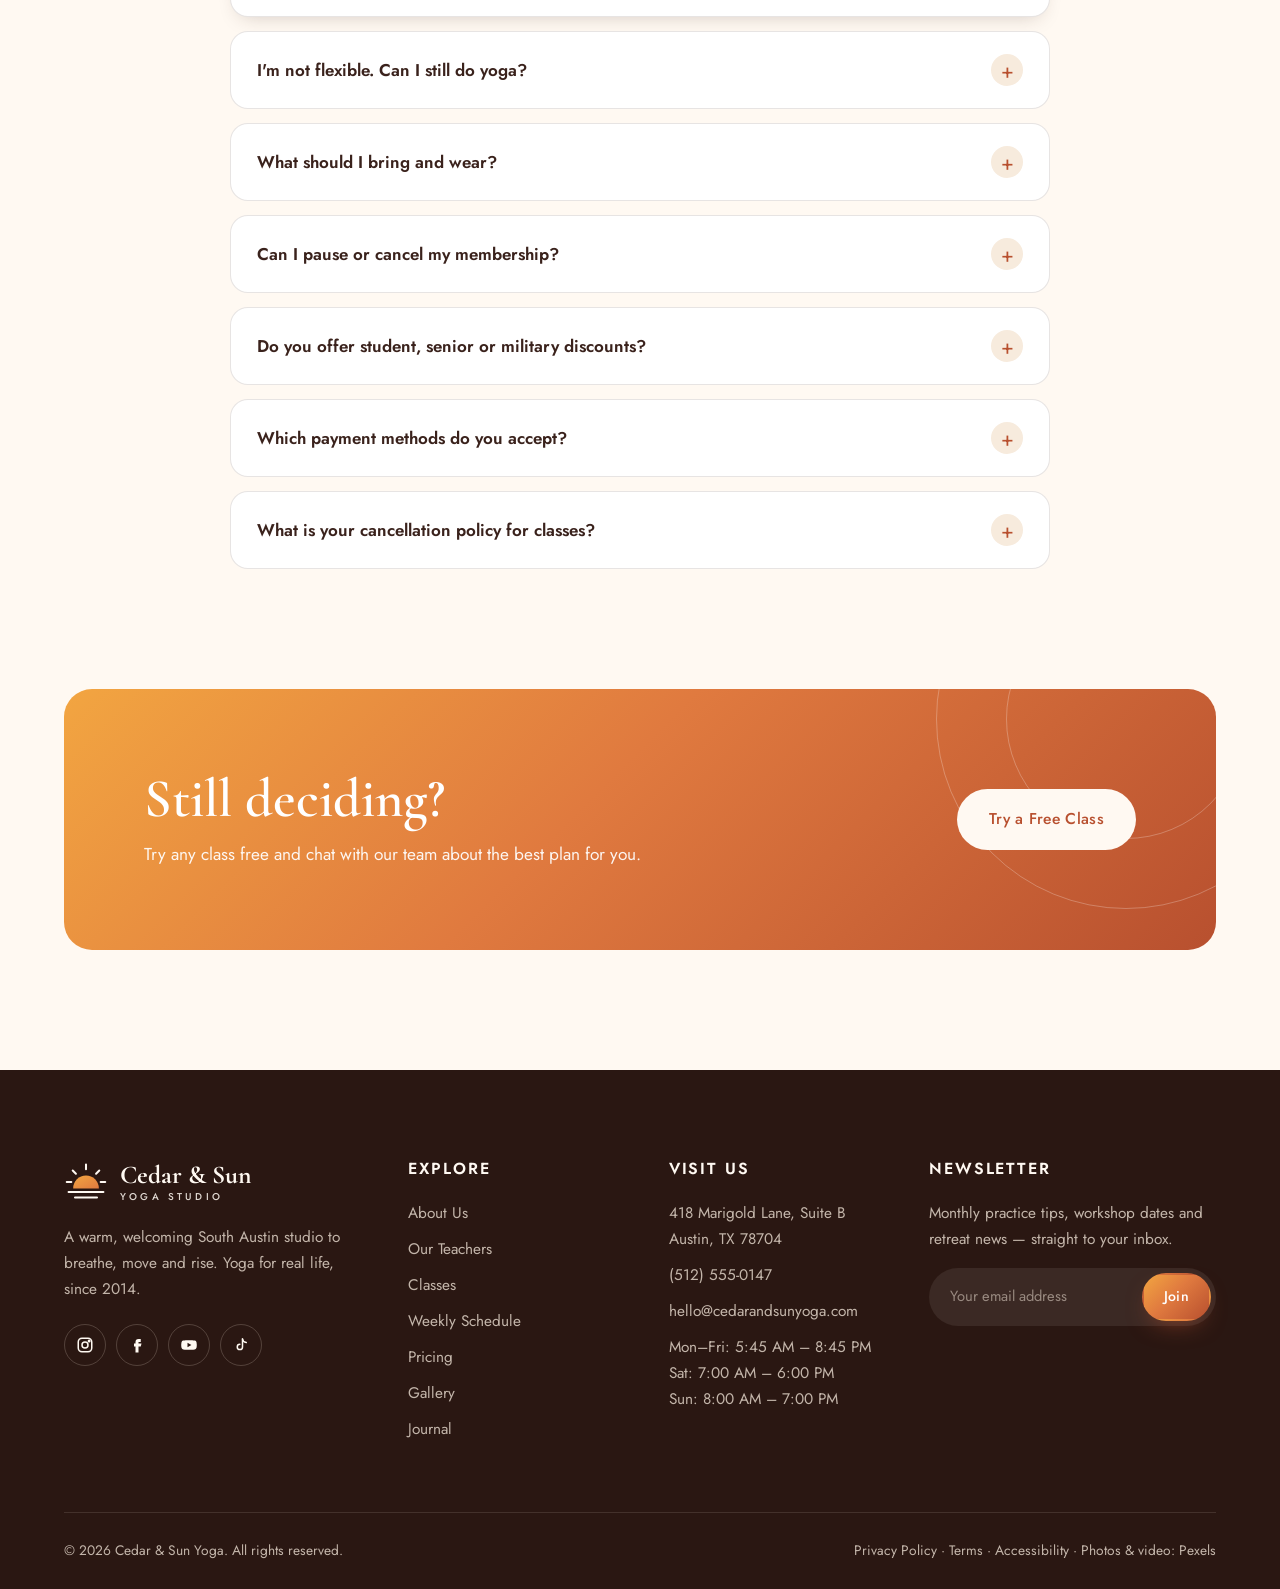
<file: pricing.html>
<!DOCTYPE html>
<html lang="en-US">
<head>
  <meta charset="UTF-8">
  <meta name="viewport" content="width=device-width, initial-scale=1">
  <meta name="theme-color" content="#B8502F">
  <meta property="og:site_name" content="Cedar &amp; Sun Yoga">
  <meta property="og:type" content="website">
  <meta property="og:locale" content="en_US">
  <meta property="og:image" content="https://images.pexels.com/photos/8436622/pexels-photo-8436622.jpeg?auto=compress&amp;cs=tinysrgb&amp;w=1200">
  <meta name="twitter:card" content="summary_large_image">
  <link rel="preconnect" href="https://fonts.googleapis.com">
  <link rel="preconnect" href="https://fonts.gstatic.com" crossorigin>
  <link href="https://fonts.googleapis.com/css2?family=Cormorant+Garamond:ital,wght@0,500;0,600;0,700;1,500;1,600&family=Jost:wght@300;400;500;600&display=swap" rel="stylesheet">
  <link rel="icon" href="data:image/svg+xml,%3Csvg xmlns='http://www.w3.org/2000/svg' viewBox='0 0 48 48'%3E%3Ccircle cx='24' cy='24' r='24' fill='%23B8502F'/%3E%3Cpath d='M12 30a12 12 0 0 1 24 0z' fill='%23F2A541'/%3E%3Cpath d='M10 34h28' stroke='%23FFF9F2' stroke-width='2.5' stroke-linecap='round'/%3E%3C/svg%3E">
  <link rel="stylesheet" href="css/style.css">
  <title>Pricing &amp; Memberships | Cedar &amp; Sun Yoga</title>
  <meta name="description" content="Flexible yoga memberships, class packs and drop-in rates. Your first class is free.">
</head>
<body>
  <header class="site-header">
    <div class="container nav-wrap">
      <a href="index.html" class="logo" aria-label="Cedar &amp; Sun Yoga home">
        <svg viewBox="0 0 48 48" fill="none" aria-hidden="true">
          <defs><linearGradient id="logoGradH" x1="0" y1="0" x2="1" y2="1"><stop offset="0" stop-color="#F2A541"/><stop offset="1" stop-color="#E07A3F"/></linearGradient></defs>
          <path d="M10 31a14 14 0 0 1 28 0z" fill="url(#logoGradH)"/>
          <g stroke="currentColor" stroke-width="2.2" stroke-linecap="round">
            <path d="M24 5v5M9.5 11.5l3.5 3.5M38.5 11.5L35 15M3 24h5M40 24h5"/>
            <path d="M5 35h38M12 41h24"/>
          </g>
        </svg>
        <span>Cedar &amp; Sun<em>Yoga Studio</em></span>
      </a>
      <nav class="main-nav" aria-label="Main">
        <a href="index.html">Home</a>
        <a href="about.html">About</a>
        <a href="classes.html">Classes</a>
        <a href="pricing.html">Pricing</a>
        <a href="gallery.html">Gallery</a>
        <a href="blog.html">Blog</a>
        <a href="contact.html">Contact</a>
        <a href="contact.html#booking" class="btn mobile-cta">Book Your Free Class</a>
      </nav>
      <a href="contact.html#booking" class="btn btn--sm nav-cta">Book a Class</a>
      <button class="nav-toggle" type="button" aria-label="Open menu" aria-expanded="false"><span></span><span></span><span></span></button>
    </div>
  </header>

  <main>
    <section class="page-banner" style="background-image:url('assets/img/8436842.jpg')">
      <div class="container">
        <div class="breadcrumb"><a href="index.html">Home</a> / Pricing</div>
        <span class="eyebrow">Memberships</span>
        <h1>Invest in your<br>well-being</h1>
        <p>Flexible plans for every rhythm of life. Your very first class is always free.</p>
      </div>
    </section>

    <!-- Plans -->
    <section class="section">
      <div class="container">
        <div class="section-head reveal">
          <span class="eyebrow">Choose your plan</span>
          <h2>Memberships that <span class="text-grad">fit you</span></h2>
          <p>No enrollment fees and no long-term contracts. Pause or cancel anytime with 30 days' notice.</p>
        </div>

        <div class="text-center">
          <div class="billing-toggle" role="group" aria-label="Billing period">
            <button type="button" class="active" data-billing="monthly" aria-pressed="true">Monthly</button>
            <button type="button" data-billing="yearly" aria-pressed="false">Yearly <span class="save">Save 20%</span></button>
          </div>
        </div>

        <div class="grid-3">
          <div class="price-card reveal">
            <h3>Essential</h3>
            <p class="price-card__desc">For a steady, balanced weekly practice.</p>
            <div class="price"><span class="price__amount" data-monthly="$99" data-yearly="$79">$99</span><span class="price__per">/ month</span></div>
            <div class="price__note" data-note-monthly="Billed monthly" data-note-yearly="$948 billed yearly">Billed monthly</div>
            <ul class="check-list">
              <li>8 classes per month</li>
              <li>Access to all class styles</li>
              <li>Free mat &amp; prop use</li>
              <li>On-demand class library</li>
            </ul>
            <a href="contact.html?plan=essential#booking" class="btn btn--outline btn--block">Choose Essential</a>
          </div>
          <div class="price-card price-card--featured reveal reveal-delay-1">
            <span class="price-card__badge">Most popular</span>
            <h3>Unlimited</h3>
            <p class="price-card__desc">Practice as often as your heart desires.</p>
            <div class="price"><span class="price__amount" data-monthly="$159" data-yearly="$127">$159</span><span class="price__per">/ month</span></div>
            <div class="price__note" data-note-monthly="Billed monthly" data-note-yearly="$1,524 billed yearly">Billed monthly</div>
            <ul class="check-list">
              <li>Unlimited classes, all styles</li>
              <li>Priority booking for popular classes</li>
              <li>1 free guest pass every month</li>
              <li>10% off workshops &amp; retreats</li>
              <li>Free mat storage &amp; towel service</li>
            </ul>
            <a href="contact.html?plan=unlimited#booking" class="btn btn--block">Choose Unlimited</a>
          </div>
          <div class="price-card reveal reveal-delay-2">
            <h3>Premium</h3>
            <p class="price-card__desc">The full studio experience, with one-on-one support.</p>
            <div class="price"><span class="price__amount" data-monthly="$249" data-yearly="$199">$249</span><span class="price__per">/ month</span></div>
            <div class="price__note" data-note-monthly="Billed monthly" data-note-yearly="$2,388 billed yearly">Billed monthly</div>
            <ul class="check-list">
              <li>Everything in Unlimited</li>
              <li>2 private sessions per month</li>
              <li>Free monthly workshops</li>
              <li>Personalized home-practice plan</li>
              <li>20% off retreats</li>
            </ul>
            <a href="contact.html?plan=premium#booking" class="btn btn--outline btn--block">Choose Premium</a>
          </div>
        </div>
      </div>
    </section>

    <!-- Packs -->
    <section class="section section--sand">
      <div class="container">
        <div class="section-head reveal">
          <span class="eyebrow">No commitment</span>
          <h2>Drop-ins &amp; class packs</h2>
          <p>Prefer to pay as you go? Class packs are valid for 3–6 months and can be shared with family.</p>
        </div>
        <div class="table-wrap reveal">
          <table class="pack-table">
            <thead>
              <tr><th>Option</th><th>Price</th><th>Per class</th><th>Validity</th></tr>
            </thead>
            <tbody>
              <tr><td>First class (new students)</td><td><strong>Free</strong></td><td>—</td><td>One time</td></tr>
              <tr><td>Intro offer · 2 weeks unlimited</td><td><strong>$49</strong></td><td>—</td><td>14 days</td></tr>
              <tr><td>Single drop-in class</td><td><strong>$26</strong></td><td>$26</td><td>Same day</td></tr>
              <tr><td>5-class pack</td><td><strong>$115</strong></td><td>$23</td><td>3 months</td></tr>
              <tr><td>10-class pack</td><td><strong>$210</strong></td><td>$21</td><td>6 months</td></tr>
              <tr><td>Private 1:1 session (60 min)</td><td><strong>$110</strong></td><td>$110</td><td>Book anytime</td></tr>
              <tr><td>Sunday community class</td><td><strong>Pay what you can</strong></td><td>—</td><td>Every Sunday, 4 PM</td></tr>
            </tbody>
          </table>
        </div>
      </div>
    </section>

    <!-- FAQ -->
    <section class="section">
      <div class="container">
        <div class="section-head reveal">
          <span class="eyebrow">Questions</span>
          <h2>Frequently asked</h2>
        </div>
        <div class="faq reveal">
          <details open>
            <summary>Is my first class really free?</summary>
            <p>Yes! Every new student can try any regular class free of charge. Just book online or call us, and arrive 10 minutes early to sign a quick liability waiver.</p>
          </details>
          <details>
            <summary>I'm not flexible. Can I still do yoga?</summary>
            <p>Absolutely. Flexibility is a result of yoga, not a requirement. Our Yoga Basics and Slow Flow classes are designed for stiff bodies and complete newcomers.</p>
          </details>
          <details>
            <summary>What should I bring and wear?</summary>
            <p>Wear comfortable, stretchy clothes. We provide mats and all props free of charge. Bring a water bottle and, for Hot Power Flow, a towel — or rent one at the front desk for $2.</p>
          </details>
          <details>
            <summary>Can I pause or cancel my membership?</summary>
            <p>Yes. You can pause your membership for up to 2 months per year (for travel, injury or illness), or cancel with 30 days' notice. Yearly plans can be transferred to a friend.</p>
          </details>
          <details>
            <summary>Do you offer student, senior or military discounts?</summary>
            <p>We offer 15% off all memberships for full-time students, teachers, seniors 65+, active military, veterans and first responders. Just bring a valid ID.</p>
          </details>
          <details>
            <summary>Which payment methods do you accept?</summary>
            <p>We accept all major credit and debit cards, Apple Pay and Google Pay. Memberships are billed automatically each month to the card on file.</p>
          </details>
          <details>
            <summary>What is your cancellation policy for classes?</summary>
            <p>You can cancel a booking free of charge up to 12 hours before class. Late cancellations and no-shows use the class credit; Unlimited and Premium members are charged a $10 fee so we can offer the spot to someone on the waitlist.</p>
          </details>
        </div>
      </div>
    </section>

    <section class="section" style="padding-top:0">
      <div class="container">
        <div class="cta-band reveal">
          <div>
            <h2>Still deciding?</h2>
            <p>Try any class free and chat with our team about the best plan for you.</p>
          </div>
          <a href="contact.html#booking" class="btn btn--light">Try a Free Class</a>
        </div>
      </div>
    </section>
  </main>

  <footer class="site-footer">
    <div class="container">
      <div class="footer-grid">
        <div>
          <a href="index.html" class="logo" aria-label="Cedar &amp; Sun Yoga home">
            <svg viewBox="0 0 48 48" fill="none" aria-hidden="true">
              <defs><linearGradient id="logoGradF" x1="0" y1="0" x2="1" y2="1"><stop offset="0" stop-color="#F2A541"/><stop offset="1" stop-color="#E07A3F"/></linearGradient></defs>
              <path d="M10 31a14 14 0 0 1 28 0z" fill="url(#logoGradF)"/>
              <g stroke="currentColor" stroke-width="2.2" stroke-linecap="round">
                <path d="M24 5v5M9.5 11.5l3.5 3.5M38.5 11.5L35 15M3 24h5M40 24h5"/>
                <path d="M5 35h38M12 41h24"/>
              </g>
            </svg>
            <span>Cedar &amp; Sun<em>Yoga Studio</em></span>
          </a>
          <p>A warm, welcoming South Austin studio to breathe, move and rise. Yoga for real life, since 2014.</p>
          <div class="socials">
            <a href="#" aria-label="Instagram"><svg viewBox="0 0 24 24" fill="none" stroke="currentColor" stroke-width="2"><rect x="3" y="3" width="18" height="18" rx="5"/><circle cx="12" cy="12" r="4"/><circle cx="17.5" cy="6.5" r="1" fill="currentColor"/></svg></a>
            <a href="#" aria-label="Facebook"><svg viewBox="0 0 24 24" fill="currentColor"><path d="M14 8h3V4h-3a4 4 0 0 0-4 4v2H8v4h2v8h4v-8h3l1-4h-4V8z"/></svg></a>
            <a href="#" aria-label="YouTube"><svg viewBox="0 0 24 24" fill="currentColor"><path d="M22 8.2a3 3 0 0 0-2.1-2.1C18 5.6 12 5.6 12 5.6s-6 0-7.9.5A3 3 0 0 0 2 8.2 31 31 0 0 0 1.6 12 31 31 0 0 0 2 15.8a3 3 0 0 0 2.1 2.1c1.9.5 7.9.5 7.9.5s6 0 7.9-.5a3 3 0 0 0 2.1-2.1 31 31 0 0 0 .4-3.8 31 31 0 0 0-.4-3.8zM10 15V9l5.2 3z"/></svg></a>
            <a href="#" aria-label="TikTok"><svg viewBox="0 0 24 24" fill="none" stroke="currentColor" stroke-width="2" stroke-linecap="round" stroke-linejoin="round"><path d="M14 4v10.5a3.5 3.5 0 1 1-3.5-3.5"/><path d="M14 4c.4 2.6 2.2 4.4 5 4.8"/></svg></a>
          </div>
        </div>
        <div>
          <h4>Explore</h4>
          <ul class="footer-links">
            <li><a href="about.html">About Us</a></li>
            <li><a href="about.html#teachers">Our Teachers</a></li>
            <li><a href="classes.html">Classes</a></li>
            <li><a href="classes.html#schedule">Weekly Schedule</a></li>
            <li><a href="pricing.html">Pricing</a></li>
            <li><a href="gallery.html">Gallery</a></li>
            <li><a href="blog.html">Journal</a></li>
          </ul>
        </div>
        <div>
          <h4>Visit Us</h4>
          <ul class="footer-links">
            <li>418 Marigold Lane, Suite B<br>Austin, TX 78704</li>
            <li><a href="tel:+15125550147">(512) 555-0147</a></li>
            <li><a href="mailto:hello@cedarandsunyoga.com">hello@cedarandsunyoga.com</a></li>
            <li>Mon–Fri: 5:45 AM – 8:45 PM<br>Sat: 7:00 AM – 6:00 PM<br>Sun: 8:00 AM – 7:00 PM</li>
          </ul>
        </div>
        <div>
          <h4>Newsletter</h4>
          <p>Monthly practice tips, workshop dates and retreat news — straight to your inbox.</p>
          <form class="newsletter" novalidate>
            <label for="nl-email" class="sr-only">Email address</label>
            <input id="nl-email" type="email" placeholder="Your email address" required>
            <button class="btn" type="submit">Join</button>
          </form>
          <p class="newsletter-msg" aria-live="polite"></p>
        </div>
      </div>
      <div class="footer-bottom">
        <span>© <span class="year">2026</span> Cedar &amp; Sun Yoga. All rights reserved.</span>
        <span><a href="#">Privacy Policy</a> · <a href="#">Terms</a> · <a href="#">Accessibility</a> · Photos &amp; video: <a href="https://www.pexels.com" target="_blank" rel="noopener">Pexels</a></span>
      </div>
    </div>
  </footer>

  <button class="back-to-top" type="button" aria-label="Back to top">↑</button>
  <script src="js/main.js"></script>
</body>
</html>
</file>
<file: css/style.css>
/* ==========================================================
   Cedar & Sun Yoga — Warm Sunset Theme
   ========================================================== */

:root {
  --saffron: #F2A541;
  --sun: #E07A3F;
  --terracotta: #B8502F;
  --rust: #8F3B22;
  --sand: #F7EBDD;
  --clay: #EBD6C1;
  --cream: #FFF9F2;
  --ink: #3A221C;
  --ink-2: #2A1712;
  --muted: #7A5E52;
  --line: rgba(58, 34, 28, 0.12);
  --white: #ffffff;

  --grad-sunset: linear-gradient(135deg, #F2A541 0%, #E07A3F 45%, #B8502F 100%);
  --grad-dusk: linear-gradient(160deg, #3A221C 0%, #5B2A2A 60%, #8F3B22 100%);

  --font-head: "Cormorant Garamond", Georgia, serif;
  --font-body: "Jost", "Segoe UI", system-ui, sans-serif;

  --radius: 18px;
  --radius-lg: 28px;
  --shadow: 0 18px 40px -18px rgba(58, 34, 28, 0.35);
  --shadow-sm: 0 8px 20px -10px rgba(58, 34, 28, 0.25);
  --container: 1200px;
  --header-h: 84px;
}

*,
*::before,
*::after { box-sizing: border-box; }

html { scroll-behavior: smooth; }

body {
  margin: 0;
  font-family: var(--font-body);
  font-size: 17px;
  line-height: 1.7;
  color: var(--ink);
  background: var(--cream);
  -webkit-font-smoothing: antialiased;
  overflow-x: hidden;
}

img, video { max-width: 100%; display: block; }
a { color: inherit; text-decoration: none; }
button { font: inherit; cursor: pointer; }

h1, h2, h3, h4 {
  font-family: var(--font-head);
  font-weight: 600;
  line-height: 1.12;
  margin: 0 0 0.5em;
  color: var(--ink);
}
h1 { font-size: clamp(2.8rem, 7vw, 5.6rem); }
h2 { font-size: clamp(2.2rem, 4.5vw, 3.4rem); }
h3 { font-size: clamp(1.5rem, 2.4vw, 1.9rem); }
h4 { font-size: 1.3rem; }
p { margin: 0 0 1em; }

.container {
  width: 100%;
  max-width: var(--container);
  margin: 0 auto;
  padding: 0 24px;
}

.section { padding: clamp(72px, 10vw, 120px) 0; position: relative; }
.section--sand { background: var(--sand); }
.section--dark { background: var(--grad-dusk); color: var(--sand); }
.section--dark h2, .section--dark h3, .section--dark h4 { color: var(--cream); }

.eyebrow {
  display: inline-flex;
  align-items: center;
  gap: 10px;
  font-size: 0.8rem;
  font-weight: 500;
  letter-spacing: 0.22em;
  text-transform: uppercase;
  color: var(--terracotta);
  margin-bottom: 14px;
}
.eyebrow::before {
  content: "";
  width: 28px;
  height: 2px;
  background: var(--grad-sunset);
  border-radius: 2px;
}
.section--dark .eyebrow { color: var(--saffron); }

.section-head { max-width: 680px; margin: 0 auto 56px; text-align: center; }
.section-head .eyebrow { justify-content: center; }
.section-head p { color: var(--muted); font-size: 1.08rem; }
.section--dark .section-head p { color: rgba(247, 235, 221, 0.8); }

.text-grad {
  background: var(--grad-sunset);
  -webkit-background-clip: text;
  background-clip: text;
  color: transparent;
  font-style: italic;
}

/* ---------- Buttons ---------- */
.btn {
  display: inline-flex;
  align-items: center;
  justify-content: center;
  gap: 10px;
  padding: 15px 30px;
  border-radius: 999px;
  border: 2px solid transparent;
  background: var(--grad-sunset);
  color: var(--white);
  font-weight: 500;
  font-size: 0.98rem;
  letter-spacing: 0.02em;
  transition: transform 0.25s ease, box-shadow 0.25s ease, background 0.25s ease, color 0.25s ease;
  box-shadow: 0 10px 24px -10px rgba(184, 80, 47, 0.7);
  white-space: nowrap;
}
.btn:hover { transform: translateY(-2px); box-shadow: 0 16px 30px -12px rgba(184, 80, 47, 0.8); }
.btn svg { width: 18px; height: 18px; }
.btn--ghost {
  background: transparent;
  border-color: rgba(255, 255, 255, 0.7);
  box-shadow: none;
  color: var(--white);
}
.btn--ghost:hover { background: rgba(255, 255, 255, 0.15); box-shadow: none; }
.btn--outline {
  background: transparent;
  border-color: var(--terracotta);
  color: var(--terracotta);
  box-shadow: none;
}
.btn--outline:hover { background: var(--terracotta); color: var(--white); box-shadow: none; }
.btn--light { background: var(--cream); color: var(--terracotta); box-shadow: none; }
.btn--sm { padding: 10px 22px; font-size: 0.9rem; }
.btn--block { width: 100%; }

.link-arrow {
  display: inline-flex;
  align-items: center;
  gap: 8px;
  font-weight: 500;
  color: var(--terracotta);
}
.link-arrow::after { content: "→"; transition: transform 0.25s ease; }
.link-arrow:hover::after { transform: translateX(5px); }

/* ---------- Header ---------- */
.site-header {
  position: fixed;
  inset: 0 0 auto 0;
  z-index: 100;
  height: var(--header-h);
  display: flex;
  align-items: center;
  transition: background 0.35s ease, box-shadow 0.35s ease, height 0.35s ease;
}
.site-header.scrolled {
  background: rgba(255, 249, 242, 0.94);
  backdrop-filter: blur(12px);
  -webkit-backdrop-filter: blur(12px);
  box-shadow: 0 6px 24px -14px rgba(58, 34, 28, 0.4);
  height: 70px;
}
.nav-wrap { display: flex; align-items: center; gap: 28px; }

.logo { display: flex; align-items: center; gap: 12px; color: var(--white); flex-shrink: 0; }
.logo svg { width: 44px; height: 44px; }
.logo span {
  font-family: var(--font-head);
  font-size: 1.6rem;
  font-weight: 700;
  line-height: 1;
  display: flex;
  flex-direction: column;
}
.logo em {
  font-family: var(--font-body);
  font-style: normal;
  font-size: 0.62rem;
  letter-spacing: 0.32em;
  text-transform: uppercase;
  font-weight: 500;
  margin-top: 4px;
  opacity: 0.85;
}
.site-header.scrolled .logo { color: var(--ink); }

.main-nav { display: flex; gap: 4px; margin-left: auto; }
.main-nav a {
  position: relative;
  padding: 8px 14px;
  color: rgba(255, 255, 255, 0.92);
  font-size: 0.95rem;
  font-weight: 500;
  transition: color 0.25s;
}
.main-nav a::after {
  content: "";
  position: absolute;
  left: 14px;
  right: 14px;
  bottom: 2px;
  height: 2px;
  background: var(--saffron);
  border-radius: 2px;
  transform: scaleX(0);
  transition: transform 0.3s ease;
}
.main-nav a:hover::after,
.main-nav a.active::after { transform: scaleX(1); }
.site-header.scrolled .main-nav a { color: var(--ink); }
.site-header.scrolled .main-nav a.active { color: var(--terracotta); }

.nav-cta { flex-shrink: 0; }

.nav-toggle {
  display: none;
  margin-left: auto;
  width: 46px;
  height: 46px;
  border: 0;
  border-radius: 12px;
  background: rgba(255, 255, 255, 0.15);
  padding: 12px 11px;
  flex-direction: column;
  justify-content: space-between;
}
.nav-toggle span {
  display: block;
  height: 2px;
  background: var(--white);
  border-radius: 2px;
  transition: transform 0.3s ease, opacity 0.3s ease;
}
.site-header.scrolled .nav-toggle { background: var(--sand); }
.site-header.scrolled .nav-toggle span { background: var(--ink); }
.nav-open .nav-toggle span:nth-child(1) { transform: translateY(9px) rotate(45deg); }
.nav-open .nav-toggle span:nth-child(2) { opacity: 0; }
.nav-open .nav-toggle span:nth-child(3) { transform: translateY(-9px) rotate(-45deg); }

/* ---------- Hero (Home) ---------- */
.hero {
  position: relative;
  min-height: 100vh;
  min-height: 100svh;
  display: flex;
  align-items: center;
  color: var(--white);
  overflow: hidden;
  background: #3A221C url("../assets/img/hero-poster.jpg") center/cover no-repeat;
}
.hero__video {
  position: absolute;
  inset: 0;
  width: 100%;
  height: 100%;
  object-fit: cover;
  z-index: 0;
}
.hero__overlay {
  position: absolute;
  inset: 0;
  z-index: 1;
  background:
    linear-gradient(100deg, rgba(42, 23, 18, 0.88) 0%, rgba(91, 42, 42, 0.62) 42%, rgba(224, 122, 63, 0.18) 100%),
    linear-gradient(0deg, rgba(42, 23, 18, 0.55) 0%, transparent 40%);
}
.hero__content {
  position: relative;
  z-index: 2;
  max-width: 700px;
  padding-top: var(--header-h);
}
.hero h1 { color: var(--white); margin-bottom: 20px; }
.hero h1 .text-grad {
  background: linear-gradient(90deg, #FFD08A, #F2A541 50%, #F08A4B);
  -webkit-background-clip: text;
  background-clip: text;
}
.hero__lead { font-size: clamp(1.05rem, 1.6vw, 1.25rem); max-width: 560px; color: rgba(255, 249, 242, 0.9); margin-bottom: 36px; }
.hero__actions { display: flex; flex-wrap: wrap; gap: 16px; }
.hero .eyebrow { color: #FFD08A; }

.hero__badges {
  display: flex;
  flex-wrap: wrap;
  gap: 28px;
  margin-top: 56px;
  font-size: 0.92rem;
  color: rgba(255, 249, 242, 0.85);
}
.hero__badges strong {
  display: block;
  font-family: var(--font-head);
  font-size: 2rem;
  color: var(--white);
  line-height: 1;
  margin-bottom: 4px;
}

.hero__controls {
  position: absolute;
  z-index: 3;
  right: 24px;
  bottom: 28px;
  display: flex;
  align-items: center;
  gap: 12px;
}
.video-toggle {
  width: 46px;
  height: 46px;
  border-radius: 50%;
  border: 1.5px solid rgba(255, 255, 255, 0.6);
  background: rgba(42, 23, 18, 0.35);
  color: var(--white);
  display: grid;
  place-items: center;
  backdrop-filter: blur(6px);
  transition: background 0.25s;
}
.video-toggle:hover { background: rgba(224, 122, 63, 0.6); }
.video-toggle svg { width: 18px; height: 18px; }

.scroll-cue {
  position: absolute;
  z-index: 3;
  left: 50%;
  bottom: 26px;
  transform: translateX(-50%);
  display: flex;
  flex-direction: column;
  align-items: center;
  gap: 8px;
  font-size: 0.72rem;
  letter-spacing: 0.3em;
  text-transform: uppercase;
  color: rgba(255, 255, 255, 0.8);
}
.scroll-cue span {
  width: 24px;
  height: 38px;
  border: 2px solid rgba(255, 255, 255, 0.7);
  border-radius: 14px;
  position: relative;
}
.scroll-cue span::after {
  content: "";
  position: absolute;
  left: 50%;
  top: 7px;
  width: 4px;
  height: 8px;
  margin-left: -2px;
  border-radius: 2px;
  background: var(--saffron);
  animation: scrollDot 1.8s ease-in-out infinite;
}
@keyframes scrollDot {
  0% { opacity: 0; transform: translateY(0); }
  30% { opacity: 1; }
  100% { opacity: 0; transform: translateY(14px); }
}

/* ---------- Page Banner (inner pages) ---------- */
.page-banner {
  position: relative;
  min-height: 460px;
  display: flex;
  align-items: flex-end;
  padding: calc(var(--header-h) + 60px) 0 70px;
  color: var(--white);
  background-size: cover;
  background-position: center;
  overflow: hidden;
}
.page-banner::before {
  content: "";
  position: absolute;
  inset: 0;
  background: linear-gradient(100deg, rgba(42, 23, 18, 0.9) 0%, rgba(91, 42, 42, 0.65) 50%, rgba(224, 122, 63, 0.3) 100%);
}
.page-banner .container { position: relative; }
.page-banner h1 { color: var(--white); font-size: clamp(2.6rem, 6vw, 4.6rem); margin-bottom: 12px; }
.page-banner p { max-width: 600px; color: rgba(255, 249, 242, 0.88); font-size: 1.12rem; margin: 0; }
.page-banner .eyebrow { color: #FFD08A; }
.breadcrumb { font-size: 0.88rem; color: rgba(255, 249, 242, 0.75); margin-bottom: 18px; }
.breadcrumb a:hover { color: var(--saffron); }

/* ---------- Split / Intro ---------- */
.split {
  display: grid;
  grid-template-columns: 1fr 1fr;
  gap: clamp(40px, 6vw, 90px);
  align-items: center;
}
.split--reverse > :first-child { order: 2; }

.img-stack { position: relative; padding: 0 0 60px 40px; }
.img-stack img { border-radius: var(--radius-lg); box-shadow: var(--shadow); object-fit: cover; }
.img-stack__main { width: 88%; aspect-ratio: 4 / 5; margin-left: auto; }
.img-stack__small {
  position: absolute;
  left: 0;
  bottom: 0;
  width: 48%;
  aspect-ratio: 1;
  border: 8px solid var(--cream);
}
.img-stack__sun {
  position: absolute;
  top: -24px;
  left: 12px;
  width: 120px;
  height: 120px;
  border-radius: 50%;
  background: var(--grad-sunset);
  opacity: 0.9;
  z-index: -1;
}
.img-stack__tag {
  position: absolute;
  right: -10px;
  top: 40px;
  background: var(--white);
  border-radius: var(--radius);
  padding: 16px 22px;
  box-shadow: var(--shadow);
  font-size: 0.9rem;
  color: var(--muted);
  line-height: 1.3;
}
.img-stack__tag strong { display: block; font-family: var(--font-head); font-size: 2.1rem; color: var(--terracotta); }

.check-list { list-style: none; padding: 0; margin: 24px 0 32px; display: grid; gap: 12px; }
.check-list li { display: flex; gap: 12px; align-items: flex-start; }
.check-list li::before {
  content: "✓";
  flex-shrink: 0;
  width: 24px;
  height: 24px;
  margin-top: 3px;
  border-radius: 50%;
  display: grid;
  place-items: center;
  background: rgba(224, 122, 63, 0.14);
  color: var(--terracotta);
  font-size: 0.8rem;
  font-weight: 700;
}

/* ---------- Stats ---------- */
.stats {
  display: grid;
  grid-template-columns: repeat(4, 1fr);
  gap: 24px;
  margin-top: 70px;
  padding: 40px;
  border-radius: var(--radius-lg);
  background: var(--grad-sunset);
  color: var(--white);
  box-shadow: var(--shadow);
}
.stat { text-align: center; }
.stat strong { display: block; font-family: var(--font-head); font-size: clamp(2.4rem, 4vw, 3.4rem); line-height: 1; }
.stat span { font-size: 0.92rem; opacity: 0.92; }

/* ---------- Cards: Classes ---------- */
.grid-3 { display: grid; grid-template-columns: repeat(3, 1fr); gap: 28px; }
.grid-4 { display: grid; grid-template-columns: repeat(4, 1fr); gap: 24px; }

.class-card {
  position: relative;
  background: var(--white);
  border-radius: var(--radius-lg);
  overflow: hidden;
  box-shadow: var(--shadow-sm);
  transition: transform 0.35s ease, box-shadow 0.35s ease;
  display: flex;
  flex-direction: column;
}
.class-card:hover { transform: translateY(-8px); box-shadow: var(--shadow); }
.class-card__img { position: relative; aspect-ratio: 4 / 3; overflow: hidden; }
.class-card__img img { width: 100%; height: 100%; object-fit: cover; transition: transform 0.7s ease; }
.class-card:hover .class-card__img img { transform: scale(1.07); }
.class-card__level {
  position: absolute;
  top: 16px;
  left: 16px;
  padding: 5px 14px;
  border-radius: 999px;
  background: rgba(255, 249, 242, 0.92);
  color: var(--terracotta);
  font-size: 0.78rem;
  font-weight: 600;
  letter-spacing: 0.05em;
}
.class-card__body { padding: 26px 26px 28px; display: flex; flex-direction: column; flex: 1; }
.class-card__body p { color: var(--muted); font-size: 0.98rem; flex: 1; }
.class-card__meta { display: flex; gap: 18px; font-size: 0.85rem; color: var(--muted); margin-bottom: 14px; }
.class-card__meta span { display: inline-flex; align-items: center; gap: 6px; }

/* ---------- Features ---------- */
.feature {
  padding: 34px 30px;
  border-radius: var(--radius-lg);
  background: rgba(255, 249, 242, 0.06);
  border: 1px solid rgba(247, 235, 221, 0.14);
  transition: background 0.3s ease, transform 0.3s ease;
}
.feature:hover { background: rgba(255, 249, 242, 0.1); transform: translateY(-4px); }
.feature p { color: rgba(247, 235, 221, 0.78); margin: 0; font-size: 0.98rem; }
.feature__icon {
  width: 62px;
  height: 62px;
  border-radius: 18px;
  display: grid;
  place-items: center;
  background: var(--grad-sunset);
  margin-bottom: 22px;
  color: var(--white);
}
.feature__icon svg { width: 30px; height: 30px; }
.section--sand .feature, .section:not(.section--dark) .feature {
  background: var(--white);
  border-color: var(--line);
  box-shadow: var(--shadow-sm);
}
.section:not(.section--dark) .feature p { color: var(--muted); }

/* ---------- Schedule ---------- */
.schedule-tools {
  display: flex;
  flex-wrap: wrap;
  justify-content: space-between;
  align-items: center;
  gap: 18px;
  margin-bottom: 28px;
}
.day-tabs { display: flex; flex-wrap: wrap; gap: 8px; }
.day-tab {
  border: 1.5px solid var(--clay);
  background: var(--white);
  color: var(--ink);
  padding: 9px 18px;
  border-radius: 999px;
  font-size: 0.92rem;
  font-weight: 500;
  transition: all 0.25s ease;
}
.day-tab:hover { border-color: var(--sun); }
.day-tab.active { background: var(--grad-sunset); border-color: transparent; color: var(--white); }

.select {
  appearance: none;
  -webkit-appearance: none;
  border: 1.5px solid var(--clay);
  background: var(--white) url("data:image/svg+xml,%3Csvg xmlns='http://www.w3.org/2000/svg' width='12' height='8' viewBox='0 0 12 8'%3E%3Cpath d='M1 1l5 5 5-5' stroke='%23B8502F' stroke-width='2' fill='none'/%3E%3C/svg%3E") right 16px center no-repeat;
  padding: 10px 44px 10px 18px;
  border-radius: 999px;
  font: inherit;
  font-size: 0.92rem;
  color: var(--ink);
}

.schedule-list { display: grid; gap: 14px; }
.schedule-row {
  display: grid;
  grid-template-columns: 130px 1fr 170px 130px auto;
  align-items: center;
  gap: 20px;
  padding: 20px 26px;
  background: var(--white);
  border-radius: var(--radius);
  border: 1px solid var(--line);
  transition: box-shadow 0.25s ease, border-color 0.25s ease;
  animation: fadeUp 0.45s ease both;
}
.schedule-row:hover { box-shadow: var(--shadow-sm); border-color: rgba(224, 122, 63, 0.4); }
.schedule-row__time { font-family: var(--font-head); font-size: 1.45rem; font-weight: 600; color: var(--terracotta); line-height: 1.1; }
.schedule-row__time small { display: block; font-family: var(--font-body); font-size: 0.78rem; color: var(--muted); font-weight: 400; }
.schedule-row__name { font-weight: 600; font-size: 1.05rem; }
.schedule-row__name small { display: block; font-weight: 400; color: var(--muted); font-size: 0.86rem; }
.schedule-row__teacher { font-size: 0.92rem; color: var(--muted); }
.pill {
  display: inline-block;
  padding: 4px 12px;
  border-radius: 999px;
  font-size: 0.76rem;
  font-weight: 600;
  background: rgba(242, 165, 65, 0.18);
  color: var(--rust);
  width: fit-content;
}
.pill--all { background: rgba(122, 94, 82, 0.12); color: var(--muted); }
.pill--int { background: rgba(224, 122, 63, 0.18); color: var(--terracotta); }
.pill--adv { background: rgba(143, 59, 34, 0.16); color: var(--rust); }
.empty-note { text-align: center; padding: 40px; color: var(--muted); background: var(--white); border-radius: var(--radius); }

@keyframes fadeUp {
  from { opacity: 0; transform: translateY(12px); }
  to { opacity: 1; transform: none; }
}

/* ---------- Instructors ---------- */
.teacher {
  text-align: center;
}
.teacher__photo {
  position: relative;
  aspect-ratio: 3 / 4;
  border-radius: 200px 200px var(--radius-lg) var(--radius-lg);
  overflow: hidden;
  margin-bottom: 22px;
  box-shadow: var(--shadow-sm);
}
.teacher__photo img { width: 100%; height: 100%; object-fit: cover; transition: transform 0.7s ease; }
.teacher:hover .teacher__photo img { transform: scale(1.06); }
.teacher__social {
  position: absolute;
  left: 0;
  right: 0;
  bottom: 0;
  padding: 40px 0 18px;
  display: flex;
  justify-content: center;
  gap: 10px;
  background: linear-gradient(0deg, rgba(42, 23, 18, 0.75), transparent);
  transform: translateY(100%);
  transition: transform 0.35s ease;
}
.teacher:hover .teacher__social,
.teacher:focus-within .teacher__social { transform: none; }
.teacher__social a {
  width: 38px;
  height: 38px;
  border-radius: 50%;
  display: grid;
  place-items: center;
  background: var(--cream);
  color: var(--terracotta);
}
.teacher__social svg { width: 16px; height: 16px; }
.teacher h3 { margin-bottom: 4px; font-size: 1.6rem; }
.teacher__role { color: var(--terracotta); font-size: 0.9rem; font-weight: 500; letter-spacing: 0.04em; }
.teacher__bio { color: var(--muted); font-size: 0.95rem; margin-top: 10px; }

/* ---------- Testimonials ---------- */
.testimonials { position: relative; max-width: 860px; margin: 0 auto; text-align: center; }
.testimonial-track { position: relative; min-height: 300px; }
.testimonial {
  position: absolute;
  inset: 0;
  opacity: 0;
  visibility: hidden;
  transform: translateY(14px);
  transition: opacity 0.6s ease, transform 0.6s ease, visibility 0.6s;
}
.testimonial.active { opacity: 1; visibility: visible; transform: none; position: relative; }
.testimonial blockquote {
  margin: 0 0 30px;
  font-family: var(--font-head);
  font-size: clamp(1.4rem, 2.6vw, 2rem);
  line-height: 1.45;
  font-style: italic;
  color: var(--cream);
}
.testimonial__quote-mark { font-family: var(--font-head); font-size: 6rem; line-height: 0.6; color: var(--saffron); display: block; margin-bottom: 10px; }
.testimonial__person { display: inline-flex; align-items: center; gap: 14px; text-align: left; }
.testimonial__avatar {
  width: 54px;
  height: 54px;
  border-radius: 50%;
  display: grid;
  place-items: center;
  background: var(--grad-sunset);
  color: var(--white);
  font-family: var(--font-head);
  font-size: 1.4rem;
  font-weight: 700;
}
.testimonial__person strong { display: block; color: var(--cream); }
.testimonial__person span { font-size: 0.88rem; color: rgba(247, 235, 221, 0.7); }
.stars { color: var(--saffron); letter-spacing: 3px; margin-bottom: 8px; }

.slider-nav { display: flex; justify-content: center; align-items: center; gap: 18px; margin-top: 36px; }
.slider-btn {
  width: 46px;
  height: 46px;
  border-radius: 50%;
  border: 1.5px solid rgba(247, 235, 221, 0.35);
  background: transparent;
  color: var(--cream);
  font-size: 1.2rem;
  transition: background 0.25s;
}
.slider-btn:hover { background: var(--sun); border-color: var(--sun); }
.slider-dots { display: flex; gap: 8px; }
.slider-dots button {
  width: 10px;
  height: 10px;
  border-radius: 999px;
  border: 0;
  padding: 0;
  background: rgba(247, 235, 221, 0.35);
  transition: width 0.3s ease, background 0.3s ease;
}
.slider-dots button.active { width: 30px; background: var(--saffron); }

/* ---------- Pricing ---------- */
.billing-toggle {
  display: inline-flex;
  align-items: center;
  gap: 14px;
  padding: 6px;
  border-radius: 999px;
  background: var(--white);
  border: 1px solid var(--line);
  margin: 0 auto 50px;
}
.billing-toggle button {
  border: 0;
  background: transparent;
  padding: 10px 22px;
  border-radius: 999px;
  font-weight: 500;
  color: var(--muted);
  transition: all 0.25s ease;
}
.billing-toggle button.active { background: var(--grad-sunset); color: var(--white); }
.billing-toggle .save { font-size: 0.72rem; background: rgba(242, 165, 65, 0.25); color: var(--rust); padding: 2px 8px; border-radius: 999px; margin-left: 6px; }
.billing-toggle button.active .save { background: rgba(255, 255, 255, 0.25); color: var(--white); }
.text-center { text-align: center; }

.price-card {
  position: relative;
  padding: 44px 36px 40px;
  border-radius: var(--radius-lg);
  background: var(--white);
  border: 1px solid var(--line);
  display: flex;
  flex-direction: column;
  transition: transform 0.3s ease, box-shadow 0.3s ease;
}
.price-card:hover { transform: translateY(-6px); box-shadow: var(--shadow); }
.price-card--featured {
  background: var(--grad-dusk);
  color: var(--sand);
  border: 0;
  box-shadow: var(--shadow);
  transform: scale(1.03);
}
.price-card--featured:hover { transform: scale(1.03) translateY(-6px); }
.price-card--featured h3 { color: var(--cream); }
.price-card__badge {
  position: absolute;
  top: -14px;
  left: 50%;
  transform: translateX(-50%);
  padding: 6px 18px;
  border-radius: 999px;
  background: var(--grad-sunset);
  color: var(--white);
  font-size: 0.78rem;
  font-weight: 600;
  letter-spacing: 0.08em;
  text-transform: uppercase;
  white-space: nowrap;
}
.price-card__desc { color: var(--muted); font-size: 0.95rem; }
.price-card--featured .price-card__desc { color: rgba(247, 235, 221, 0.75); }
.price { display: flex; align-items: baseline; gap: 6px; margin: 18px 0 6px; }
.price__amount { font-family: var(--font-head); font-size: 3.6rem; font-weight: 700; line-height: 1; color: var(--terracotta); }
.price-card--featured .price__amount { color: var(--saffron); }
.price__per { color: var(--muted); font-size: 0.95rem; }
.price-card--featured .price__per { color: rgba(247, 235, 221, 0.7); }
.price__note { font-size: 0.82rem; color: var(--muted); min-height: 1.4em; margin-bottom: 18px; }
.price-card--featured .price__note { color: rgba(247, 235, 221, 0.65); }
.price-card .check-list { flex: 1; margin-top: 8px; font-size: 0.96rem; }
.price-card--featured .check-list li::before { background: rgba(242, 165, 65, 0.2); color: var(--saffron); }

.pack-table {
  width: 100%;
  border-collapse: separate;
  border-spacing: 0;
  background: var(--white);
  border-radius: var(--radius-lg);
  overflow: hidden;
  box-shadow: var(--shadow-sm);
}
.pack-table th, .pack-table td { padding: 20px 26px; text-align: left; border-bottom: 1px solid var(--line); }
.pack-table th { background: var(--ink); color: var(--sand); font-weight: 500; font-size: 0.88rem; letter-spacing: 0.08em; text-transform: uppercase; }
.pack-table tr:last-child td { border-bottom: 0; }
.pack-table td strong { font-family: var(--font-head); font-size: 1.5rem; color: var(--terracotta); }
.table-wrap { overflow-x: auto; border-radius: var(--radius-lg); }

/* ---------- FAQ ---------- */
.faq { max-width: 820px; margin: 0 auto; display: grid; gap: 14px; }
.faq details {
  background: var(--white);
  border-radius: var(--radius);
  border: 1px solid var(--line);
  padding: 0 26px;
  transition: box-shadow 0.25s;
}
.faq details[open] { box-shadow: var(--shadow-sm); }
.faq summary {
  list-style: none;
  cursor: pointer;
  padding: 22px 0;
  font-weight: 600;
  display: flex;
  justify-content: space-between;
  align-items: center;
  gap: 20px;
}
.faq summary::-webkit-details-marker { display: none; }
.faq summary::after {
  content: "+";
  flex-shrink: 0;
  width: 32px;
  height: 32px;
  border-radius: 50%;
  display: grid;
  place-items: center;
  background: var(--sand);
  color: var(--terracotta);
  font-size: 1.3rem;
  font-weight: 400;
  transition: transform 0.3s ease;
}
.faq details[open] summary::after { transform: rotate(45deg); background: var(--grad-sunset); color: var(--white); }
.faq details p { color: var(--muted); padding-bottom: 22px; margin: 0; }

/* ---------- Gallery ---------- */
.filter-bar { display: flex; flex-wrap: wrap; justify-content: center; gap: 10px; margin-bottom: 40px; }
.masonry { columns: 3 280px; column-gap: 20px; }
.masonry__item {
  position: relative;
  break-inside: avoid;
  margin-bottom: 20px;
  border-radius: var(--radius);
  overflow: hidden;
  cursor: zoom-in;
  display: block;
  width: 100%;
  border: 0;
  padding: 0;
  background: var(--clay);
}
.masonry__item img { width: 100%; transition: transform 0.7s ease; }
.masonry__item::after {
  content: attr(data-caption);
  position: absolute;
  inset: auto 0 0 0;
  padding: 40px 20px 16px;
  text-align: left;
  color: var(--white);
  font-size: 0.92rem;
  background: linear-gradient(0deg, rgba(42, 23, 18, 0.8), transparent);
  opacity: 0;
  transition: opacity 0.35s ease;
}
.masonry__item:hover img { transform: scale(1.06); }
.masonry__item:hover::after { opacity: 1; }
.masonry__item.hidden { display: none; }

.gallery-strip { display: grid; grid-template-columns: repeat(5, 1fr); gap: 14px; }
.gallery-strip a { border-radius: var(--radius); overflow: hidden; aspect-ratio: 1; }
.gallery-strip a:nth-child(even) { transform: translateY(24px); }
.gallery-strip img { width: 100%; height: 100%; object-fit: cover; transition: transform 0.6s ease; }
.gallery-strip a:hover img { transform: scale(1.08); }

.lightbox {
  position: fixed;
  inset: 0;
  z-index: 300;
  background: rgba(26, 14, 10, 0.94);
  display: none;
  align-items: center;
  justify-content: center;
  padding: 60px 70px;
}
.lightbox.open { display: flex; animation: fadeIn 0.3s ease; }
.lightbox figure { margin: 0; max-width: 1100px; text-align: center; }
.lightbox img { max-height: 78vh; margin: 0 auto; border-radius: 12px; }
.lightbox figcaption { color: var(--sand); margin-top: 16px; }
.lightbox__btn {
  position: absolute;
  width: 50px;
  height: 50px;
  border-radius: 50%;
  border: 0;
  background: rgba(255, 249, 242, 0.12);
  color: var(--white);
  font-size: 1.4rem;
  transition: background 0.25s;
}
.lightbox__btn:hover { background: var(--sun); }
.lightbox__close { top: 20px; right: 20px; }
.lightbox__prev { left: 16px; top: 50%; transform: translateY(-50%); }
.lightbox__next { right: 16px; top: 50%; transform: translateY(-50%); }
@keyframes fadeIn { from { opacity: 0; } to { opacity: 1; } }

/* ---------- Blog ---------- */
.post-card {
  background: var(--white);
  border-radius: var(--radius-lg);
  overflow: hidden;
  box-shadow: var(--shadow-sm);
  transition: transform 0.35s ease, box-shadow 0.35s ease;
  display: flex;
  flex-direction: column;
}
.post-card:hover { transform: translateY(-6px); box-shadow: var(--shadow); }
.post-card__img { aspect-ratio: 16 / 10; overflow: hidden; }
.post-card__img img { width: 100%; height: 100%; object-fit: cover; transition: transform 0.7s ease; }
.post-card:hover .post-card__img img { transform: scale(1.06); }
.post-card__body { padding: 26px 28px 30px; display: flex; flex-direction: column; flex: 1; }
.post-card__body h3 { font-size: 1.55rem; }
.post-card__body p { color: var(--muted); font-size: 0.96rem; flex: 1; }
.post-meta { display: flex; flex-wrap: wrap; gap: 14px; font-size: 0.82rem; color: var(--muted); margin-bottom: 12px; }
.post-meta .pill { font-size: 0.72rem; }
.post-card.hidden { display: none; }
.post-card button.link-arrow { background: none; border: 0; padding: 0; text-align: left; }

.featured-post {
  display: grid;
  grid-template-columns: 1.2fr 1fr;
  background: var(--white);
  border-radius: var(--radius-lg);
  overflow: hidden;
  box-shadow: var(--shadow);
  margin-bottom: 60px;
}
.featured-post__img { min-height: 380px; }
.featured-post__img img { width: 100%; height: 100%; object-fit: cover; }
.featured-post__body { padding: clamp(30px, 4vw, 56px); display: flex; flex-direction: column; justify-content: center; }
.featured-post__body h2 { font-size: clamp(1.9rem, 3vw, 2.6rem); }
.featured-post__body p { color: var(--muted); }

.modal {
  position: fixed;
  inset: 0;
  z-index: 300;
  background: rgba(26, 14, 10, 0.75);
  display: none;
  align-items: flex-start;
  justify-content: center;
  padding: 40px 20px;
  overflow-y: auto;
}
.modal.open { display: flex; animation: fadeIn 0.3s ease; }
.modal__panel {
  position: relative;
  background: var(--cream);
  border-radius: var(--radius-lg);
  max-width: 780px;
  width: 100%;
  overflow: hidden;
  animation: fadeUp 0.4s ease;
}
.modal__panel > img { width: 100%; aspect-ratio: 16 / 8; object-fit: cover; }
.modal__content { padding: clamp(26px, 5vw, 50px); }
.modal__content h2 { font-size: clamp(1.9rem, 4vw, 2.7rem); }
.modal__content p { color: #5a433a; }
.modal__close {
  position: absolute;
  top: 16px;
  right: 16px;
  width: 44px;
  height: 44px;
  border-radius: 50%;
  border: 0;
  background: rgba(255, 249, 242, 0.92);
  color: var(--ink);
  font-size: 1.3rem;
  box-shadow: var(--shadow-sm);
}

/* ---------- Forms ---------- */
.form-card {
  background: var(--white);
  border-radius: var(--radius-lg);
  padding: clamp(28px, 4vw, 50px);
  box-shadow: var(--shadow);
}
.form-grid { display: grid; grid-template-columns: 1fr 1fr; gap: 20px; }
.form-grid .full { grid-column: 1 / -1; }
.field label { display: block; font-size: 0.88rem; font-weight: 500; margin-bottom: 8px; }
.field input,
.field select,
.field textarea {
  width: 100%;
  padding: 14px 18px;
  border: 1.5px solid var(--clay);
  border-radius: 14px;
  background: var(--cream);
  font: inherit;
  font-size: 0.98rem;
  color: var(--ink);
  transition: border-color 0.25s, box-shadow 0.25s, background 0.25s;
}
.field select { appearance: none; -webkit-appearance: none; background-image: url("data:image/svg+xml,%3Csvg xmlns='http://www.w3.org/2000/svg' width='12' height='8' viewBox='0 0 12 8'%3E%3Cpath d='M1 1l5 5 5-5' stroke='%23B8502F' stroke-width='2' fill='none'/%3E%3C/svg%3E"); background-repeat: no-repeat; background-position: right 18px center; padding-right: 44px; }
.field textarea { min-height: 130px; resize: vertical; }
.field input:focus,
.field select:focus,
.field textarea:focus { outline: none; border-color: var(--sun); background: var(--white); box-shadow: 0 0 0 4px rgba(224, 122, 63, 0.14); }
.field.invalid input,
.field.invalid select,
.field.invalid textarea { border-color: #C0392B; }
.field .error-msg { display: none; font-size: 0.8rem; color: #C0392B; margin-top: 6px; }
.field.invalid .error-msg { display: block; }

.form-success {
  display: none;
  text-align: center;
  padding: 30px 10px;
}
.form-success.show { display: block; animation: fadeUp 0.5s ease; }
.form-success__icon {
  width: 80px;
  height: 80px;
  border-radius: 50%;
  margin: 0 auto 20px;
  display: grid;
  place-items: center;
  background: var(--grad-sunset);
  color: var(--white);
  font-size: 2rem;
}

.info-list { list-style: none; padding: 0; margin: 0 0 36px; display: grid; gap: 22px; }
.info-list li { display: flex; gap: 18px; align-items: flex-start; }
.info-list__icon {
  flex-shrink: 0;
  width: 52px;
  height: 52px;
  border-radius: 16px;
  display: grid;
  place-items: center;
  background: rgba(224, 122, 63, 0.12);
  color: var(--terracotta);
}
.info-list__icon svg { width: 22px; height: 22px; }
.info-list strong { display: block; }
.info-list span { color: var(--muted); font-size: 0.96rem; }

.hours { background: var(--white); border-radius: var(--radius-lg); padding: 30px; box-shadow: var(--shadow-sm); }
.hours dl { display: grid; grid-template-columns: 1fr auto; gap: 10px 20px; margin: 0; }
.hours dt { color: var(--muted); }
.hours dd { margin: 0; font-weight: 500; }

.map-frame { border-radius: var(--radius-lg); overflow: hidden; box-shadow: var(--shadow-sm); height: 420px; background: var(--clay); }
.map-frame iframe { width: 100%; height: 100%; border: 0; filter: sepia(0.35) saturate(1.1); }
.map-link {
  height: 100%;
  display: flex;
  flex-direction: column;
  align-items: center;
  justify-content: center;
  gap: 8px;
  padding: 24px;
  text-align: center;
  color: var(--white);
  background: linear-gradient(rgba(42, 23, 18, 0.55), rgba(42, 23, 18, 0.55)), url("../assets/img/35978212.jpg") center / cover;
}
.map-link strong { font-family: var(--font-head); font-size: 2rem; }
.map-link strong::after { content: " →"; }
.map-link:hover strong { color: var(--saffron); }

/* ---------- CTA band ---------- */
.cta-band {
  position: relative;
  overflow: hidden;
  border-radius: var(--radius-lg);
  padding: clamp(44px, 7vw, 80px);
  background: var(--grad-sunset);
  color: var(--white);
  display: grid;
  grid-template-columns: 1.4fr auto;
  align-items: center;
  gap: 30px;
}
.cta-band h2 { color: var(--white); margin-bottom: 10px; }
.cta-band p { margin: 0; opacity: 0.92; font-size: 1.08rem; }
.cta-band::before,
.cta-band::after {
  content: "";
  position: absolute;
  border-radius: 50%;
  border: 1.5px solid rgba(255, 255, 255, 0.25);
}
.cta-band::before { width: 380px; height: 380px; right: -100px; top: -160px; }
.cta-band::after { width: 240px; height: 240px; right: -30px; top: -90px; }
.cta-band > * { position: relative; z-index: 1; }

/* ---------- Events ---------- */
.event-card {
  background: var(--white);
  border-radius: var(--radius-lg);
  overflow: hidden;
  border: 1px solid var(--line);
  display: flex;
  flex-direction: column;
  transition: transform 0.35s ease, box-shadow 0.35s ease;
}
.event-card:hover { transform: translateY(-6px); box-shadow: var(--shadow); }
.event-card__img { position: relative; aspect-ratio: 16 / 10; overflow: hidden; }
.event-card__img img { width: 100%; height: 100%; object-fit: cover; transition: transform 0.7s ease; }
.event-card:hover .event-card__img img { transform: scale(1.06); }
.event-card__date {
  position: absolute;
  top: 16px;
  right: 16px;
  width: 64px;
  padding: 8px 0 10px;
  border-radius: 16px;
  background: var(--grad-sunset);
  color: var(--white);
  text-align: center;
  font-size: 0.78rem;
  font-weight: 600;
  letter-spacing: 0.12em;
  text-transform: uppercase;
  line-height: 1.1;
  box-shadow: var(--shadow-sm);
}
.event-card__date strong { display: block; font-family: var(--font-head); font-size: 1.9rem; letter-spacing: 0; }
.event-card__body { padding: 24px 26px 26px; display: flex; flex-direction: column; flex: 1; }
.event-card__body .pill { margin-bottom: 12px; }
.event-card__body p { color: var(--muted); font-size: 0.96rem; flex: 1; }
.event-card__foot {
  display: flex;
  justify-content: space-between;
  align-items: center;
  gap: 12px;
  padding-top: 16px;
  border-top: 1px solid var(--line);
  font-size: 0.9rem;
  font-weight: 500;
}

/* ---------- 404 ---------- */
.not-found { min-height: 100vh; min-height: 100svh; align-items: center; }

/* ---------- Form feedback & text-us button ---------- */
.form-error { color: #C0392B; font-size: 0.9rem; margin: 12px 0 0; min-height: 1.2em; text-align: center; }
.success-actions { display: flex; flex-wrap: wrap; justify-content: center; gap: 12px; }
.btn[disabled] { opacity: 0.7; cursor: wait; transform: none; }

.text-float {
  position: fixed;
  left: 22px;
  bottom: 22px;
  z-index: 90;
  width: 56px;
  height: 56px;
  border-radius: 50%;
  display: grid;
  place-items: center;
  background: var(--ink);
  color: var(--cream);
  box-shadow: 0 12px 26px -10px rgba(58, 34, 28, 0.7);
  transition: transform 0.25s ease, opacity 0.3s ease, visibility 0.3s ease;
}
.text-float.is-hidden { opacity: 0; visibility: hidden; transform: translateY(12px); }
.text-float:hover { transform: scale(1.08); }
.text-float svg { width: 28px; height: 28px; }

/* ---------- Timeline (About) ---------- */
.timeline { position: relative; max-width: 900px; margin: 0 auto; }
.timeline::before {
  content: "";
  position: absolute;
  left: 50%;
  top: 0;
  bottom: 0;
  width: 2px;
  background: linear-gradient(var(--saffron), var(--terracotta));
  transform: translateX(-50%);
}
.timeline__item { position: relative; width: 50%; padding: 0 48px 48px 0; text-align: right; }
.timeline__item:nth-child(even) { margin-left: 50%; padding: 0 0 48px 48px; text-align: left; }
.timeline__item::before {
  content: "";
  position: absolute;
  top: 6px;
  right: -9px;
  width: 18px;
  height: 18px;
  border-radius: 50%;
  background: var(--cream);
  border: 4px solid var(--sun);
}
.timeline__item:nth-child(even)::before { right: auto; left: -9px; }
.timeline__year { font-family: var(--font-head); font-size: 2rem; font-weight: 700; color: var(--terracotta); line-height: 1; }
.timeline__item p { color: var(--muted); margin: 6px 0 0; }

/* ---------- Class detail (Classes page) ---------- */
.class-detail { padding: 50px 0; border-bottom: 1px solid var(--line); }
.class-detail:last-child { border-bottom: 0; }
.class-detail img { border-radius: var(--radius-lg); aspect-ratio: 4 / 3; object-fit: cover; width: 100%; box-shadow: var(--shadow); }
.class-detail__facts { display: flex; flex-wrap: wrap; gap: 12px; margin: 18px 0 24px; }
.class-detail__facts span {
  padding: 8px 16px;
  border-radius: 999px;
  background: var(--sand);
  font-size: 0.88rem;
  color: var(--ink);
}
.class-detail__num { font-family: var(--font-head); font-size: 4rem; font-weight: 700; line-height: 1; color: var(--clay); }

/* ---------- Footer ---------- */
.site-footer { background: var(--ink-2); color: rgba(247, 235, 221, 0.75); padding: 90px 0 0; font-size: 0.96rem; }
.footer-grid { display: grid; grid-template-columns: 1.4fr 1fr 1fr 1.3fr; gap: 50px; }
.site-footer h4 { color: var(--cream); font-family: var(--font-body); font-size: 1rem; font-weight: 600; letter-spacing: 0.12em; text-transform: uppercase; margin-bottom: 22px; }
.site-footer .logo { color: var(--cream); margin-bottom: 20px; }
.footer-links { list-style: none; padding: 0; margin: 0; display: grid; gap: 10px; }
.footer-links a { transition: color 0.2s, padding 0.2s; }
.footer-links a:hover { color: var(--saffron); padding-left: 4px; }
.socials { display: flex; gap: 10px; margin-top: 22px; }
.socials a {
  width: 42px;
  height: 42px;
  border-radius: 50%;
  display: grid;
  place-items: center;
  border: 1px solid rgba(247, 235, 221, 0.2);
  color: var(--cream);
  transition: background 0.25s, border-color 0.25s;
}
.socials a:hover { background: var(--sun); border-color: var(--sun); }
.socials svg { width: 18px; height: 18px; }
.newsletter { display: flex; margin-top: 16px; background: rgba(255, 249, 242, 0.08); border-radius: 999px; padding: 5px; }
.newsletter input {
  flex: 1;
  min-width: 0;
  border: 0;
  background: transparent;
  padding: 10px 16px;
  color: var(--cream);
  font: inherit;
  font-size: 0.92rem;
}
.newsletter input::placeholder { color: rgba(247, 235, 221, 0.5); }
.newsletter input:focus { outline: none; }
.newsletter .btn { padding: 10px 20px; font-size: 0.88rem; }
.newsletter-msg { font-size: 0.85rem; color: var(--saffron); margin-top: 10px; min-height: 1.2em; }
.footer-bottom {
  margin-top: 70px;
  padding: 26px 0;
  border-top: 1px solid rgba(247, 235, 221, 0.12);
  display: flex;
  flex-wrap: wrap;
  justify-content: space-between;
  gap: 12px;
  font-size: 0.86rem;
}
.footer-bottom a:hover { color: var(--saffron); }

.back-to-top {
  position: fixed;
  right: 22px;
  bottom: 22px;
  z-index: 90;
  width: 50px;
  height: 50px;
  border-radius: 50%;
  border: 0;
  background: var(--grad-sunset);
  color: var(--white);
  font-size: 1.2rem;
  box-shadow: var(--shadow);
  opacity: 0;
  visibility: hidden;
  transform: translateY(12px);
  transition: all 0.3s ease;
}
.back-to-top.show { opacity: 1; visibility: visible; transform: none; }
body:has(.hero) .back-to-top { bottom: 90px; }
body.has-text .back-to-top { bottom: 90px; }

/* ---------- Reveal animation ---------- */
/* Content stays readable at rest; scrolling in only adds a gentle lift. */
.reveal { transform: translateY(24px); transition: transform 0.9s ease; }
.reveal.in { transform: none; }
.hero .reveal { opacity: 0; transform: translateY(24px); animation: heroIn 0.9s ease forwards; }
.hero .reveal-delay-1 { animation-delay: 0.15s; }
.hero .reveal-delay-2 { animation-delay: 0.3s; }
.hero .reveal-delay-3 { animation-delay: 0.45s; }
@keyframes heroIn { to { opacity: 1; transform: none; } }
.reveal-delay-1 { transition-delay: 0.12s; }
.reveal-delay-2 { transition-delay: 0.24s; }
.reveal-delay-3 { transition-delay: 0.36s; }

/* ---------- Misc ---------- */
.mt-40 { margin-top: 40px; }
.muted { color: var(--muted); }
.lead { font-size: 1.12rem; color: var(--muted); }
.sr-only { position: absolute; width: 1px; height: 1px; padding: 0; margin: -1px; overflow: hidden; clip: rect(0, 0, 0, 0); border: 0; }
:focus-visible { outline: 3px solid var(--saffron); outline-offset: 3px; }
body.lock { overflow: hidden; }

/* ==========================================================
   Responsive
   ========================================================== */
@media (max-width: 1080px) {
  .main-nav a { padding: 8px 10px; }
  .grid-4 { grid-template-columns: repeat(2, 1fr); gap: 36px 24px; }
  .footer-grid { grid-template-columns: 1fr 1fr; }
  .schedule-row { grid-template-columns: 110px 1fr 150px auto; }
  .schedule-row__teacher { display: none; }
}

@media (max-width: 960px) {
  .nav-toggle { display: flex; }
  .nav-cta { display: none; }
  .main-nav {
    position: fixed;
    inset: 0;
    z-index: -1;
    flex-direction: column;
    align-items: center;
    justify-content: center;
    gap: 6px;
    background: var(--grad-dusk);
    opacity: 0;
    visibility: hidden;
    transition: opacity 0.35s ease, visibility 0.35s;
  }
  .main-nav a,
  .site-header.scrolled .main-nav a { color: var(--cream); font-family: var(--font-head); font-size: 2rem; font-weight: 600; }
  .site-header.scrolled .main-nav a.active,
  .main-nav a.active { color: var(--saffron); }
  .nav-open .main-nav { opacity: 1; visibility: visible; }
  .nav-open .logo { color: var(--cream) !important; }
  .nav-open .nav-toggle span { background: var(--cream) !important; }
  .nav-open.site-header.scrolled { background: transparent; box-shadow: none; backdrop-filter: none; }
  .main-nav .mobile-cta { display: inline-flex; margin-top: 20px; font-family: var(--font-body); font-size: 1rem; }

  .split { grid-template-columns: 1fr; }
  .split--reverse > :first-child { order: 0; }
  .grid-3 { grid-template-columns: repeat(2, 1fr); }
  .stats { grid-template-columns: repeat(2, 1fr); row-gap: 34px; }
  .price-card--featured { transform: none; }
  .price-card--featured:hover { transform: translateY(-6px); }
  .featured-post { grid-template-columns: 1fr; }
  .featured-post__img { min-height: 260px; }
  .cta-band { grid-template-columns: 1fr; }
  .gallery-strip { grid-template-columns: repeat(3, 1fr); }
  .gallery-strip a:nth-child(n+4) { display: none; }
  .schedule-row { grid-template-columns: 100px 1fr auto; }
  .schedule-row .pill { display: none; }
}

@media (min-width: 961px) {
  .main-nav .mobile-cta { display: none; }
}

@media (max-width: 640px) {
  body { font-size: 16px; }
  .container { padding: 0 16px; }
  .grid-3, .grid-4 { grid-template-columns: 1fr; }
  .form-grid { grid-template-columns: 1fr; }
  .footer-grid { grid-template-columns: 1fr; gap: 40px; }
  .stats { padding: 30px 18px; }
  .hero__badges { gap: 20px; }
  .hero__badges strong { font-size: 1.6rem; }
  .scroll-cue { display: none; }
  .hero__overlay {
    background: linear-gradient(0deg, rgba(42, 23, 18, 0.9) 0%, rgba(58, 34, 28, 0.72) 55%, rgba(91, 42, 42, 0.5) 100%);
  }
  .hero__video { object-position: 35% center; }
  .img-stack { padding: 0 0 40px 20px; }
  .img-stack__tag { right: 0; }
  .schedule-row { grid-template-columns: 1fr auto; padding: 18px; gap: 10px 14px; }
  .schedule-row__time { grid-column: 1 / -1; font-size: 1.2rem; }
  .schedule-row__time small { display: inline; margin-left: 8px; }
  .timeline::before { left: 8px; }
  .timeline__item,
  .timeline__item:nth-child(even) { width: 100%; margin-left: 0; padding: 0 0 38px 40px; text-align: left; }
  .timeline__item::before,
  .timeline__item:nth-child(even)::before { left: 0; right: auto; }
  .lightbox { padding: 60px 12px; }
  .lightbox__prev, .lightbox__next { top: auto; bottom: 20px; transform: none; }
  .lightbox__prev { left: calc(50% - 60px); }
  .lightbox__next { right: calc(50% - 60px); }
  .page-banner { min-height: 380px; padding-bottom: 50px; }
  .billing-toggle button { padding: 10px 14px; font-size: 0.9rem; }
  .pack-table th, .pack-table td { padding: 14px 12px; font-size: 0.92rem; }
  .pack-table th:nth-child(3), .pack-table td:nth-child(3) { display: none; }
  .pack-table td strong { font-size: 1.25rem; }
}

@media (prefers-reduced-motion: reduce) {
  html { scroll-behavior: auto; }
  *, *::before, *::after { animation-duration: 0.01ms !important; transition-duration: 0.01ms !important; }
  .reveal, .hero .reveal { opacity: 1; transform: none; animation: none; }
}
</file>
